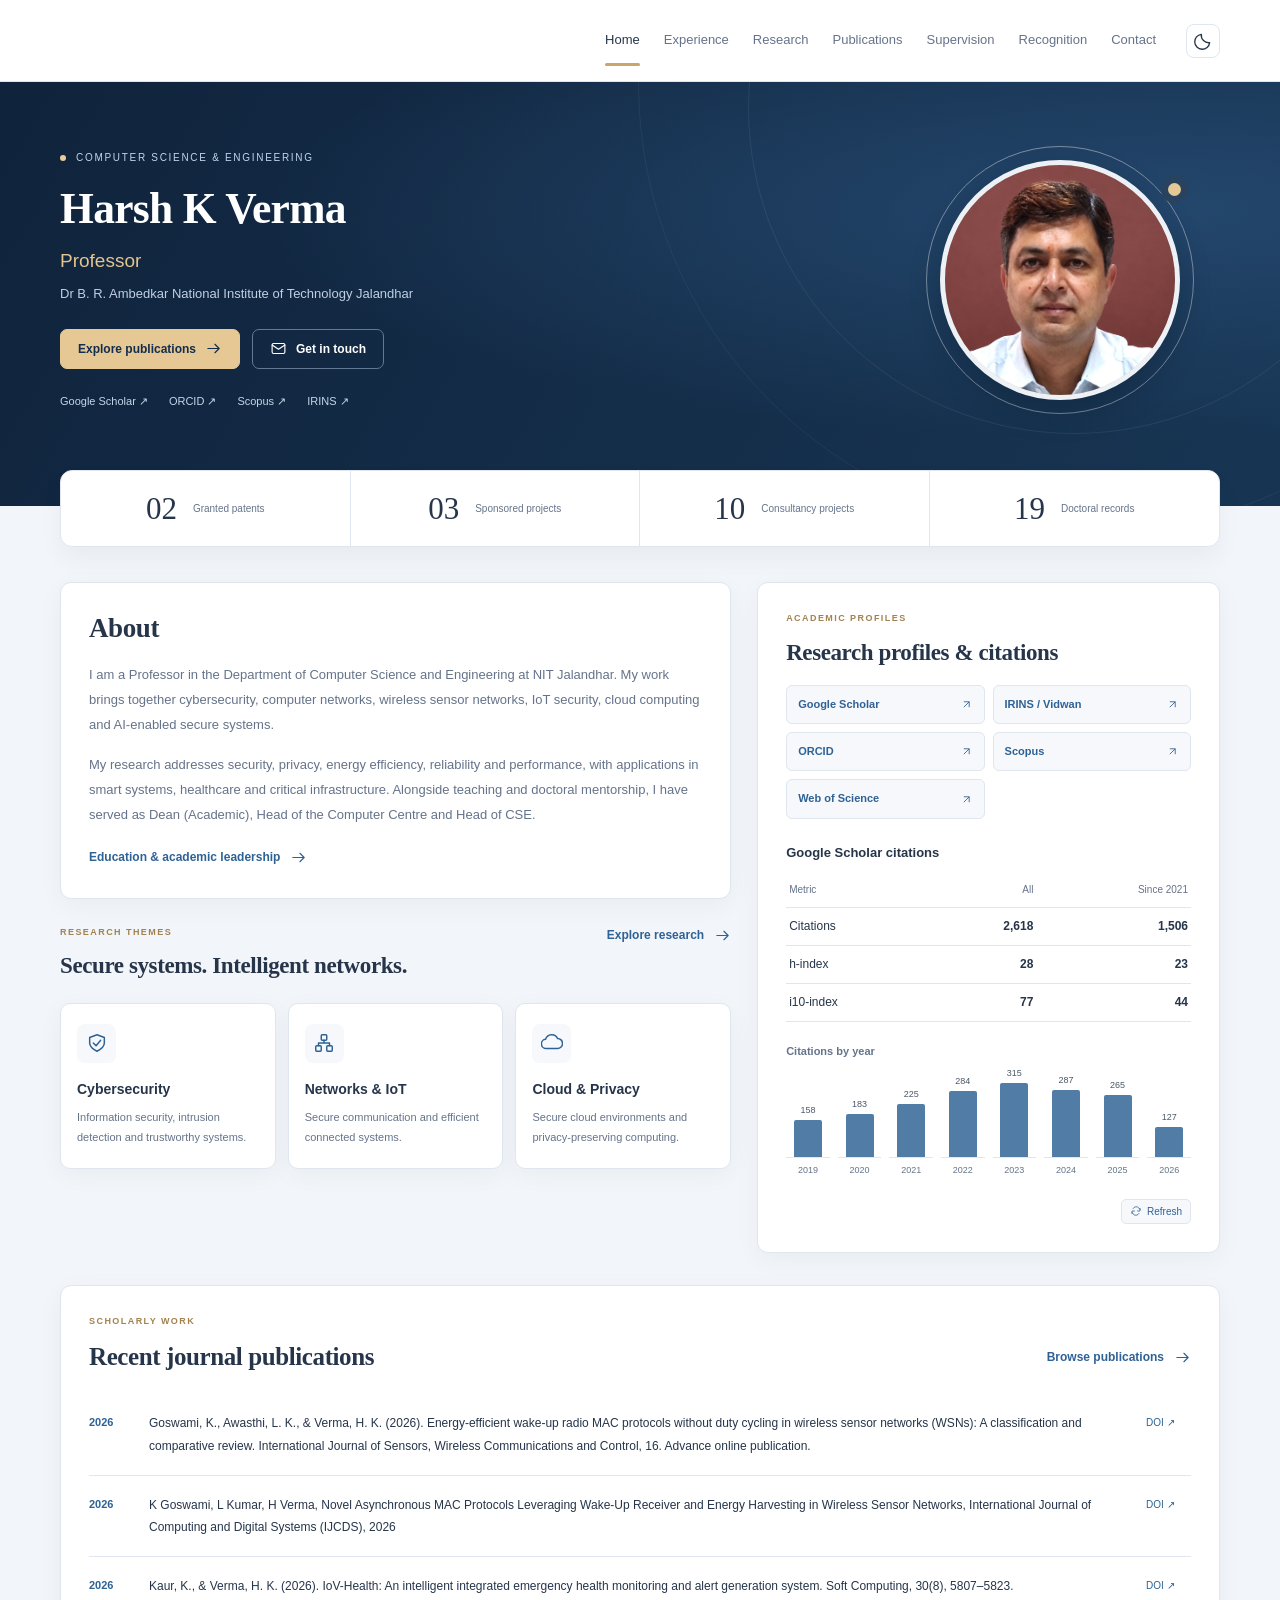
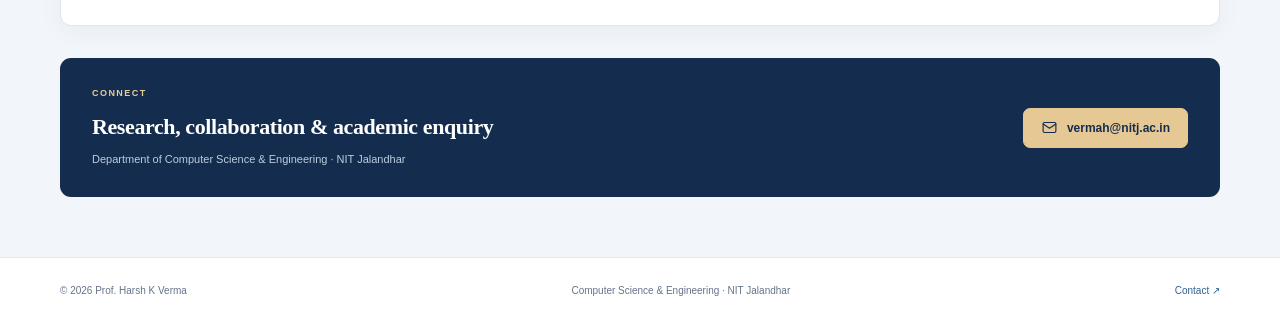
<file: index.html>
<!doctype html>
<html lang="en">
  <head>
    <meta charset="utf-8" />
    <meta name="viewport" content="width=device-width,initial-scale=1" />
    <meta
      name="description"
      content="Home of Prof. Harsh K Verma, Professor of Computer Science and Engineering at NIT Jalandhar."
    />
    <meta name="theme-color" content="#142d4e" />
    <title>Home | Prof. Harsh K Verma</title>
    <link rel="canonical" href="https://harsh-verma-nitj.github.io/" />
    <link rel="stylesheet" href="assets/style.css?v=20261007-5" />
    <link rel="icon" type="image/svg+xml" href="assets/favicon.svg" />
  </head>
  <body>
    <a class="skip-link" href="#content">Skip to content</a>
    <!-- Navigation -->
    <header class="site-header">
      <div class="container nav-wrap">
        <nav id="primary-nav" class="nav" aria-label="Primary navigation">
          <a href="index.html" aria-current="page">Home</a>
          <a href="experience.html">Experience</a>
          <a href="research.html">Research</a>
          <a href="publications.html">Publications</a>
          <a href="supervision.html">Supervision</a>
          <a href="service.html">Recognition</a>
          <a href="contact.html">Contact</a>
        </nav>
        <div class="header-tools">
          <button
            id="theme-toggle"
            class="icon-button"
            type="button"
            aria-label="Switch to dark mode"
            aria-pressed="false"
          >
            <svg
              viewBox="0 0 24 24"
              fill="none"
              stroke="currentColor"
              stroke-width="1.6"
              stroke-linecap="round"
              stroke-linejoin="round"
              aria-hidden="true"
            >
              <path d="M20 14A9 9 0 0 1 10 4a9 9 0 1 0 10 10Z" />
            </svg>
          </button>
          <button
            class="menu-toggle icon-button"
            aria-label="Open navigation"
            aria-controls="primary-nav"
            aria-expanded="false"
          >
            ☰
          </button>
        </div>
      </div>
    </header>
    <!-- Page content -->
    <main id="content">
      <!-- Profile and portrait -->
      <section class="hero">
        <div class="container hero-inner">
          <div class="hero-copy">
            <p class="eyebrow">
              <span></span>
              Computer Science &amp; Engineering
            </p>
            <h1>Harsh K Verma</h1>
            <p class="hero-role">Professor</p>
            <p class="hero-institute">
              Dr B. R. Ambedkar National Institute of Technology Jalandhar
            </p>
            <div class="actions">
              <a class="btn primary" href="publications.html">
                Explore publications
                <svg
                  viewBox="0 0 24 24"
                  fill="none"
                  stroke="currentColor"
                  stroke-width="1.6"
                  stroke-linecap="round"
                  stroke-linejoin="round"
                  aria-hidden="true"
                >
                  <path d="M4 12h16m-6-6 6 6-6 6" />
                </svg>
              </a>
              <a class="btn outline" href="mailto:vermah@nitj.ac.in">
                <svg
                  viewBox="0 0 24 24"
                  fill="none"
                  stroke="currentColor"
                  stroke-width="1.6"
                  stroke-linecap="round"
                  stroke-linejoin="round"
                  aria-hidden="true"
                >
                  <rect x="3" y="5" width="18" height="14" rx="2" />
                  <path d="m3 7 9 6 9-6" />
                </svg>
                Get in touch
              </a>
            </div>
            <div class="hero-profile-links">
              <a
                href="https://scholar.google.com/citations?hl=en&amp;user=h0edtgIAAAAJ"
                target="_blank"
                rel="noopener"
              >
                Google Scholar ↗
              </a>
              <a
                href="https://orcid.org/0000-0003-4826-6150"
                target="_blank"
                rel="noopener"
              >
                ORCID ↗
              </a>
              <a
                href="https://www.scopus.com/authid/detail.uri?authorId=57204684351"
                target="_blank"
                rel="noopener"
              >
                Scopus ↗
              </a>
              <a
                href="https://nitj.irins.org/profile/90371"
                target="_blank"
                rel="noopener"
              >
                IRINS ↗
              </a>
            </div>
          </div>
          <div class="hero-photo-area">
            <div class="portrait-orbit">
              <img
                src="assets/profile-maroon-v2.jpg"
                alt="Prof. Harsh K Verma"
                class="hero-portrait"
                width="240"
                height="240"
              />
            </div>
          </div>
        </div>
      </section>
      <div class="container home-content">
        <div class="highlights" aria-label="Documented profile highlights">
          <a href="research.html#patents">
            <b>02</b>
            <span>Granted patents</span>
          </a>
          <a href="research.html#projects">
            <b>03</b>
            <span>Sponsored projects</span>
          </a>
          <a href="research.html#consultancy">
            <b>10</b>
            <span>Consultancy projects</span>
          </a>
          <a href="supervision.html">
            <b>19</b>
            <span>Doctoral records</span>
          </a>
        </div>
        <div class="home-grid">
          <div class="home-overview">
            <!-- About -->
            <section class="surface about-surface">
              <h2>About</h2>
              <p>
                I am a Professor in the Department of Computer Science and
                Engineering at NIT Jalandhar. My work brings together
                cybersecurity, computer networks, wireless sensor networks, IoT
                security, cloud computing and AI-enabled secure systems.
              </p>
              <p>
                My research addresses security, privacy, energy efficiency,
                reliability and performance, with applications in smart systems,
                healthcare and critical infrastructure. Alongside teaching and
                doctoral mentorship, I have served as Dean (Academic), Head of
                the Computer Centre and Head of CSE.
              </p>
              <a class="text-link" href="experience.html">
                Education &amp; academic leadership
                <svg
                  viewBox="0 0 24 24"
                  fill="none"
                  stroke="currentColor"
                  stroke-width="1.6"
                  stroke-linecap="round"
                  stroke-linejoin="round"
                  aria-hidden="true"
                >
                  <path d="M4 12h16m-6-6 6 6-6 6" />
                </svg>
              </a>
            </section>
            <!-- Research themes -->
            <section class="home-section">
              <div class="section-top">
                <div>
                  <p class="section-kicker">Research themes</p>
                  <h2>Secure systems. Intelligent networks.</h2>
                </div>
                <a class="text-link" href="research.html">
                  Explore research
                  <svg
                    viewBox="0 0 24 24"
                    fill="none"
                    stroke="currentColor"
                    stroke-width="1.6"
                    stroke-linecap="round"
                    stroke-linejoin="round"
                    aria-hidden="true"
                  >
                    <path d="M4 12h16m-6-6 6 6-6 6" />
                  </svg>
                </a>
              </div>
              <div class="theme-grid">
                <a class="theme-card" href="research.html#research">
                  <span class="theme-icon">
                    <svg
                      viewBox="0 0 24 24"
                      fill="none"
                      stroke="currentColor"
                      stroke-width="1.6"
                      stroke-linecap="round"
                      stroke-linejoin="round"
                      aria-hidden="true"
                    >
                      <path d="M12 3 4 6v6c0 5 8 9 8 9s8-4 8-9V6l-8-3Z" />
                      <path d="m8 12 3 3 5-6" />
                    </svg>
                  </span>
                  <h3>Cybersecurity</h3>
                  <p>
                    Information security, intrusion detection and trustworthy
                    systems.
                  </p>
                </a>
                <a class="theme-card" href="research.html#research">
                  <span class="theme-icon">
                    <svg
                      viewBox="0 0 24 24"
                      fill="none"
                      stroke="currentColor"
                      stroke-width="1.6"
                      stroke-linecap="round"
                      stroke-linejoin="round"
                      aria-hidden="true"
                    >
                      <rect x="9" y="3" width="6" height="6" rx="1" />
                      <rect x="3" y="15" width="6" height="6" rx="1" />
                      <rect x="15" y="15" width="6" height="6" rx="1" />
                      <path d="M12 9v3M6 15v-3h12v3" />
                    </svg>
                  </span>
                  <h3>Networks &amp; IoT</h3>
                  <p>Secure communication and efficient connected systems.</p>
                </a>
                <a class="theme-card" href="research.html#research">
                  <span class="theme-icon">
                    <svg
                      viewBox="0 0 24 24"
                      fill="none"
                      stroke="currentColor"
                      stroke-width="1.6"
                      stroke-linecap="round"
                      stroke-linejoin="round"
                      aria-hidden="true"
                    >
                      <path
                        d="M6 18a5 5 0 0 1-1-10 7 7 0 0 1 13-1 5.5 5.5 0 0 1 0 11H6Z"
                      />
                    </svg>
                  </span>
                  <h3>Cloud &amp; Privacy</h3>
                  <p>
                    Secure cloud environments and privacy-preserving computing.
                  </p>
                </a>
              </div>
            </section>
          </div>
          <!-- Research profiles and citation figures -->
          <section
            class="surface scholar-surface"
            id="scholar-metrics"
            aria-labelledby="scholar-heading"
          >
            <p class="section-kicker">Academic profiles</p>
            <h2 id="scholar-heading">Research profiles &amp; citations</h2>
            <div class="research-profiles">
              <a
                href="https://scholar.google.com/citations?hl=en&amp;user=h0edtgIAAAAJ"
                target="_blank"
                rel="noopener noreferrer"
              >
                Google Scholar
                <svg
                  viewBox="0 0 24 24"
                  fill="none"
                  stroke="currentColor"
                  stroke-width="1.6"
                  aria-hidden="true"
                >
                  <path d="M7 17 17 7M7 7h10v10" />
                </svg>
              </a>
              <a
                href="https://nitj.irins.org/profile/90371"
                target="_blank"
                rel="noopener noreferrer"
              >
                IRINS / Vidwan
                <svg
                  viewBox="0 0 24 24"
                  fill="none"
                  stroke="currentColor"
                  stroke-width="1.6"
                  aria-hidden="true"
                >
                  <path d="M7 17 17 7M7 7h10v10" />
                </svg>
              </a>
              <a
                href="https://orcid.org/0000-0003-4826-6150"
                target="_blank"
                rel="noopener noreferrer"
              >
                ORCID
                <svg
                  viewBox="0 0 24 24"
                  fill="none"
                  stroke="currentColor"
                  stroke-width="1.6"
                  aria-hidden="true"
                >
                  <path d="M7 17 17 7M7 7h10v10" />
                </svg>
              </a>
              <a
                href="https://www.scopus.com/authid/detail.uri?authorId=57204684351"
                target="_blank"
                rel="noopener noreferrer"
              >
                Scopus
                <svg
                  viewBox="0 0 24 24"
                  fill="none"
                  stroke="currentColor"
                  stroke-width="1.6"
                  aria-hidden="true"
                >
                  <path d="M7 17 17 7M7 7h10v10" />
                </svg>
              </a>
              <a
                href="https://www.webofscience.com/wos/author/record/Y-4606-2019"
                target="_blank"
                rel="noopener noreferrer"
              >
                Web of Science
                <svg
                  viewBox="0 0 24 24"
                  fill="none"
                  stroke="currentColor"
                  stroke-width="1.6"
                  aria-hidden="true"
                >
                  <path d="M7 17 17 7M7 7h10v10" />
                </svg>
              </a>
            </div>
            <div class="scholar-table-wrap">
              <table class="scholar-table">
                <caption>
                  Google Scholar citations
                </caption>
                <thead>
                  <tr>
                    <th scope="col">Metric</th>
                    <th scope="col">All</th>
                    <th scope="col" id="scholar-recent">Since 2021</th>
                  </tr>
                </thead>
                <tbody>
                  <tr>
                    <th scope="row">Citations</th>
                    <td data-metric="citations" data-period="all">2,618</td>
                    <td data-metric="citations" data-period="recent">1,506</td>
                  </tr>
                  <tr>
                    <th scope="row">h-index</th>
                    <td data-metric="h_index" data-period="all">28</td>
                    <td data-metric="h_index" data-period="recent">23</td>
                  </tr>
                  <tr>
                    <th scope="row">i10-index</th>
                    <td data-metric="i10_index" data-period="all">77</td>
                    <td data-metric="i10_index" data-period="recent">44</td>
                  </tr>
                </tbody>
              </table>
            </div>
            <div class="citation-chart-heading">Citations by year</div>
            <ol
              class="citation-chart"
              id="scholar-chart"
              aria-label="Annual Google Scholar citations"
            >
              <li aria-label="2019: 158 citations">
                <span class="citation-column">
                  <span class="citation-bar" style="--bar-height: 50.16%">
                    <span class="citation-value">158</span>
                  </span>
                </span>
                <span class="citation-year">2019</span>
              </li>
              <li aria-label="2020: 183 citations">
                <span class="citation-column">
                  <span class="citation-bar" style="--bar-height: 58.1%">
                    <span class="citation-value">183</span>
                  </span>
                </span>
                <span class="citation-year">2020</span>
              </li>
              <li aria-label="2021: 225 citations">
                <span class="citation-column">
                  <span class="citation-bar" style="--bar-height: 71.43%">
                    <span class="citation-value">225</span>
                  </span>
                </span>
                <span class="citation-year">2021</span>
              </li>
              <li aria-label="2022: 284 citations">
                <span class="citation-column">
                  <span class="citation-bar" style="--bar-height: 90.16%">
                    <span class="citation-value">284</span>
                  </span>
                </span>
                <span class="citation-year">2022</span>
              </li>
              <li aria-label="2023: 315 citations">
                <span class="citation-column">
                  <span class="citation-bar" style="--bar-height: 100%">
                    <span class="citation-value">315</span>
                  </span>
                </span>
                <span class="citation-year">2023</span>
              </li>
              <li aria-label="2024: 287 citations">
                <span class="citation-column">
                  <span class="citation-bar" style="--bar-height: 91.11%">
                    <span class="citation-value">287</span>
                  </span>
                </span>
                <span class="citation-year">2024</span>
              </li>
              <li aria-label="2025: 265 citations">
                <span class="citation-column">
                  <span class="citation-bar" style="--bar-height: 84.13%">
                    <span class="citation-value">265</span>
                  </span>
                </span>
                <span class="citation-year">2025</span>
              </li>
              <li aria-label="2026: 127 citations">
                <span class="citation-column">
                  <span class="citation-bar" style="--bar-height: 40.32%">
                    <span class="citation-value">127</span>
                  </span>
                </span>
                <span class="citation-year">2026</span>
              </li>
            </ol>
            <p class="scholar-updated">
              <time hidden id="scholar-updated" datetime="2026-10-08T09:23:39+00:00">
                8 Oct 2026
              </time>
              <button
                type="button"
                id="scholar-refresh"
                class="scholar-refresh"
                title="Check current Google Scholar figures"
                aria-controls="scholar-metrics"
                disabled
              >
                <svg
                  viewBox="0 0 24 24"
                  fill="none"
                  stroke="currentColor"
                  stroke-width="1.6"
                  stroke-linecap="round"
                  stroke-linejoin="round"
                  aria-hidden="true"
                >
                  <path d="M20 7v5h-5M4 17v-5h5" />
                  <path
                    d="M6.1 7a7 7 0 0 1 11.7-1L20 9M4 15l2.2 3A7 7 0 0 0 17.9 17"
                  />
                </svg>
                <span id="scholar-refresh-label">Refresh</span>
              </button>
            </p>
            <span
              id="scholar-refresh-status"
              hidden
              role="status"
              aria-live="polite"
            ></span>
          </section>
        </div>

        <!-- Recent publications -->
        <section class="surface home-publications">
          <div class="section-top">
            <div>
              <p class="section-kicker">Scholarly work</p>
              <h2>Recent journal publications</h2>
            </div>
            <a class="text-link" href="publications.html">
              Browse publications
              <svg
                viewBox="0 0 24 24"
                fill="none"
                stroke="currentColor"
                stroke-width="1.6"
                stroke-linecap="round"
                stroke-linejoin="round"
                aria-hidden="true"
              >
                <path d="M4 12h16m-6-6 6 6-6 6" />
              </svg>
            </a>
          </div>
          <article class="recent-paper">
            <span class="paper-year">2026</span>
            <p>
              Goswami, K., Awasthi, L. K., &amp; Verma, H. K. (2026).
              Energy-efficient wake-up radio MAC protocols without duty cycling
              in wireless sensor networks (WSNs): A classification and
              comparative review. International Journal of Sensors, Wireless
              Communications and Control, 16. Advance online publication.
            </p>
            <a
              href="https://doi.org/10.2174/0122103279413470251211053724"
              target="_blank"
              rel="noopener"
              aria-label="Open DOI for publication"
            >
              DOI ↗
            </a>
          </article>
          <article class="recent-paper">
            <span class="paper-year">2026</span>
            <p>
              K Goswami, L Kumar, H Verma, Novel Asynchronous MAC Protocols
              Leveraging Wake-Up Receiver and Energy Harvesting in Wireless
              Sensor Networks, International Journal of Computing and Digital
              Systems (IJCDS), 2026
            </p>
            <a
              href="https://doi.org/10.12785/ijcds/1571172390"
              target="_blank"
              rel="noopener"
              aria-label="Open DOI for publication"
            >
              DOI ↗
            </a>
          </article>
          <article class="recent-paper">
            <span class="paper-year">2026</span>
            <p>
              Kaur, K., &amp; Verma, H. K. (2026). IoV-Health: An intelligent
              integrated emergency health monitoring and alert generation
              system. Soft Computing, 30(8), 5807–5823.
            </p>
            <a
              href="https://doi.org/10.1007/s00500-023-08251-4"
              target="_blank"
              rel="noopener"
              aria-label="Open DOI for publication"
            >
              DOI ↗
            </a>
          </article>
        </section>
        <!-- Contact -->
        <section class="contact-banner">
          <div>
            <p class="section-kicker">Connect</p>
            <h2>Research, collaboration &amp; academic enquiry</h2>
            <p>
              Department of Computer Science &amp; Engineering · NIT Jalandhar
            </p>
          </div>
          <a class="btn primary" href="mailto:vermah@nitj.ac.in">
            <svg
              viewBox="0 0 24 24"
              fill="none"
              stroke="currentColor"
              stroke-width="1.6"
              stroke-linecap="round"
              stroke-linejoin="round"
              aria-hidden="true"
            >
              <rect x="3" y="5" width="18" height="14" rx="2" />
              <path d="m3 7 9 6 9-6" />
            </svg>
            vermah@nitj.ac.in
          </a>
        </section>
      </div>
    </main>
    <!-- Footer -->
    <footer>
      <div class="container footer-inner">
        <span>
          ©
          <span id="year"></span>
          Prof. Harsh K Verma
        </span>
        <span>Computer Science &amp; Engineering · NIT Jalandhar</span>
        <a href="mailto:vermah@nitj.ac.in">Contact ↗</a>
      </div>
    </footer>
    <script src="assets/script.js?v=20261008-1"></script>
  </body>
</html>
</file>
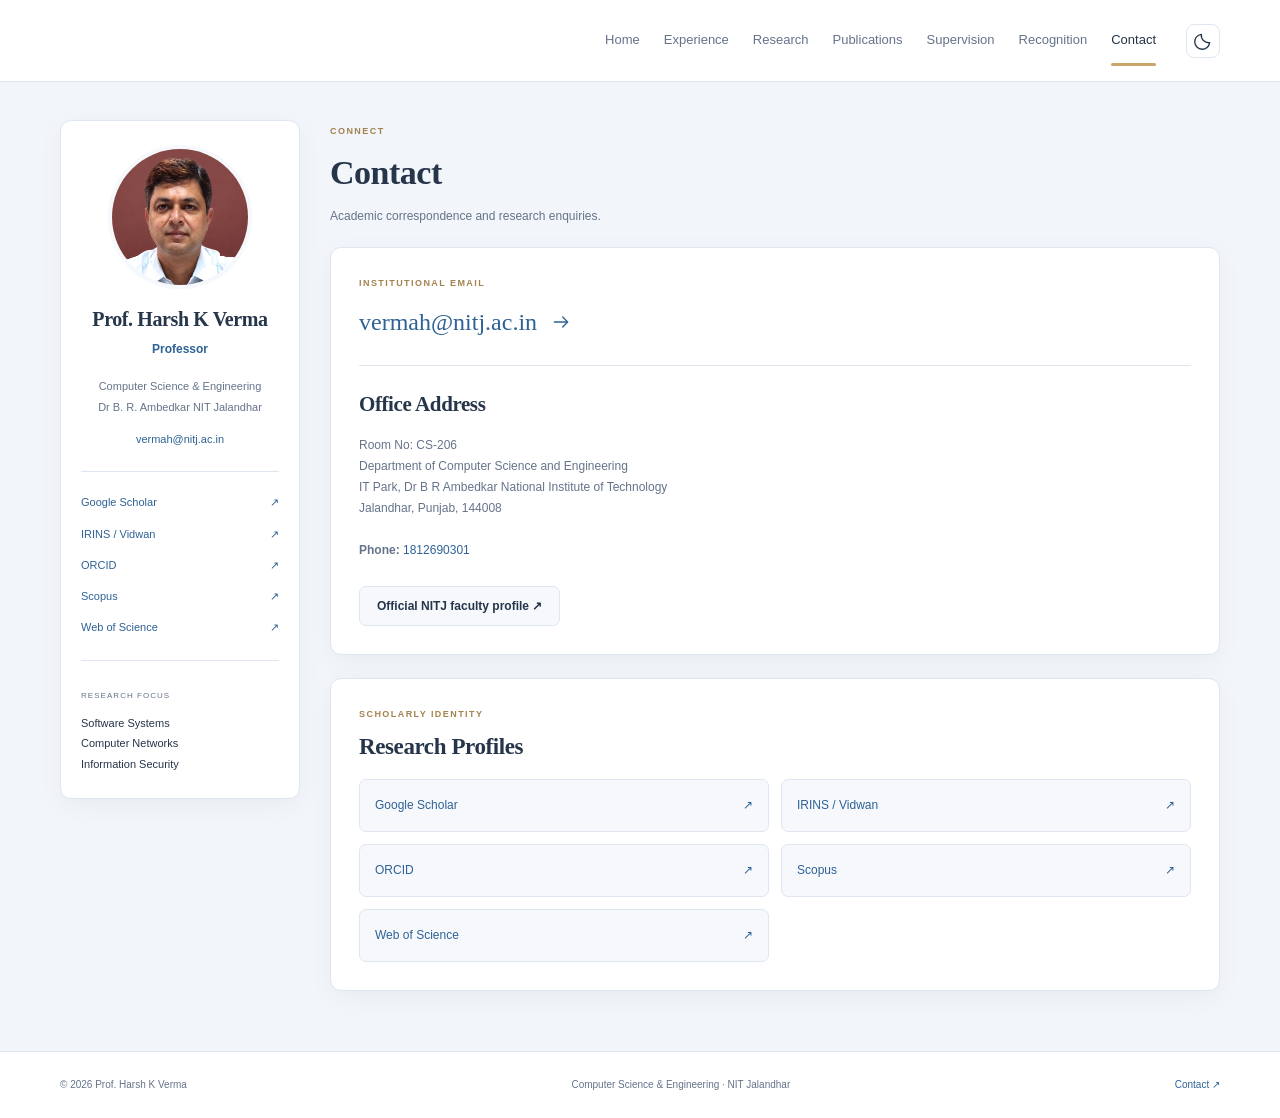
<file: contact.html>
<!doctype html>
<html lang="en">
  <head>
    <meta charset="utf-8" />
    <meta name="viewport" content="width=device-width,initial-scale=1" />
    <meta
      name="description"
      content="Contact of Prof. Harsh K Verma, Professor of Computer Science and Engineering at NIT Jalandhar."
    />
    <meta name="theme-color" content="#142d4e" />
    <title>Contact | Prof. Harsh K Verma</title>
    <link
      rel="canonical"
      href="https://harsh-verma-nitj.github.io/contact.html"
    />
    <link rel="stylesheet" href="assets/style.css?v=20261007-5" />
    <link rel="icon" type="image/svg+xml" href="assets/favicon.svg" />
  </head>
  <body>
    <a class="skip-link" href="#content">Skip to content</a>
    <!-- Navigation -->
    <header class="site-header">
      <div class="container nav-wrap">
        <nav id="primary-nav" class="nav" aria-label="Primary navigation">
          <a href="index.html">Home</a>
          <a href="experience.html">Experience</a>
          <a href="research.html">Research</a>
          <a href="publications.html">Publications</a>
          <a href="supervision.html">Supervision</a>
          <a href="service.html">Recognition</a>
          <a href="contact.html" aria-current="page">Contact</a>
        </nav>
        <div class="header-tools">
          <button
            id="theme-toggle"
            class="icon-button"
            type="button"
            aria-label="Switch to dark mode"
            aria-pressed="false"
          >
            <svg
              viewBox="0 0 24 24"
              fill="none"
              stroke="currentColor"
              stroke-width="1.6"
              stroke-linecap="round"
              stroke-linejoin="round"
              aria-hidden="true"
            >
              <path d="M20 14A9 9 0 0 1 10 4a9 9 0 1 0 10 10Z" />
            </svg>
          </button>
          <button
            class="menu-toggle icon-button"
            aria-label="Open navigation"
            aria-controls="primary-nav"
            aria-expanded="false"
          >
            ☰
          </button>
        </div>
      </div>
    </header>
    <div class="container page-layout">
      <!-- Profile sidebar -->
      <aside class="profile-sidebar" aria-label="Academic profile">
        <img
          src="assets/profile-maroon-v2.jpg"
          alt="Prof. Harsh K Verma"
          class="side-portrait"
          width="176"
          height="176"
        />
        <h2>Prof. Harsh K Verma</h2>
        <p class="side-designation">Professor</p>
        <p>
          Computer Science &amp; Engineering
          <br />
          Dr B. R. Ambedkar NIT Jalandhar
        </p>
        <a class="side-email" href="mailto:vermah@nitj.ac.in">
          vermah@nitj.ac.in
        </a>
        <div class="side-links">
          <a
            href="https://scholar.google.com/citations?hl=en&amp;user=h0edtgIAAAAJ"
            target="_blank"
            rel="noopener"
          >
            Google Scholar
            <span>↗</span>
          </a>
          <a
            href="https://nitj.irins.org/profile/90371"
            target="_blank"
            rel="noopener"
          >
            IRINS / Vidwan
            <span>↗</span>
          </a>
          <a
            href="https://orcid.org/0000-0003-4826-6150"
            target="_blank"
            rel="noopener"
          >
            ORCID
            <span>↗</span>
          </a>
          <a
            href="https://www.scopus.com/authid/detail.uri?authorId=57204684351"
            target="_blank"
            rel="noopener"
          >
            Scopus
            <span>↗</span>
          </a>
          <a
            href="https://www.webofscience.com/wos/author/record/Y-4606-2019"
            target="_blank"
            rel="noopener"
          >
            Web of Science
            <span>↗</span>
          </a>
        </div>
        <div class="side-note">
          <span>RESEARCH FOCUS</span>
          <p>
            Software Systems
            <br />
            Computer Networks
            <br />
            Information Security
          </p>
        </div>
      </aside>
      <!-- Page content -->
      <main id="content" class="page-content">
        <div class="page-heading">
          <p class="section-kicker">Connect</p>
          <h1>Contact</h1>
          <p>Academic correspondence and research enquiries.</p>
        </div>
        <!-- Email, office address and phone -->
        <section class="surface">
          <p class="section-kicker">Institutional email</p>
          <a class="contact-email" href="mailto:vermah@nitj.ac.in">
            vermah@nitj.ac.in
            <svg
              viewBox="0 0 24 24"
              fill="none"
              stroke="currentColor"
              stroke-width="1.6"
              stroke-linecap="round"
              stroke-linejoin="round"
              aria-hidden="true"
            >
              <path d="M4 12h16m-6-6 6 6-6 6" />
            </svg>
          </a>
          <div class="contact-address">
            <h2>Office Address</h2>
            <p>
              Room No: CS-206
              <br />
              Department of Computer Science and Engineering
              <br />
              IT Park, Dr B R Ambedkar National Institute of Technology
              <br />
              Jalandhar, Punjab, 144008
              <br />
              <br />
              <strong>Phone:</strong>
              <a href="tel:+911812690301">1812690301</a>
            </p>
          </div>
          <a
            class="btn secondary"
            href="https://departments.nitj.ac.in/dept/cse/Faculty/6430445438bff038a7805712"
            target="_blank"
            rel="noopener"
          >
            Official NITJ faculty profile ↗
          </a>
        </section>
        <!-- Research profile links -->
        <section class="surface">
          <p class="section-kicker">Scholarly identity</p>
          <h2>Research Profiles</h2>
          <div class="contact-profiles">
            <a
              href="https://scholar.google.com/citations?hl=en&amp;user=h0edtgIAAAAJ"
              target="_blank"
              rel="noopener"
            >
              Google Scholar
              <span>↗</span>
            </a>
            <a
              href="https://nitj.irins.org/profile/90371"
              target="_blank"
              rel="noopener"
            >
              IRINS / Vidwan
              <span>↗</span>
            </a>
            <a
              href="https://orcid.org/0000-0003-4826-6150"
              target="_blank"
              rel="noopener"
            >
              ORCID
              <span>↗</span>
            </a>
            <a
              href="https://www.scopus.com/authid/detail.uri?authorId=57204684351"
              target="_blank"
              rel="noopener"
            >
              Scopus
              <span>↗</span>
            </a>
            <a
              href="https://www.webofscience.com/wos/author/record/Y-4606-2019"
              target="_blank"
              rel="noopener"
            >
              Web of Science
              <span>↗</span>
            </a>
          </div>
        </section>
      </main>
    </div>
    <!-- Footer -->
    <footer>
      <div class="container footer-inner">
        <span>
          ©
          <span id="year"></span>
          Prof. Harsh K Verma
        </span>
        <span>Computer Science &amp; Engineering · NIT Jalandhar</span>
        <a href="mailto:vermah@nitj.ac.in">Contact ↗</a>
      </div>
    </footer>
    <script src="assets/script.js?v=20261007-5"></script>
  </body>
</html>
</file>
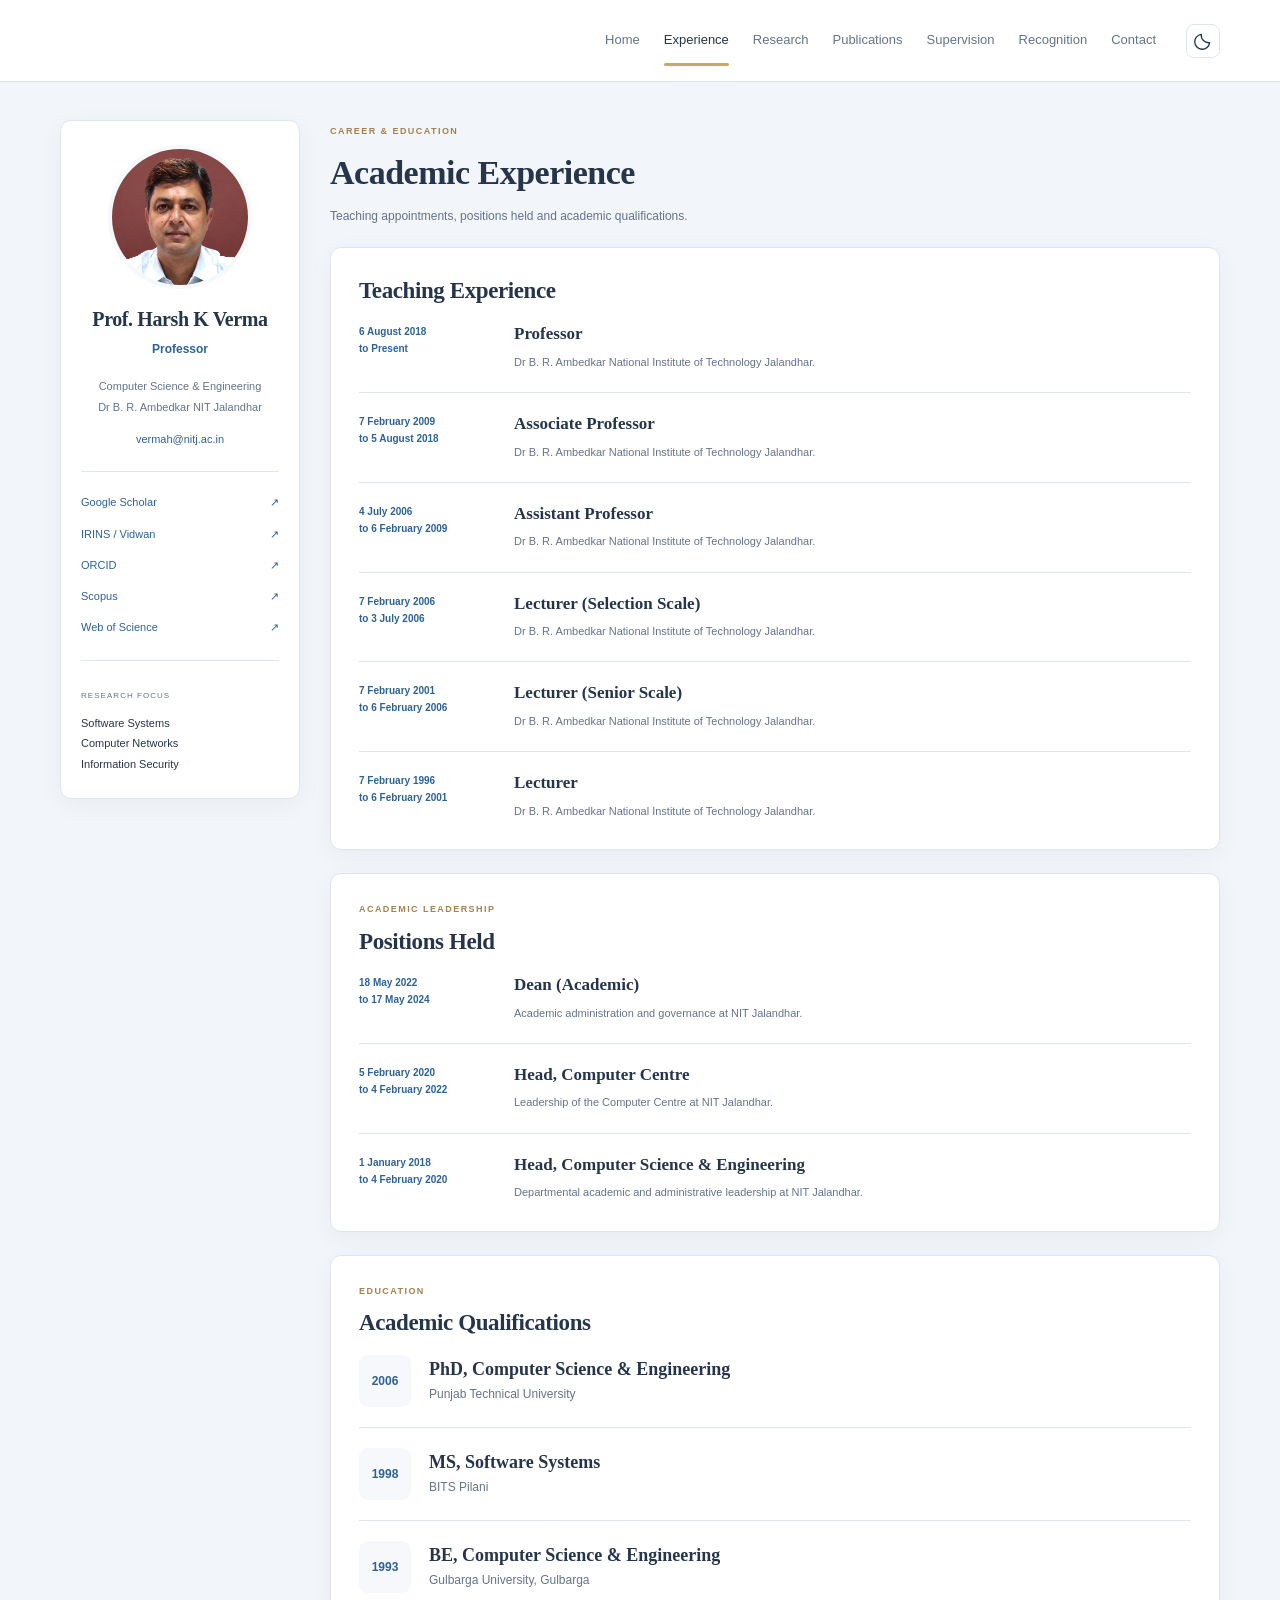
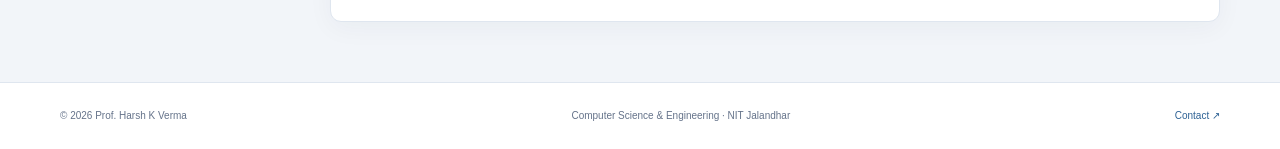
<file: experience.html>
<!doctype html>
<html lang="en">
  <head>
    <meta charset="utf-8" />
    <meta name="viewport" content="width=device-width,initial-scale=1" />
    <meta
      name="description"
      content="Experience of Prof. Harsh K Verma, Professor of Computer Science and Engineering at NIT Jalandhar."
    />
    <meta name="theme-color" content="#142d4e" />
    <title>Experience | Prof. Harsh K Verma</title>
    <link
      rel="canonical"
      href="https://harsh-verma-nitj.github.io/experience.html"
    />
    <link rel="stylesheet" href="assets/style.css?v=20261007-5" />
    <link rel="icon" type="image/svg+xml" href="assets/favicon.svg" />
  </head>
  <body>
    <a class="skip-link" href="#content">Skip to content</a>
    <!-- Navigation -->
    <header class="site-header">
      <div class="container nav-wrap">
        <nav id="primary-nav" class="nav" aria-label="Primary navigation">
          <a href="index.html">Home</a>
          <a href="experience.html" aria-current="page">Experience</a>
          <a href="research.html">Research</a>
          <a href="publications.html">Publications</a>
          <a href="supervision.html">Supervision</a>
          <a href="service.html">Recognition</a>
          <a href="contact.html">Contact</a>
        </nav>
        <div class="header-tools">
          <button
            id="theme-toggle"
            class="icon-button"
            type="button"
            aria-label="Switch to dark mode"
            aria-pressed="false"
          >
            <svg
              viewBox="0 0 24 24"
              fill="none"
              stroke="currentColor"
              stroke-width="1.6"
              stroke-linecap="round"
              stroke-linejoin="round"
              aria-hidden="true"
            >
              <path d="M20 14A9 9 0 0 1 10 4a9 9 0 1 0 10 10Z" />
            </svg>
          </button>
          <button
            class="menu-toggle icon-button"
            aria-label="Open navigation"
            aria-controls="primary-nav"
            aria-expanded="false"
          >
            ☰
          </button>
        </div>
      </div>
    </header>
    <div class="container page-layout">
      <!-- Profile sidebar -->
      <aside class="profile-sidebar" aria-label="Academic profile">
        <img
          src="assets/profile-maroon-v2.jpg"
          alt="Prof. Harsh K Verma"
          class="side-portrait"
          width="176"
          height="176"
        />
        <h2>Prof. Harsh K Verma</h2>
        <p class="side-designation">Professor</p>
        <p>
          Computer Science &amp; Engineering
          <br />
          Dr B. R. Ambedkar NIT Jalandhar
        </p>
        <a class="side-email" href="mailto:vermah@nitj.ac.in">
          vermah@nitj.ac.in
        </a>
        <div class="side-links">
          <a
            href="https://scholar.google.com/citations?hl=en&amp;user=h0edtgIAAAAJ"
            target="_blank"
            rel="noopener"
          >
            Google Scholar
            <span>↗</span>
          </a>
          <a
            href="https://nitj.irins.org/profile/90371"
            target="_blank"
            rel="noopener"
          >
            IRINS / Vidwan
            <span>↗</span>
          </a>
          <a
            href="https://orcid.org/0000-0003-4826-6150"
            target="_blank"
            rel="noopener"
          >
            ORCID
            <span>↗</span>
          </a>
          <a
            href="https://www.scopus.com/authid/detail.uri?authorId=57204684351"
            target="_blank"
            rel="noopener"
          >
            Scopus
            <span>↗</span>
          </a>
          <a
            href="https://www.webofscience.com/wos/author/record/Y-4606-2019"
            target="_blank"
            rel="noopener"
          >
            Web of Science
            <span>↗</span>
          </a>
        </div>
        <div class="side-note">
          <span>RESEARCH FOCUS</span>
          <p>
            Software Systems
            <br />
            Computer Networks
            <br />
            Information Security
          </p>
        </div>
      </aside>
      <!-- Page content -->
      <main id="content" class="page-content">
        <div class="page-heading">
          <p class="section-kicker">Career & education</p>
          <h1>Academic Experience</h1>
          <p>
            Teaching appointments, positions held and academic qualifications.
          </p>
        </div>
        <!-- Teaching experience -->
        <section id="teaching-experience" class="surface">
          <h2>Teaching Experience</h2>
          <div class="timeline">
            <div class="timeline-item">
              <div class="year">
                6 August 2018
                <br />
                to Present
              </div>
              <div>
                <h3>Professor</h3>
                <p>
                  Dr B. R. Ambedkar National Institute of Technology Jalandhar.
                </p>
              </div>
            </div>
            <div class="timeline-item">
              <div class="year">
                7 February 2009
                <br />
                to 5 August 2018
              </div>
              <div>
                <h3>Associate Professor</h3>
                <p>
                  Dr B. R. Ambedkar National Institute of Technology Jalandhar.
                </p>
              </div>
            </div>
            <div class="timeline-item">
              <div class="year">
                4 July 2006
                <br />
                to 6 February 2009
              </div>
              <div>
                <h3>Assistant Professor</h3>
                <p>
                  Dr B. R. Ambedkar National Institute of Technology Jalandhar.
                </p>
              </div>
            </div>
            <div class="timeline-item">
              <div class="year">
                7 February 2006
                <br />
                to 3 July 2006
              </div>
              <div>
                <h3>Lecturer (Selection Scale)</h3>
                <p>
                  Dr B. R. Ambedkar National Institute of Technology Jalandhar.
                </p>
              </div>
            </div>
            <div class="timeline-item">
              <div class="year">
                7 February 2001
                <br />
                to 6 February 2006
              </div>
              <div>
                <h3>Lecturer (Senior Scale)</h3>
                <p>
                  Dr B. R. Ambedkar National Institute of Technology Jalandhar.
                </p>
              </div>
            </div>
            <div class="timeline-item">
              <div class="year">
                7 February 1996
                <br />
                to 6 February 2001
              </div>
              <div>
                <h3>Lecturer</h3>
                <p>
                  Dr B. R. Ambedkar National Institute of Technology Jalandhar.
                </p>
              </div>
            </div>
          </div>
        </section>
        <!-- Positions held -->
        <section id="positions-held" class="surface">
          <p class="section-kicker">Academic leadership</p>
          <h2>Positions Held</h2>
          <div class="timeline">
            <div class="timeline-item">
              <div class="year">
                18 May 2022
                <br />
                to 17 May 2024
              </div>
              <div>
                <h3>Dean (Academic)</h3>
                <p>Academic administration and governance at NIT Jalandhar.</p>
              </div>
            </div>
            <div class="timeline-item">
              <div class="year">
                5 February 2020
                <br />
                to 4 February 2022
              </div>
              <div>
                <h3>Head, Computer Centre</h3>
                <p>Leadership of the Computer Centre at NIT Jalandhar.</p>
              </div>
            </div>
            <div class="timeline-item">
              <div class="year">
                1 January 2018
                <br />
                to 4 February 2020
              </div>
              <div>
                <h3>Head, Computer Science &amp; Engineering</h3>
                <p>
                  Departmental academic and administrative leadership at NIT
                  Jalandhar.
                </p>
              </div>
            </div>
          </div>
        </section>
        <!-- Academic qualifications -->
        <section class="surface">
          <p class="section-kicker">Education</p>
          <h2>Academic Qualifications</h2>
          <div class="qualification">
            <span class="qualification-year">2006</span>
            <div>
              <h3>PhD, Computer Science &amp; Engineering</h3>
              <p>Punjab Technical University</p>
            </div>
          </div>
          <div class="qualification">
            <span class="qualification-year">1998</span>
            <div>
              <h3>MS, Software Systems</h3>
              <p>BITS Pilani</p>
            </div>
          </div>
          <div class="qualification">
            <span class="qualification-year">1993</span>
            <div>
              <h3>BE, Computer Science &amp; Engineering</h3>
              <p>Gulbarga University, Gulbarga</p>
            </div>
          </div>
        </section>
      </main>
    </div>
    <!-- Footer -->
    <footer>
      <div class="container footer-inner">
        <span>
          ©
          <span id="year"></span>
          Prof. Harsh K Verma
        </span>
        <span>Computer Science &amp; Engineering · NIT Jalandhar</span>
        <a href="mailto:vermah@nitj.ac.in">Contact ↗</a>
      </div>
    </footer>
    <script src="assets/script.js?v=20261007-5"></script>
  </body>
</html>
</file>
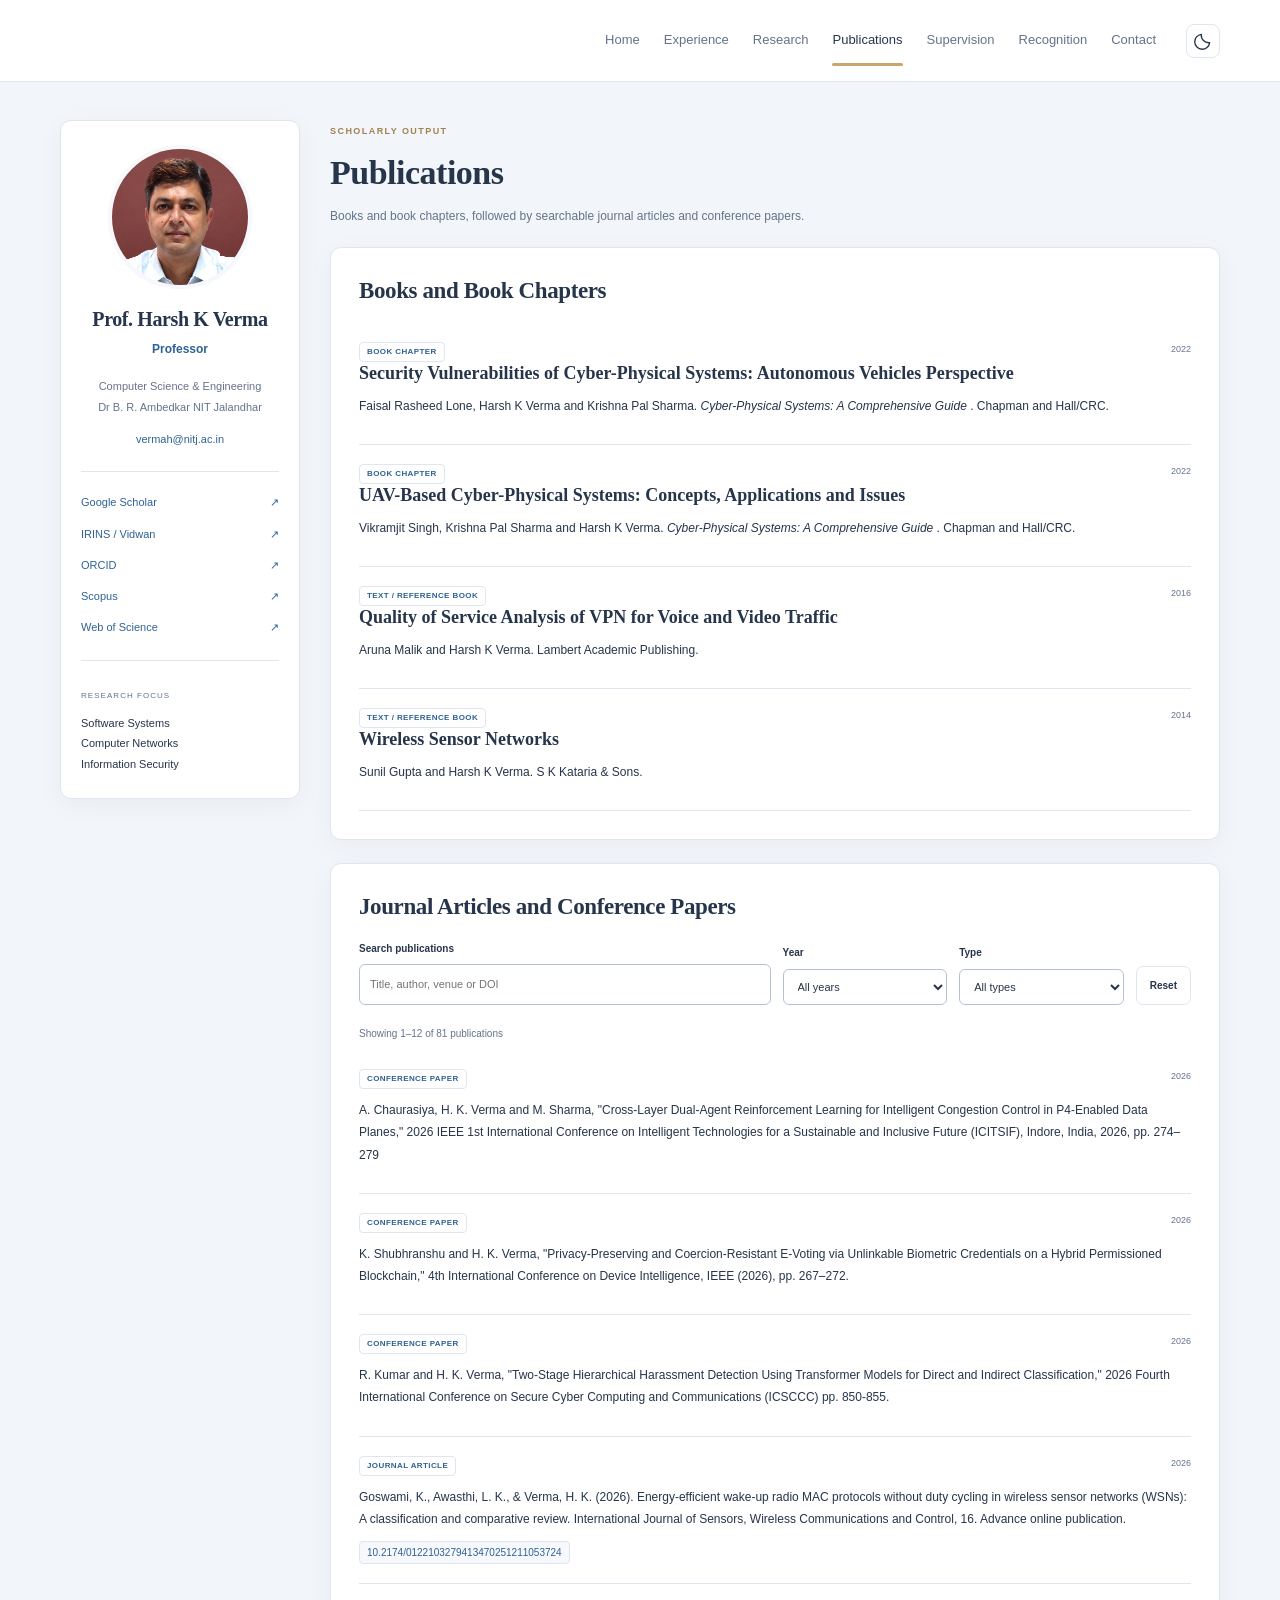
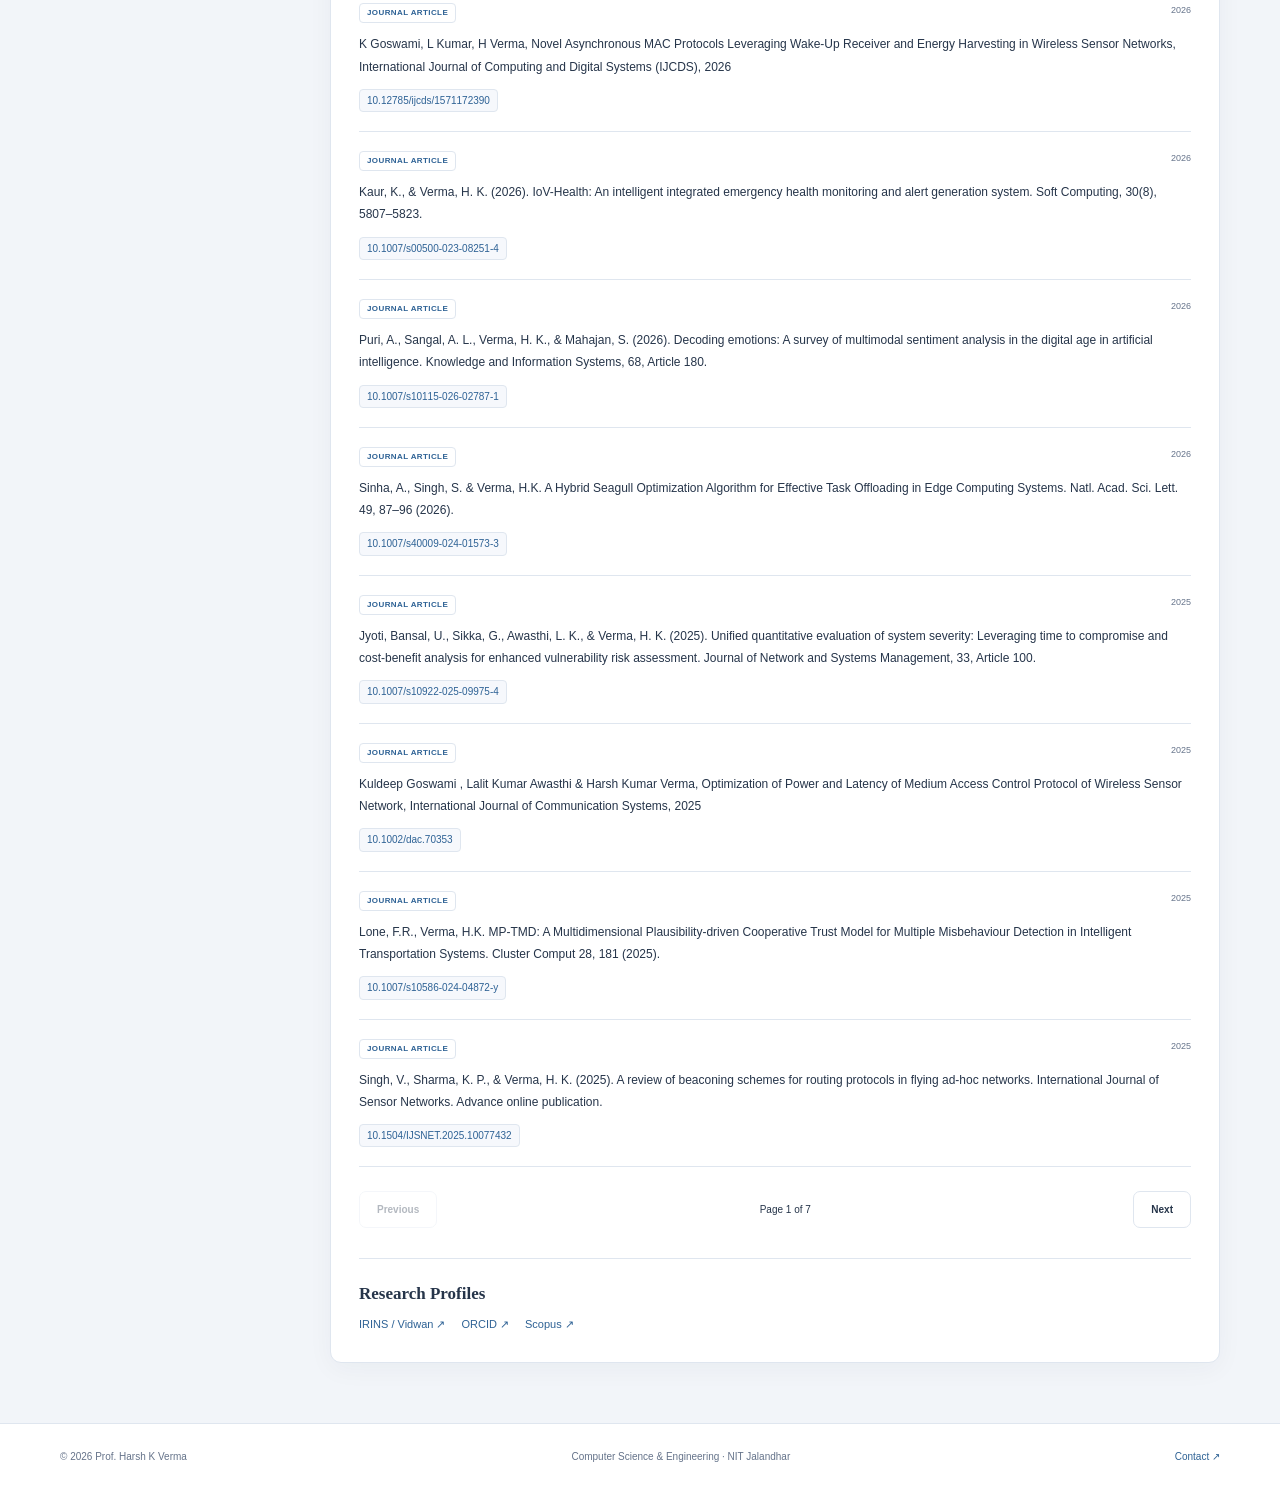
<file: publications.html>
<!doctype html>
<html lang="en">
  <head>
    <meta charset="utf-8" />
    <meta name="viewport" content="width=device-width,initial-scale=1" />
    <meta
      name="description"
      content="Publications of Prof. Harsh K Verma, Professor of Computer Science and Engineering at NIT Jalandhar."
    />
    <meta name="theme-color" content="#142d4e" />
    <title>Publications | Prof. Harsh K Verma</title>
    <link
      rel="canonical"
      href="https://harsh-verma-nitj.github.io/publications.html"
    />
    <link rel="stylesheet" href="assets/style.css?v=20261007-5" />
    <link rel="icon" type="image/svg+xml" href="assets/favicon.svg" />
  </head>
  <body>
    <a class="skip-link" href="#content">Skip to content</a>
    <!-- Navigation -->
    <header class="site-header">
      <div class="container nav-wrap">
        <nav id="primary-nav" class="nav" aria-label="Primary navigation">
          <a href="index.html">Home</a>
          <a href="experience.html">Experience</a>
          <a href="research.html">Research</a>
          <a href="publications.html" aria-current="page">Publications</a>
          <a href="supervision.html">Supervision</a>
          <a href="service.html">Recognition</a>
          <a href="contact.html">Contact</a>
        </nav>
        <div class="header-tools">
          <button
            id="theme-toggle"
            class="icon-button"
            type="button"
            aria-label="Switch to dark mode"
            aria-pressed="false"
          >
            <svg
              viewBox="0 0 24 24"
              fill="none"
              stroke="currentColor"
              stroke-width="1.6"
              stroke-linecap="round"
              stroke-linejoin="round"
              aria-hidden="true"
            >
              <path d="M20 14A9 9 0 0 1 10 4a9 9 0 1 0 10 10Z" />
            </svg>
          </button>
          <button
            class="menu-toggle icon-button"
            aria-label="Open navigation"
            aria-controls="primary-nav"
            aria-expanded="false"
          >
            ☰
          </button>
        </div>
      </div>
    </header>
    <div class="container page-layout">
      <!-- Profile sidebar -->
      <aside class="profile-sidebar" aria-label="Academic profile">
        <img
          src="assets/profile-maroon-v2.jpg"
          alt="Prof. Harsh K Verma"
          class="side-portrait"
          width="176"
          height="176"
        />
        <h2>Prof. Harsh K Verma</h2>
        <p class="side-designation">Professor</p>
        <p>
          Computer Science &amp; Engineering
          <br />
          Dr B. R. Ambedkar NIT Jalandhar
        </p>
        <a class="side-email" href="mailto:vermah@nitj.ac.in">
          vermah@nitj.ac.in
        </a>
        <div class="side-links">
          <a
            href="https://scholar.google.com/citations?hl=en&amp;user=h0edtgIAAAAJ"
            target="_blank"
            rel="noopener"
          >
            Google Scholar
            <span>↗</span>
          </a>
          <a
            href="https://nitj.irins.org/profile/90371"
            target="_blank"
            rel="noopener"
          >
            IRINS / Vidwan
            <span>↗</span>
          </a>
          <a
            href="https://orcid.org/0000-0003-4826-6150"
            target="_blank"
            rel="noopener"
          >
            ORCID
            <span>↗</span>
          </a>
          <a
            href="https://www.scopus.com/authid/detail.uri?authorId=57204684351"
            target="_blank"
            rel="noopener"
          >
            Scopus
            <span>↗</span>
          </a>
          <a
            href="https://www.webofscience.com/wos/author/record/Y-4606-2019"
            target="_blank"
            rel="noopener"
          >
            Web of Science
            <span>↗</span>
          </a>
        </div>
        <div class="side-note">
          <span>RESEARCH FOCUS</span>
          <p>
            Software Systems
            <br />
            Computer Networks
            <br />
            Information Security
          </p>
        </div>
      </aside>
      <!-- Page content -->
      <main id="content" class="page-content">
        <div class="page-heading">
          <p class="section-kicker">Scholarly output</p>
          <h1>Publications</h1>
          <p>
            Books and book chapters, followed by searchable journal articles and
            conference papers.
          </p>
        </div>
        <!-- Books and book chapters -->
        <section id="books" class="surface" aria-labelledby="books-heading">
          <h2 id="books-heading">Books and Book Chapters</h2>
          <article class="publication">
            <div class="record-meta">
              <span class="tag">Book chapter</span>
              <span>2022</span>
            </div>
            <h3>
              Security Vulnerabilities of Cyber-Physical Systems: Autonomous
              Vehicles Perspective
            </h3>
            <p>
              Faisal Rasheed Lone, Harsh K Verma and Krishna Pal Sharma.
              <em>Cyber-Physical Systems: A Comprehensive Guide</em>
              . Chapman and Hall/CRC.
            </p>
          </article>
          <article class="publication">
            <div class="record-meta">
              <span class="tag">Book chapter</span>
              <span>2022</span>
            </div>
            <h3>
              UAV-Based Cyber-Physical Systems: Concepts, Applications and
              Issues
            </h3>
            <p>
              Vikramjit Singh, Krishna Pal Sharma and Harsh K Verma.
              <em>Cyber-Physical Systems: A Comprehensive Guide</em>
              . Chapman and Hall/CRC.
            </p>
          </article>
          <article class="publication">
            <div class="record-meta">
              <span class="tag">Text / reference book</span>
              <span>2016</span>
            </div>
            <h3>
              Quality of Service Analysis of VPN for Voice and Video Traffic
            </h3>
            <p>Aruna Malik and Harsh K Verma. Lambert Academic Publishing.</p>
          </article>
          <article class="publication">
            <div class="record-meta">
              <span class="tag">Text / reference book</span>
              <span>2014</span>
            </div>
            <h3>Wireless Sensor Networks</h3>
            <p>Sunil Gupta and Harsh K Verma. S K Kataria &amp; Sons.</p>
          </article>
        </section>
        <!-- Journal articles and conference papers -->
        <section class="surface publication-surface">
          <h2>Journal Articles and Conference Papers</h2>
          <div class="publication-controls">
            <div class="search-field">
              <label for="publication-search">Search publications</label>
              <input
                id="publication-search"
                type="search"
                placeholder="Title, author, venue or DOI"
              />
            </div>
            <div>
              <label for="publication-year">Year</label>
              <select id="publication-year">
                <option value="all">All years</option>
                <option value="2026">2026</option>
                <option value="2025">2025</option>
                <option value="2024">2024</option>
                <option value="2023">2023</option>
                <option value="2022">2022</option>
                <option value="2021">2021</option>
                <option value="2020">2020</option>
                <option value="2019">2019</option>
                <option value="2018">2018</option>
                <option value="2017">2017</option>
                <option value="2016">2016</option>
                <option value="2015">2015</option>
                <option value="2014">2014</option>
                <option value="2013">2013</option>
                <option value="2012">2012</option>
                <option value="2010">2010</option>
              </select>
            </div>
            <div>
              <label for="publication-type">Type</label>
              <select id="publication-type">
                <option value="all">All types</option>
                <option value="Journal article">Journal articles</option>
                <option value="Conference paper">Conference papers</option>
              </select>
            </div>
            <button id="publication-reset" class="btn" type="button">
              Reset
            </button>
          </div>
          <p
            id="publication-count"
            class="result-count"
            role="status"
            aria-live="polite"
          >
            81 publications
          </p>
          <div id="publication-list" class="publication-list">
            <article
              class="publication"
              data-year="2026"
              data-type="Conference paper"
            >
              <div class="record-meta">
                <span class="tag">Conference paper</span>
                <span>2026</span>
              </div>
              <p>
                A. Chaurasiya, H. K. Verma and M. Sharma, &quot;Cross-Layer
                Dual-Agent Reinforcement Learning for Intelligent Congestion
                Control in P4-Enabled Data Planes,&quot; 2026 IEEE 1st
                International Conference on Intelligent Technologies for a
                Sustainable and Inclusive Future (ICITSIF), Indore, India, 2026,
                pp. 274–279
              </p>
            </article>
            <article
              class="publication"
              data-year="2026"
              data-type="Conference paper"
            >
              <div class="record-meta">
                <span class="tag">Conference paper</span>
                <span>2026</span>
              </div>
              <p>
                K. Shubhranshu and H. K. Verma, &quot;Privacy-Preserving and
                Coercion-Resistant E-Voting via Unlinkable Biometric Credentials
                on a Hybrid Permissioned Blockchain,&quot; 4th International
                Conference on Device Intelligence, IEEE (2026), pp. 267–272.
              </p>
            </article>
            <article
              class="publication"
              data-year="2026"
              data-type="Conference paper"
            >
              <div class="record-meta">
                <span class="tag">Conference paper</span>
                <span>2026</span>
              </div>
              <p>
                R. Kumar and H. K. Verma, &quot;Two-Stage Hierarchical
                Harassment Detection Using Transformer Models for Direct and
                Indirect Classification,&quot; 2026 Fourth International
                Conference on Secure Cyber Computing and Communications (ICSCCC)
                pp. 850-855.
              </p>
            </article>
            <article
              class="publication"
              data-year="2026"
              data-type="Journal article"
            >
              <div class="record-meta">
                <span class="tag">Journal article</span>
                <span>2026</span>
              </div>
              <p>
                Goswami, K., Awasthi, L. K., &amp; Verma, H. K. (2026).
                Energy-efficient wake-up radio MAC protocols without duty
                cycling in wireless sensor networks (WSNs): A classification and
                comparative review. International Journal of Sensors, Wireless
                Communications and Control, 16. Advance online publication.
              </p>
              <a
                class="doi-link"
                href="https://doi.org/10.2174/0122103279413470251211053724"
                target="_blank"
                rel="noopener"
              >
                10.2174/0122103279413470251211053724
              </a>
            </article>
            <article
              class="publication"
              data-year="2026"
              data-type="Journal article"
            >
              <div class="record-meta">
                <span class="tag">Journal article</span>
                <span>2026</span>
              </div>
              <p>
                K Goswami, L Kumar, H Verma, Novel Asynchronous MAC Protocols
                Leveraging Wake-Up Receiver and Energy Harvesting in Wireless
                Sensor Networks, International Journal of Computing and Digital
                Systems (IJCDS), 2026
              </p>
              <a
                class="doi-link"
                href="https://doi.org/10.12785/ijcds/1571172390"
                target="_blank"
                rel="noopener"
              >
                10.12785/ijcds/1571172390
              </a>
            </article>
            <article
              class="publication"
              data-year="2026"
              data-type="Journal article"
            >
              <div class="record-meta">
                <span class="tag">Journal article</span>
                <span>2026</span>
              </div>
              <p>
                Kaur, K., &amp; Verma, H. K. (2026). IoV-Health: An intelligent
                integrated emergency health monitoring and alert generation
                system. Soft Computing, 30(8), 5807–5823.
              </p>
              <a
                class="doi-link"
                href="https://doi.org/10.1007/s00500-023-08251-4"
                target="_blank"
                rel="noopener"
              >
                10.1007/s00500-023-08251-4
              </a>
            </article>
            <article
              class="publication"
              data-year="2026"
              data-type="Journal article"
            >
              <div class="record-meta">
                <span class="tag">Journal article</span>
                <span>2026</span>
              </div>
              <p>
                Puri, A., Sangal, A. L., Verma, H. K., &amp; Mahajan, S. (2026).
                Decoding emotions: A survey of multimodal sentiment analysis in
                the digital age in artificial intelligence. Knowledge and
                Information Systems, 68, Article 180.
              </p>
              <a
                class="doi-link"
                href="https://doi.org/10.1007/s10115-026-02787-1"
                target="_blank"
                rel="noopener"
              >
                10.1007/s10115-026-02787-1
              </a>
            </article>
            <article
              class="publication"
              data-year="2026"
              data-type="Journal article"
            >
              <div class="record-meta">
                <span class="tag">Journal article</span>
                <span>2026</span>
              </div>
              <p>
                Sinha, A., Singh, S. &amp; Verma, H.K. A Hybrid Seagull
                Optimization Algorithm for Effective Task Offloading in Edge
                Computing Systems. Natl. Acad. Sci. Lett. 49, 87–96 (2026).
              </p>
              <a
                class="doi-link"
                href="https://doi.org/10.1007/s40009-024-01573-3"
                target="_blank"
                rel="noopener"
              >
                10.1007/s40009-024-01573-3
              </a>
            </article>
            <article
              class="publication"
              data-year="2025"
              data-type="Journal article"
            >
              <div class="record-meta">
                <span class="tag">Journal article</span>
                <span>2025</span>
              </div>
              <p>
                Jyoti, Bansal, U., Sikka, G., Awasthi, L. K., &amp; Verma, H. K.
                (2025). Unified quantitative evaluation of system severity:
                Leveraging time to compromise and cost-benefit analysis for
                enhanced vulnerability risk assessment. Journal of Network and
                Systems Management, 33, Article 100.
              </p>
              <a
                class="doi-link"
                href="https://doi.org/10.1007/s10922-025-09975-4"
                target="_blank"
                rel="noopener"
              >
                10.1007/s10922-025-09975-4
              </a>
            </article>
            <article
              class="publication"
              data-year="2025"
              data-type="Journal article"
            >
              <div class="record-meta">
                <span class="tag">Journal article</span>
                <span>2025</span>
              </div>
              <p>
                Kuldeep Goswami , Lalit Kumar Awasthi &amp; Harsh Kumar Verma,
                Optimization of Power and Latency of Medium Access Control
                Protocol of Wireless Sensor Network, International Journal of
                Communication Systems, 2025
              </p>
              <a
                class="doi-link"
                href="https://doi.org/10.1002/dac.70353"
                target="_blank"
                rel="noopener"
              >
                10.1002/dac.70353
              </a>
            </article>
            <article
              class="publication"
              data-year="2025"
              data-type="Journal article"
            >
              <div class="record-meta">
                <span class="tag">Journal article</span>
                <span>2025</span>
              </div>
              <p>
                Lone, F.R., Verma, H.K. MP-TMD: A Multidimensional
                Plausibility-driven Cooperative Trust Model for Multiple
                Misbehaviour Detection in Intelligent Transportation Systems.
                Cluster Comput 28, 181 (2025).
              </p>
              <a
                class="doi-link"
                href="https://doi.org/10.1007/s10586-024-04872-y"
                target="_blank"
                rel="noopener"
              >
                10.1007/s10586-024-04872-y
              </a>
            </article>
            <article
              class="publication"
              data-year="2025"
              data-type="Journal article"
            >
              <div class="record-meta">
                <span class="tag">Journal article</span>
                <span>2025</span>
              </div>
              <p>
                Singh, V., Sharma, K. P., &amp; Verma, H. K. (2025). A review of
                beaconing schemes for routing protocols in flying ad-hoc
                networks. International Journal of Sensor Networks. Advance
                online publication.
              </p>
              <a
                class="doi-link"
                href="https://doi.org/10.1504/IJSNET.2025.10077432"
                target="_blank"
                rel="noopener"
              >
                10.1504/IJSNET.2025.10077432
              </a>
            </article>
            <article
              class="publication"
              data-year="2025"
              data-type="Journal article"
            >
              <div class="record-meta">
                <span class="tag">Journal article</span>
                <span>2025</span>
              </div>
              <p>
                Singh, V., Sharma, K. P., Verma, H. K., Kumar, G., Balusamy, B.,
                Rani, S., &amp; Jiang, W. (2025). A-Geo: Adaptive geographic
                routing for consumer FANETs in next-generation communication.
                IEEE Transactions on Consumer Electronics, 71(4), 11034–11043.
              </p>
              <a
                class="doi-link"
                href="https://doi.org/10.1109/TCE.2025.3617902"
                target="_blank"
                rel="noopener"
              >
                10.1109/TCE.2025.3617902
              </a>
            </article>
            <article
              class="publication"
              data-year="2025"
              data-type="Journal article"
            >
              <div class="record-meta">
                <span class="tag">Journal article</span>
                <span>2025</span>
              </div>
              <p>
                Singh, V., Sharma, K.P. &amp; Verma, H.K. CLGR: Connectivity and
                link quality aware geographical routing using AHP-TOPSIS for
                FANETs. Peer-to-Peer Netw. Appl. 18, 63 (2025).
              </p>
              <a
                class="doi-link"
                href="https://doi.org/10.1007/s12083-024-01879-5"
                target="_blank"
                rel="noopener"
              >
                10.1007/s12083-024-01879-5
              </a>
            </article>
            <article
              class="publication"
              data-year="2025"
              data-type="Journal article"
            >
              <div class="record-meta">
                <span class="tag">Journal article</span>
                <span>2025</span>
              </div>
              <p>
                Sinha, A., Singh, S., &amp; Verma, H. K. (2025). Hybrid whale
                optimization-based energy-efficient lightweight Internet of
                Things framework. International Journal of Communication
                Systems, 38, e6046.
              </p>
              <a
                class="doi-link"
                href="https://doi.org/10.1002/dac.6046"
                target="_blank"
                rel="noopener"
              >
                10.1002/dac.6046
              </a>
            </article>
            <article
              class="publication"
              data-year="2024"
              data-type="Conference paper"
            >
              <div class="record-meta">
                <span class="tag">Conference paper</span>
                <span>2024</span>
              </div>
              <p>
                Harsh Kumar Verma, Isha Kumar, Enhancing Deepfake Detection with
                a Hybrid CNN-BiLSTM Approach, 11th International Conference on
                Soft Computing &amp; Machine Intelligence (ISCMI), 2024 pp.
                351-356.
              </p>
              <a
                class="doi-link"
                href="https://doi.org/10.1109/ISCMI63661.2024.10851512"
                target="_blank"
                rel="noopener"
              >
                10.1109/ISCMI63661.2024.10851512
              </a>
            </article>
            <article
              class="publication"
              data-year="2024"
              data-type="Journal article"
            >
              <div class="record-meta">
                <span class="tag">Journal article</span>
                <span>2024</span>
              </div>
              <p>
                Avishek Sinha, Samayveer Singh &amp; Harsh K Verma AI-Driven
                Task Scheduling Strategy with Blockchain Integration for Edge
                Computing, Journal of Grid Computing, Volume 22, 2024.
              </p>
              <a
                class="doi-link"
                href="https://doi.org/10.1007/s10723-024-09743-9"
                target="_blank"
                rel="noopener"
              >
                10.1007/s10723-024-09743-9
              </a>
            </article>
            <article
              class="publication"
              data-year="2024"
              data-type="Journal article"
            >
              <div class="record-meta">
                <span class="tag">Journal article</span>
                <span>2024</span>
              </div>
              <p>
                Lone, F. R., Verma, H. K., &amp; Sharma, K. P. (2024). A
                systematic study on the challenges, characteristics and security
                issues in vehicular networks. International Journal of Pervasive
                Computing and Communications, 20(1), 56–98.
              </p>
              <a
                class="doi-link"
                href="https://doi.org/10.1108/IJPCC-04-2022-0164"
                target="_blank"
                rel="noopener"
              >
                10.1108/IJPCC-04-2022-0164
              </a>
            </article>
            <article
              class="publication"
              data-year="2024"
              data-type="Journal article"
            >
              <div class="record-meta">
                <span class="tag">Journal article</span>
                <span>2024</span>
              </div>
              <p>
                Lone, Faisal R., Harsh Kumar Verma, and Krishna Pal Sharma. ETSI
                ITS: A Comprehensive Overview of the Architecture, Challenges
                and Issues. International Journal of Sensors Wireless
                Communications and Control 14.2 (2024): 85-103.
              </p>
              <a
                class="doi-link"
                href="https://doi.org/10.2174/0122103279287823231207072006"
                target="_blank"
                rel="noopener"
              >
                10.2174/0122103279287823231207072006
              </a>
            </article>
            <article
              class="publication"
              data-year="2024"
              data-type="Journal article"
            >
              <div class="record-meta">
                <span class="tag">Journal article</span>
                <span>2024</span>
              </div>
              <p>
                Renu Verma, Kuldeep Kumar &amp; Harsh K Verma Prioritizing God
                Class Code Smells in Object-Oriented Software Using Fuzzy
                Inference System, Arabian Journal for Science and
                Engineering,2024.
              </p>
              <a
                class="doi-link"
                href="https://doi.org/10.1007/s13369-024-08826-9"
                target="_blank"
                rel="noopener"
              >
                10.1007/s13369-024-08826-9
              </a>
            </article>
            <article
              class="publication"
              data-year="2024"
              data-type="Journal article"
            >
              <div class="record-meta">
                <span class="tag">Journal article</span>
                <span>2024</span>
              </div>
              <p>
                Vikramjit Singh, Krishna Pal Sharma, Harsh Kumar Verma MF-DLB:
                Multimetric forwarding and directed acyclic graph-based load
                balancing for geographic routing in FANETs, Concurrency and
                Computation: Practice and Experience, Volume 36, 2024.
              </p>
              <a
                class="doi-link"
                href="https://doi.org/10.1002/cpe.8025"
                target="_blank"
                rel="noopener"
              >
                10.1002/cpe.8025
              </a>
            </article>
            <article
              class="publication"
              data-year="2023"
              data-type="Conference paper"
            >
              <div class="record-meta">
                <span class="tag">Conference paper</span>
                <span>2023</span>
              </div>
              <p>
                N. Ul Saaqib, Gunika and H. K. Verma, Analysis of Sentiment on
                Amazon Product Reviews, 2023 Third International Conference on
                Secure Cyber Computing and Communication (ICSCCC), Jalandhar,
                India, 2023, pp. 697-702
              </p>
              <a
                class="doi-link"
                href="https://doi.org/10.1109/ICSCCC58608.2023.10176787"
                target="_blank"
                rel="noopener"
              >
                10.1109/ICSCCC58608.2023.10176787
              </a>
            </article>
            <article
              class="publication"
              data-year="2023"
              data-type="Conference paper"
            >
              <div class="record-meta">
                <span class="tag">Conference paper</span>
                <span>2023</span>
              </div>
              <p>
                Vikramjit Singh, Harsh Kumar Verma, Krishna Pal Sharma,
                Communication Void Conscious Enhanced Forwarding Mechanism for
                Geographic Routing using 2-Hop Neighborhood Information.
                International Conference on Wireless Sensor Networks and
                Ubiquitous Computing and Applications (ICWUA), 2023, pp. 5–11.
              </p>
            </article>
            <article
              class="publication"
              data-year="2023"
              data-type="Journal article"
            >
              <div class="record-meta">
                <span class="tag">Journal article</span>
                <span>2023</span>
              </div>
              <p>
                Kaur, Karandeep, and Harsh Kumar Verma. A multi-sensor-based
                emergency healthcare monitoring system integrating heart status,
                stress, and alcohol detections. Sensor Review, 2023.
              </p>
              <a
                class="doi-link"
                href="https://doi.org/10.1108/SR-03-2022-0136"
                target="_blank"
                rel="noopener"
              >
                10.1108/SR-03-2022-0136
              </a>
            </article>
            <article
              class="publication"
              data-year="2023"
              data-type="Journal article"
            >
              <div class="record-meta">
                <span class="tag">Journal article</span>
                <span>2023</span>
              </div>
              <p>
                Singh, Balraj, Harsh K Verma, and Vishu Madaan.Performance
                Challenges and Solutions in Big Data Platform Hadoop., Recent
                Advances in Computer Science and Communications (Formerly:
                Recent Patents on Computer Science), 2023.
              </p>
              <a
                class="doi-link"
                href="https://doi.org/10.2174/2666255816666230608165146"
                target="_blank"
                rel="noopener"
              >
                10.2174/2666255816666230608165146
              </a>
            </article>
            <article
              class="publication"
              data-year="2023"
              data-type="Journal article"
            >
              <div class="record-meta">
                <span class="tag">Journal article</span>
                <span>2023</span>
              </div>
              <p>
                Verma, Renu, Kuldeep Kumar, and Harsh K Verma. Code smell
                prioritization in object-oriented software systems: A systematic
                literature review. Journal of Software: Evolution and Process,
                2023.
              </p>
              <a
                class="doi-link"
                href="https://doi.org/10.1002/smr.2536"
                target="_blank"
                rel="noopener"
              >
                10.1002/smr.2536
              </a>
            </article>
            <article
              class="publication"
              data-year="2022"
              data-type="Conference paper"
            >
              <div class="record-meta">
                <span class="tag">Conference paper</span>
                <span>2022</span>
              </div>
              <p>
                D. Sharma and H. K. Verma, Malware Signature and Behavior
                Performance Evaluation utilizing Packers, 2022 2nd Asian
                Conference on Innovation in Technology (ASIANCON), Ravet, India,
                2022, pp. 1-8
              </p>
              <a
                class="doi-link"
                href="https://doi.org/10.1109/ASIANCON55314.2022.9909111"
                target="_blank"
                rel="noopener"
              >
                10.1109/ASIANCON55314.2022.9909111
              </a>
            </article>
            <article
              class="publication"
              data-year="2022"
              data-type="Conference paper"
            >
              <div class="record-meta">
                <span class="tag">Conference paper</span>
                <span>2022</span>
              </div>
              <p>
                F. R. Lone, H. K. Verma and K. P. Sharma, Recommender
                Credibility-Based Trust Model for Secure V2X Communication, 2022
                5th International Conference on Computational Intelligence and
                Networks (CINE), Bhubaneswar, India, 2022, pp. 1-6
              </p>
              <a
                class="doi-link"
                href="https://doi.org/10.1109/CINE56307.2022.10037554"
                target="_blank"
                rel="noopener"
              >
                10.1109/CINE56307.2022.10037554
              </a>
            </article>
            <article
              class="publication"
              data-year="2022"
              data-type="Conference paper"
            >
              <div class="record-meta">
                <span class="tag">Conference paper</span>
                <span>2022</span>
              </div>
              <p>
                G. Kaur and H. K. Verma, Existing approaches in Ear biometrics,
                2022 IEEE 4th International Conference on Cybernetics, Cognition
                and Machine Learning Applications (ICCCMLA), Goa, India, 2022,
                pp. 490-496
              </p>
              <a
                class="doi-link"
                href="https://doi.org/10.1109/ICCCMLA56841.2022.9989290"
                target="_blank"
                rel="noopener"
              >
                10.1109/ICCCMLA56841.2022.9989290
              </a>
            </article>
            <article
              class="publication"
              data-year="2022"
              data-type="Journal article"
            >
              <div class="record-meta">
                <span class="tag">Journal article</span>
                <span>2022</span>
              </div>
              <p>
                Himansu Sekhar Pattanayak, Harsh Kumar Verma, Amrit Lal Sangal,
                Gravitational community detection by predicting diameter,
                Discret. Math. Algorithm and Applications, 2022.
              </p>
              <a
                class="doi-link"
                href="https://doi.org/10.1142/S1793830921501457"
                target="_blank"
                rel="noopener"
              >
                10.1142/S1793830921501457
              </a>
            </article>
            <article
              class="publication"
              data-year="2022"
              data-type="Journal article"
            >
              <div class="record-meta">
                <span class="tag">Journal article</span>
                <span>2022</span>
              </div>
              <p>
                Kaur, K., &amp; Verma, H. K. (2022). An intelligent
                communication system for collision avoidance on roads: A smart
                city application. Computers &amp; Electrical Engineering, 103,
                108398.
              </p>
              <a
                class="doi-link"
                href="https://doi.org/10.1016/j.compeleceng.2022.108398"
                target="_blank"
                rel="noopener"
              >
                10.1016/j.compeleceng.2022.108398
              </a>
            </article>
            <article
              class="publication"
              data-year="2022"
              data-type="Journal article"
            >
              <div class="record-meta">
                <span class="tag">Journal article</span>
                <span>2022</span>
              </div>
              <p>
                Ravinder Kumar Singh, Harsh Kumar Verma, User activity
                classification and domain-wise ranking through social
                interaction, International Journal of System Dynamics
                Applications, 2022.
              </p>
              <a
                class="doi-link"
                href="https://doi.org/10.4018/IJSDA.20220701.oa5"
                target="_blank"
                rel="noopener"
              >
                10.4018/IJSDA.20220701.oa5
              </a>
            </article>
            <article
              class="publication"
              data-year="2022"
              data-type="Journal article"
            >
              <div class="record-meta">
                <span class="tag">Journal article</span>
                <span>2022</span>
              </div>
              <p>
                Ravindra Kumar Singh, Harsh Kumar Verma, Redis-Based Messaging
                Queue and Cache-Enabled Parallel Processing Social Media
                Analytics Framework, The Computer Journal, Volume 65, Issue 4,
                April 2022, Pages 843–857,
              </p>
              <a
                class="doi-link"
                href="https://doi.org/10.1093/comjnl/bxaa114"
                target="_blank"
                rel="noopener"
              >
                10.1093/comjnl/bxaa114
              </a>
            </article>
            <article
              class="publication"
              data-year="2022"
              data-type="Journal article"
            >
              <div class="record-meta">
                <span class="tag">Journal article</span>
                <span>2022</span>
              </div>
              <p>
                Singh, R. K., &amp; Verma, H. K. (2022). Effective parallel
                processing social media analytics framework. Journal of King
                Saud University – Computer and Information Sciences, 34(6 Part
                A), 2860–2870.
              </p>
              <a
                class="doi-link"
                href="https://doi.org/10.1016/j.jksuci.2020.04.019"
                target="_blank"
                rel="noopener"
              >
                10.1016/j.jksuci.2020.04.019
              </a>
            </article>
            <article
              class="publication"
              data-year="2022"
              data-type="Journal article"
            >
              <div class="record-meta">
                <span class="tag">Journal article</span>
                <span>2022</span>
              </div>
              <p>
                Singh, Vikramjit, Krishna Pal Sharma, and Harsh Kumar Verma.
                ABNT: Adaptive beaconing and neighbor timeout for geographical
                routing in UAV networks. Peer-to-Peer Networking and
                Applications, 2022.
              </p>
              <a
                class="doi-link"
                href="https://doi.org/10.1007/s12083-022-01341-4"
                target="_blank"
                rel="noopener"
              >
                10.1007/s12083-022-01341-4
              </a>
            </article>
            <article
              class="publication"
              data-year="2021"
              data-type="Conference paper"
            >
              <div class="record-meta">
                <span class="tag">Conference paper</span>
                <span>2021</span>
              </div>
              <p>
                Paras Chugh, Harsh Kumar Verma, Various Techniques to Improve
                the Efficiency of Apriori Algorithm: A Review, 2nd International
                Conference on Secure Cyber Computing and Communications
                (ICSCCC), 2021 pp. 471-476.
              </p>
            </article>
            <article
              class="publication"
              data-year="2021"
              data-type="Conference paper"
            >
              <div class="record-meta">
                <span class="tag">Conference paper</span>
                <span>2021</span>
              </div>
              <p>
                Renu Verma, Kuldeep Kumar, Harsh K Verma, A Study of Relevant
                Parameters Influencing Code Smell Prioritization in
                Object-Oriented Software Systems, 6th International Conference
                on Signal Processing, Computing and Control (ISPCC), 2021 pp.
                150-154.
              </p>
            </article>
            <article
              class="publication"
              data-year="2021"
              data-type="Conference paper"
            >
              <div class="record-meta">
                <span class="tag">Conference paper</span>
                <span>2021</span>
              </div>
              <p>
                Singh, R.K., Verma, H.K. (2021). Effective Analysis of Tweets
                Using Hadoop Ecosystem. In: Singh, P.K., Singh, Y., Kolekar,
                M.H., Kar, A.K., Chhabra, J.K., Sen, A. (eds) Recent Innovations
                in Computing. ICRIC 2020. Lecture Notes in Electrical
                Engineering, vol 701. Springer, Singapore. pp. 599–613.
              </p>
            </article>
            <article
              class="publication"
              data-year="2021"
              data-type="Conference paper"
            >
              <div class="record-meta">
                <span class="tag">Conference paper</span>
                <span>2021</span>
              </div>
              <p>
                T. Mahendru and H. K. Verma, Hiding secret message using matrix
                reordering and image blocking, 2021 2nd International Conference
                on Secure Cyber Computing and Communications (ICSCCC),
                Jalandhar, India, 2021, pp. 50-53
              </p>
              <a
                class="doi-link"
                href="https://doi.org/10.1109/ICSCCC51823.2021.9478136"
                target="_blank"
                rel="noopener"
              >
                10.1109/ICSCCC51823.2021.9478136
              </a>
            </article>
            <article
              class="publication"
              data-year="2021"
              data-type="Conference paper"
            >
              <div class="record-meta">
                <span class="tag">Conference paper</span>
                <span>2021</span>
              </div>
              <p>
                Vikramjit Singh, Krishna Pal Sharma, Harsh K Verma, Evaluating
                the Impact of Beacon Interval and Neighbor Timeout Timer on the
                Performance of Geographical Routing in FANETs, 3rd International
                Conference on Integrated Intelligent Computing Communication
                &amp; Security (ICIIC 2021) pp. 331-338.
              </p>
            </article>
            <article
              class="publication"
              data-year="2021"
              data-type="Journal article"
            >
              <div class="record-meta">
                <span class="tag">Journal article</span>
                <span>2021</span>
              </div>
              <p>
                Balraj Singh, Harsh K Verma, EMM: Extended matching market based
                scheduling for big data platform hadoop , Multimedia Tools and
                Applications, 2021
              </p>
              <a
                class="doi-link"
                href="https://doi.org/10.1007/s11042-021-11283-3"
                target="_blank"
                rel="noopener"
              >
                10.1007/s11042-021-11283-3
              </a>
            </article>
            <article
              class="publication"
              data-year="2021"
              data-type="Journal article"
            >
              <div class="record-meta">
                <span class="tag">Journal article</span>
                <span>2021</span>
              </div>
              <p>
                Balraj Singh, Harsh K Verma, IMSM: An Interval Migration Based
                Approach for Skew Mitigation in MapReduce, Recent Advances in
                Computer Science and Communications (Formerly: Recent Patents on
                Computer Science), 2021
              </p>
              <a
                class="doi-link"
                href="https://doi.org/10.2174/2213275912666190405141745"
                target="_blank"
                rel="noopener"
              >
                10.2174/2213275912666190405141745
              </a>
            </article>
            <article
              class="publication"
              data-year="2021"
              data-type="Journal article"
            >
              <div class="record-meta">
                <span class="tag">Journal article</span>
                <span>2021</span>
              </div>
              <p>
                Lone, F.R., Verma, H.K. &amp; Sharma, K.P. (2021). Evolution of
                VANETS to IoV: Applications and Challenges. Tehnički glasnik, 15
                (1), 143-149.
              </p>
              <a
                class="doi-link"
                href="https://doi.org/10.31803/tg-20210205104516"
                target="_blank"
                rel="noopener"
              >
                10.31803/tg-20210205104516
              </a>
            </article>
            <article
              class="publication"
              data-year="2021"
              data-type="Journal article"
            >
              <div class="record-meta">
                <span class="tag">Journal article</span>
                <span>2021</span>
              </div>
              <p>
                Naveen Bilandi, Harsh K Verma, Renu Dhir, An intelligent and
                energy-efficient wireless body area network to control corona
                virus outbreak, Arabian Journal for Science and Engineering,
                2021.
              </p>
              <a
                class="doi-link"
                href="https://doi.org/10.1007/s13369-021-05411-2"
                target="_blank"
                rel="noopener"
              >
                10.1007/s13369-021-05411-2
              </a>
            </article>
            <article
              class="publication"
              data-year="2021"
              data-type="Journal article"
            >
              <div class="record-meta">
                <span class="tag">Journal article</span>
                <span>2021</span>
              </div>
              <p>
                Naveen Bilandi, Harsh K Verma, Renu Dhir, Energy-efficient relay
                node selection scheme for sustainable wireless body area
                networks, Sustainable Computing: Informatics and Systems, 2021
              </p>
              <a
                class="doi-link"
                href="https://doi.org/10.1016/j.suscom.2021.100516"
                target="_blank"
                rel="noopener"
              >
                10.1016/j.suscom.2021.100516
              </a>
            </article>
            <article
              class="publication"
              data-year="2021"
              data-type="Journal article"
            >
              <div class="record-meta">
                <span class="tag">Journal article</span>
                <span>2021</span>
              </div>
              <p>
                Naveen Bilandi, Harsh K Verma, Renu Dhir, hPSO-SA: hybrid
                particle swarm optimization-simulated annealing algorithm for
                relay node selection in wireless body area networks, Applied
                Intelligence, 2021
              </p>
              <a
                class="doi-link"
                href="https://doi.org/10.1007/s10489-020-01834-w"
                target="_blank"
                rel="noopener"
              >
                10.1007/s10489-020-01834-w
              </a>
            </article>
            <article
              class="publication"
              data-year="2020"
              data-type="Conference paper"
            >
              <div class="record-meta">
                <span class="tag">Conference paper</span>
                <span>2020</span>
              </div>
              <p>
                Aviral Sangal, Harsh Kumar Verma, A static feature
                selection-based android malware detection using machine learning
                techniques, International conference on smart electronics and
                communication (ICOSEC) (2020). pp. 48-51.
              </p>
            </article>
            <article
              class="publication"
              data-year="2020"
              data-type="Conference paper"
            >
              <div class="record-meta">
                <span class="tag">Conference paper</span>
                <span>2020</span>
              </div>
              <p>
                Gurjit Kaur, Harsh Kumar Verma, Ravindra Kumar Singh, Dual
                Steganography Approach Using 3D Playfair Cipher and Pixel Value
                Differencing Method, Proceedings of Industry Interactive
                Innovations in Science, Engineering &amp; Technology
                (I3SET2K19), 2020
              </p>
            </article>
            <article
              class="publication"
              data-year="2020"
              data-type="Journal article"
            >
              <div class="record-meta">
                <span class="tag">Journal article</span>
                <span>2020</span>
              </div>
              <p>
                Aruna Malik, Geeta Sikka, Harsh K Verma, A Reversible Data
                Hiding Scheme for Interpolated Images Based on Pixel Intensity
                Range, Multimedia Tools and Applications, Pages 1-27, 2020
              </p>
              <a
                class="doi-link"
                href="https://doi.org/10.1007/s11042-020-08691-2"
                target="_blank"
                rel="noopener"
              >
                10.1007/s11042-020-08691-2
              </a>
            </article>
            <article
              class="publication"
              data-year="2020"
              data-type="Journal article"
            >
              <div class="record-meta">
                <span class="tag">Journal article</span>
                <span>2020</span>
              </div>
              <p>
                Himansu Sekhar Pattanayak, Harsh K Verma, Amrit Lal Sangal,
                Lengthening of average path length in social networks due to the
                effect of community structure, Journal of King Saud
                University-Computer and Information Sciences, 2020
              </p>
              <a
                class="doi-link"
                href="https://doi.org/10.1016/j.jksuci.2020.10.014"
                target="_blank"
                rel="noopener"
              >
                10.1016/j.jksuci.2020.10.014
              </a>
            </article>
            <article
              class="publication"
              data-year="2020"
              data-type="Journal article"
            >
              <div class="record-meta">
                <span class="tag">Journal article</span>
                <span>2020</span>
              </div>
              <p>
                Manoj Kumar, Harsh Kumar Verma, Geeta Sikka, A secure data
                transmission protocol for cloud-assisted edge-Internet of Things
                environment, Transactions on Emerging Telecommunications
                Technologies, e3883, 2020
              </p>
              <a
                class="doi-link"
                href="https://doi.org/10.1002/ett.3883"
                target="_blank"
                rel="noopener"
              >
                10.1002/ett.3883
              </a>
            </article>
            <article
              class="publication"
              data-year="2020"
              data-type="Journal article"
            >
              <div class="record-meta">
                <span class="tag">Journal article</span>
                <span>2020</span>
              </div>
              <p>
                Naveen Bilandi , Harsh K Verma, Renu Dhir, An Energy Efficient
                Health Monitoring System using Relay Node in Wireless Body Area
                Networks, EAI Endorsed Transactions on Pervasive Health and
                Technology, 2020
              </p>
              <a
                class="doi-link"
                href="https://doi.org/10.4108/eai.13-7-2018.164098"
                target="_blank"
                rel="noopener"
              >
                10.4108/eai.13-7-2018.164098
              </a>
            </article>
            <article
              class="publication"
              data-year="2020"
              data-type="Journal article"
            >
              <div class="record-meta">
                <span class="tag">Journal article</span>
                <span>2020</span>
              </div>
              <p>
                Naveen Bilandi , Harsh Kumar Verma, Renu Dhir, Performance and
                evaluation of energy optimization techniques for wireless body
                area networks, Beni-Suef University Journal of Basic and Applied
                Sciences, 2020
              </p>
              <a
                class="doi-link"
                href="https://doi.org/10.1186/s43088-020-00064-w"
                target="_blank"
                rel="noopener"
              >
                10.1186/s43088-020-00064-w
              </a>
            </article>
            <article
              class="publication"
              data-year="2020"
              data-type="Journal article"
            >
              <div class="record-meta">
                <span class="tag">Journal article</span>
                <span>2020</span>
              </div>
              <p>
                Naveen Bilandi, Harsh K Verma, Renu Dhir, Novel transportation
                layers of NiO and ZnO for the fabrication of perovskite solar
                cell for e-monitoring of healthcare, Journal of Sol-Gel Science
                and Technology,, 2020
              </p>
              <a
                class="doi-link"
                href="https://doi.org/10.1007/s10971-020-05320-0"
                target="_blank"
                rel="noopener"
              >
                10.1007/s10971-020-05320-0
              </a>
            </article>
            <article
              class="publication"
              data-year="2020"
              data-type="Journal article"
            >
              <div class="record-meta">
                <span class="tag">Journal article</span>
                <span>2020</span>
              </div>
              <p>
                Naveen bilandi, Harsh K Verma, Renu Dhir, AHP–neutrosophic
                decision model for selection of relay node in wireless body area
                network, CAAI Transactions on Intelligence Technology, 2020
              </p>
              <a
                class="doi-link"
                href="https://doi.org/10.1049/trit.2020.0059"
                target="_blank"
                rel="noopener"
              >
                10.1049/trit.2020.0059
              </a>
            </article>
            <article
              class="publication"
              data-year="2020"
              data-type="Journal article"
            >
              <div class="record-meta">
                <span class="tag">Journal article</span>
                <span>2020</span>
              </div>
              <p>
                Ravindra Kumar Singh, Harsh Kumar Verma, Influence of social
                media analytics on online food delivery systems, International
                Journal of Information System Modeling and Design (IJISMD), 2020
              </p>
              <a
                class="doi-link"
                href="https://doi.org/10.4018/IJISMD.2020070101"
                target="_blank"
                rel="noopener"
              >
                10.4018/IJISMD.2020070101
              </a>
            </article>
            <article
              class="publication"
              data-year="2019"
              data-type="Journal article"
            >
              <div class="record-meta">
                <span class="tag">Journal article</span>
                <span>2019</span>
              </div>
              <p>
                Aruna Malik, Geeta Sikka, and Harsh K Verma, A High Capacity
                Data Hiding Scheme Using Modified AMBTC Compression 9 Technique,
                International Arab Journal of Information Technology, Volume 16,
                Issue 1, Pages 148-155, 2019
              </p>
              <a
                class="doi-link"
                href="https://www.iajit.org/paper/2203/A-High-Capacity-Data-Hiding-Scheme-Using-Modified-AMBTC-Compression-Technique"
                target="_blank"
                rel="noopener"
              >
                https://www.iajit.org/paper/2203/A-High-Capacity-Data-Hiding-Scheme-Using-Modified-AMBTC-Compression-Technique
              </a>
            </article>
            <article
              class="publication"
              data-year="2019"
              data-type="Journal article"
            >
              <div class="record-meta">
                <span class="tag">Journal article</span>
                <span>2019</span>
              </div>
              <p>
                Balraj Singh, Harsh Kumar Verma, Gulshan Kumar, and Hye-jin Kim,
                An improved content splitting and merging algorithm for Hadoop
                clusters using component analysis and hamming distance,
                International Journal of Technology, Policy and Management, 2019
              </p>
              <a
                class="doi-link"
                href="https://doi.org/10.1504/IJTPM.2019.104061"
                target="_blank"
                rel="noopener"
              >
                10.1504/IJTPM.2019.104061
              </a>
            </article>
            <article
              class="publication"
              data-year="2019"
              data-type="Journal article"
            >
              <div class="record-meta">
                <span class="tag">Journal article</span>
                <span>2019</span>
              </div>
              <p>
                HS Pattanayak, AL Sangal, HK Verma, Community detection in
                social networks based on fire propagation, Swarm and
                evolutionary computation 44, 31-48, 2019
              </p>
              <a
                class="doi-link"
                href="https://doi.org/10.1016/j.swevo.2018.11.006"
                target="_blank"
                rel="noopener"
              >
                10.1016/j.swevo.2018.11.006
              </a>
            </article>
            <article
              class="publication"
              data-year="2019"
              data-type="Journal article"
            >
              <div class="record-meta">
                <span class="tag">Journal article</span>
                <span>2019</span>
              </div>
              <p>
                Kumar, M., Verma, H. K., &amp; Sikka, G. (2019). A secure
                lightweight signature based authentication for Cloud-IoT
                crowdsensing environments. Transactions on Emerging
                Telecommunications Technologies, 30(4), e3292.
              </p>
              <a
                class="doi-link"
                href="https://doi.org/10.1002/ett.3292"
                target="_blank"
                rel="noopener"
              >
                10.1002/ett.3292
              </a>
            </article>
            <article
              class="publication"
              data-year="2019"
              data-type="Journal article"
            >
              <div class="record-meta">
                <span class="tag">Journal article</span>
                <span>2019</span>
              </div>
              <p>
                Naveen Bilandi, Harsh K Verma, Renu Dhir, PSOBAN: a novel
                particle swarm optimization based protocol for wireless body
                area networks, SN Applied Sciences, 2019
              </p>
              <a
                class="doi-link"
                href="https://doi.org/10.1007/s42452-019-1514-0"
                target="_blank"
                rel="noopener"
              >
                10.1007/s42452-019-1514-0
              </a>
            </article>
            <article
              class="publication"
              data-year="2018"
              data-type="Conference paper"
            >
              <div class="record-meta">
                <span class="tag">Conference paper</span>
                <span>2018</span>
              </div>
              <p>
                Charu Guleria, Harsh Kumar Verma, Improved detection and
                mitigation of ddos attack in vehicular ad-hoc network,4th
                International Conference on Computing Communication and
                Automation (ICCCA), 2018 pp. 1-4.
              </p>
            </article>
            <article
              class="publication"
              data-year="2018"
              data-type="Conference paper"
            >
              <div class="record-meta">
                <span class="tag">Conference paper</span>
                <span>2018</span>
              </div>
              <p>
                Himansu Sekhar Pattanayak, Harsh K Verma, AL Sangal, Community
                Detection Metrics and Algorithms in Social Networks, 2018 First
                International Conference on Secure Cyber Computing and
                Communication (ICSCCC), pp. 483-489
              </p>
            </article>
            <article
              class="publication"
              data-year="2018"
              data-type="Conference paper"
            >
              <div class="record-meta">
                <span class="tag">Conference paper</span>
                <span>2018</span>
              </div>
              <p>
                Naveen Bilandi, Harsh K Verma, Renu Dhir, An Energy Efficient
                TDMA based MAC Protocol for Wireless Body Area Networks, 2018
                First International Conference on Secure Cyber Computing and
                Communication (ICSCCC), pp. 545-549
              </p>
            </article>
            <article
              class="publication"
              data-year="2018"
              data-type="Journal article"
            >
              <div class="record-meta">
                <span class="tag">Journal article</span>
                <span>2018</span>
              </div>
              <p>
                Aruna Malik, Geeta Sikka, Harsh K Verma, An AMBTC compression
                based data hiding scheme using pixel value adjusting strategy,
                Multidimensional Systems and Signal Processing, 26, pp. 1801-
                1818, 2018
              </p>
              <a
                class="doi-link"
                href="https://doi.org/10.1007/s11045-017-0530-8"
                target="_blank"
                rel="noopener"
              >
                10.1007/s11045-017-0530-8
              </a>
            </article>
            <article
              class="publication"
              data-year="2017"
              data-type="Journal article"
            >
              <div class="record-meta">
                <span class="tag">Journal article</span>
                <span>2017</span>
              </div>
              <p>
                Aruna Malik, Geeta Sikka, Harsh K Verma, A high capacity text
                steganography scheme based on LZW compression and color coding,
                Engineering Science and Technology, an International Journal,
                2017
              </p>
              <a
                class="doi-link"
                href="https://doi.org/10.1016/j.jestch.2016.06.005"
                target="_blank"
                rel="noopener"
              >
                10.1016/j.jestch.2016.06.005
              </a>
            </article>
            <article
              class="publication"
              data-year="2017"
              data-type="Journal article"
            >
              <div class="record-meta">
                <span class="tag">Journal article</span>
                <span>2017</span>
              </div>
              <p>
                Aruna Malik, Geeta Sikka, Harsh Kumar Verma, A high payload data
                hiding scheme based on modified AMBTC technique, Multimedia
                Tools and Applications, Vol. 76, Pages 14151-14167, 2017
              </p>
              <a
                class="doi-link"
                href="https://doi.org/10.1007/s11042-016-3815-2"
                target="_blank"
                rel="noopener"
              >
                10.1007/s11042-016-3815-2
              </a>
            </article>
            <article
              class="publication"
              data-year="2017"
              data-type="Journal article"
            >
              <div class="record-meta">
                <span class="tag">Journal article</span>
                <span>2017</span>
              </div>
              <p>
                Aruna Malik, Geeta Sikka, Harsh Kumar Verma, An image
                interpolation based reversible data hiding scheme using pixel
                value adjusting feature, Multimedia Tools and Applications, Vol.
                76, Pages 13025-13046, 2017
              </p>
              <a
                class="doi-link"
                href="https://doi.org/10.1007/s11042-016-3707-5"
                target="_blank"
                rel="noopener"
              >
                10.1007/s11042-016-3707-5
              </a>
            </article>
            <article
              class="publication"
              data-year="2017"
              data-type="Journal article"
            >
              <div class="record-meta">
                <span class="tag">Journal article</span>
                <span>2017</span>
              </div>
              <p>
                Mehmi, S., Verma, H. K., &amp; Sangal, A. L. (2017). Simulation
                modeling of cloud computing for smart grid using CloudSim.
                Journal of Electrical Systems and Information Technology, 4(1),
                159–172.
              </p>
              <a
                class="doi-link"
                href="https://doi.org/10.1016/j.jesit.2016.10.004"
                target="_blank"
                rel="noopener"
              >
                10.1016/j.jesit.2016.10.004
              </a>
            </article>
            <article
              class="publication"
              data-year="2016"
              data-type="Conference paper"
            >
              <div class="record-meta">
                <span class="tag">Conference paper</span>
                <span>2016</span>
              </div>
              <p>
                Mehmi, S., Verma, H. K., &amp; Sangal, A. L. (2016). Comparative
                Analysis of Cloudlet Completion Time in Time and Space Shared
                Allocation Policies During Attack on Smart Grid Cloud. Procedia
                Computer Science, 94, 435–440.
              </p>
              <a
                class="doi-link"
                href="https://doi.org/10.1016/j.procs.2016.08.067"
                target="_blank"
                rel="noopener"
              >
                10.1016/j.procs.2016.08.067
              </a>
            </article>
            <article
              class="publication"
              data-year="2016"
              data-type="Journal article"
            >
              <div class="record-meta">
                <span class="tag">Journal article</span>
                <span>2016</span>
              </div>
              <p>
                Nischay Bahl, Ajay Kumar Sharma, Harsh Kumar Verma, On the
                Energy Efficiency of WSN Communications Operating Under
                Non-coherent M-FSK and M-QAM Modulations, International Journal
                of Wireless Information Networks, Vol. 23, Pages 222-230, 2016
              </p>
              <a
                class="doi-link"
                href="https://doi.org/10.1007/s10776-016-0314-3"
                target="_blank"
                rel="noopener"
              >
                10.1007/s10776-016-0314-3
              </a>
            </article>
            <article
              class="publication"
              data-year="2016"
              data-type="Journal article"
            >
              <div class="record-meta">
                <span class="tag">Journal article</span>
                <span>2016</span>
              </div>
              <p>
                Sandeep Mehmi, Amrit Lal Sangal, Harsh Kumar Verma, Kulwinder
                Parmar, Economic viability of smart grid cloud in India,
                International Journal of Grid and Distributed Computing, Vol. 9,
                Pages 61-72, 2016
              </p>
              <a
                class="doi-link"
                href="https://doi.org/10.14257/ijgdc.2016.9.2.07"
                target="_blank"
                rel="noopener"
              >
                10.14257/ijgdc.2016.9.2.07
              </a>
            </article>
            <article
              class="publication"
              data-year="2015"
              data-type="Journal article"
            >
              <div class="record-meta">
                <span class="tag">Journal article</span>
                <span>2015</span>
              </div>
              <p>
                Nischay Bahl, Ajay Kumar Sharma, Harsh Kumar Verma, Asymptotic
                multicast throughput analysis and energy efficiency in WSN under
                double Nakagami fading channel using Extreme value theory, AEU -
                International Journal of Electronics and Communications, Vol.
                69, Pages 1346-1353, 2015
              </p>
              <a
                class="doi-link"
                href="https://doi.org/10.1016/j.aeue.2015.05.021"
                target="_blank"
                rel="noopener"
              >
                10.1016/j.aeue.2015.05.021
              </a>
            </article>
            <article
              class="publication"
              data-year="2015"
              data-type="Journal article"
            >
              <div class="record-meta">
                <span class="tag">Journal article</span>
                <span>2015</span>
              </div>
              <p>
                Nischay Bahl, Ajay Kumar Sharma, Harsh Kumar Verma, On the
                Energy Utilization of WSN Communications Using Space-Time Block
                Coding Over BPSK and M-QAM Modulations, International Journal of
                Wireless Information Networks, Vol. 22, Pages 180-187, 2015
              </p>
              <a
                class="doi-link"
                href="https://doi.org/10.1007/s10776-015-0276-x"
                target="_blank"
                rel="noopener"
              >
                10.1007/s10776-015-0276-x
              </a>
            </article>
            <article
              class="publication"
              data-year="2014"
              data-type="Journal article"
            >
              <div class="record-meta">
                <span class="tag">Journal article</span>
                <span>2014</span>
              </div>
              <p>
                Nischay Bahl, Ajay Kumar Sharma, Harsh Kumar Verma, On the
                energy utilization for WSN based on BPSK over the Generalized-K
                shadowed fading channel, Wireless Networks, Vol. 20, Pages
                2385-2393, 2014
              </p>
              <a
                class="doi-link"
                href="https://doi.org/10.1007/s11276-014-0743-9"
                target="_blank"
                rel="noopener"
              >
                10.1007/s11276-014-0743-9
              </a>
            </article>
            <article
              class="publication"
              data-year="2014"
              data-type="Journal article"
            >
              <div class="record-meta">
                <span class="tag">Journal article</span>
                <span>2014</span>
              </div>
              <p>
                Raman Kumar, Harsh Kumar Verma , Renu Dhir, Analysis and Design
                of Protocol for Enhanced Threshold Proxy Signature Scheme Based
                on RSA for Known Signers, Wireless Personal Communications, Vol.
                80, Pages 1281-1345, 2014
              </p>
              <a
                class="doi-link"
                href="https://doi.org/10.1007/s11277-014-2087-2"
                target="_blank"
                rel="noopener"
              >
                10.1007/s11277-014-2087-2
              </a>
            </article>
            <article
              class="publication"
              data-year="2013"
              data-type="Journal article"
            >
              <div class="record-meta">
                <span class="tag">Journal article</span>
                <span>2013</span>
              </div>
              <p>
                Anupama Gupta, Harsh Kumar Verma, Savita Gupta, A hybrid
                framework for registration of carotid ultrasound images
                combining iconic and geometric features, Medical &amp;
                Biological Engineering &amp; Computing, Vol. 51, Pages
                1043-1050, 2013
              </p>
              <a
                class="doi-link"
                href="https://doi.org/10.1007/s11517-013-1086-x"
                target="_blank"
                rel="noopener"
              >
                10.1007/s11517-013-1086-x
              </a>
            </article>
            <article
              class="publication"
              data-year="2013"
              data-type="Journal article"
            >
              <div class="record-meta">
                <span class="tag">Journal article</span>
                <span>2013</span>
              </div>
              <p>
                Raman Kumar, Harsh Kumar Verma, and Renu Dhir, Cryptanalysis and
                Performance Evaluation of Enhanced Threshold Proxy Signature
                Scheme Based on RSA for Known Signers, Mathematical Problems in
                Engineering, Vol. 2013, Pages 1-24, 2013
              </p>
              <a
                class="doi-link"
                href="https://doi.org/10.1155/2013/790257"
                target="_blank"
                rel="noopener"
              >
                10.1155/2013/790257
              </a>
            </article>
            <article
              class="publication"
              data-year="2012"
              data-type="Journal article"
            >
              <div class="record-meta">
                <span class="tag">Journal article</span>
                <span>2012</span>
              </div>
              <p>
                Anupama Gupta, Harsh Kumar Verma, Savita Gupta, Technology and
                research developments in carotid image registration, Biomedical
                Signal Processing and Control, Vol. 7, Pages 560-570, 2012
              </p>
              <a
                class="doi-link"
                href="https://doi.org/10.1016/j.bspc.2012.05.003"
                target="_blank"
                rel="noopener"
              >
                10.1016/j.bspc.2012.05.003
              </a>
            </article>
            <article
              class="publication"
              data-year="2010"
              data-type="Journal article"
            >
              <div class="record-meta">
                <span class="tag">Journal article</span>
                <span>2010</span>
              </div>
              <p>
                Maninderjit Kaur, Moin Uddin, Harsh Kumar Verma, Performance
                Evaluation of QoS Parameters in Cognitive Radio Using Genetic
                Algorithm, International Journal of Electronics and
                Communication Engineering, Vol. 4, Pages 1592-1597, 2010
              </p>
              <a
                class="doi-link"
                href="https://doi.org/10.5281/zenodo.1076480"
                target="_blank"
                rel="noopener"
              >
                10.5281/zenodo.1076480
              </a>
            </article>
            <article
              class="publication"
              data-year="2010"
              data-type="Journal article"
            >
              <div class="record-meta">
                <span class="tag">Journal article</span>
                <span>2010</span>
              </div>
              <p>
                Sunil Gupta, Harsh Kumar Verma, Amrit Lal Sangal, Authentication
                Protocol for Wireless Sensor Networks, International Journal of
                Electronics and Communication Engineering, Vol. 4, Pages
                947-953, 2010
              </p>
              <a
                class="doi-link"
                href="https://doi.org/10.5281/zenodo.1331671"
                target="_blank"
                rel="noopener"
              >
                10.5281/zenodo.1331671
              </a>
            </article>
          </div>
          <p id="publication-empty" hidden>
            No publications match these filters. Try another keyword or reset
            the filters.
          </p>
          <div class="publication-pagination" hidden>
            <button type="button" id="publication-prev" class="btn">
              Previous
            </button>
            <span id="publication-page"></span>
            <button type="button" id="publication-next" class="btn">
              Next
            </button>
          </div>
          <div class="profile-resources">
            <h3>Research Profiles</h3>
            <div class="profile-links">
              <a
                href="https://nitj.irins.org/profile/90371"
                target="_blank"
                rel="noopener"
              >
                IRINS / Vidwan ↗
              </a>
              <a
                href="https://orcid.org/0000-0003-4826-6150"
                target="_blank"
                rel="noopener"
              >
                ORCID ↗
              </a>
              <a
                href="https://www.scopus.com/authid/detail.uri?authorId=57204684351"
                target="_blank"
                rel="noopener"
              >
                Scopus ↗
              </a>
            </div>
          </div>
        </section>
      </main>
    </div>
    <!-- Footer -->
    <footer>
      <div class="container footer-inner">
        <span>
          ©
          <span id="year"></span>
          Prof. Harsh K Verma
        </span>
        <span>Computer Science &amp; Engineering · NIT Jalandhar</span>
        <a href="mailto:vermah@nitj.ac.in">Contact ↗</a>
      </div>
    </footer>
    <script src="assets/script.js?v=20261007-6"></script>
  </body>
</html>
</file>
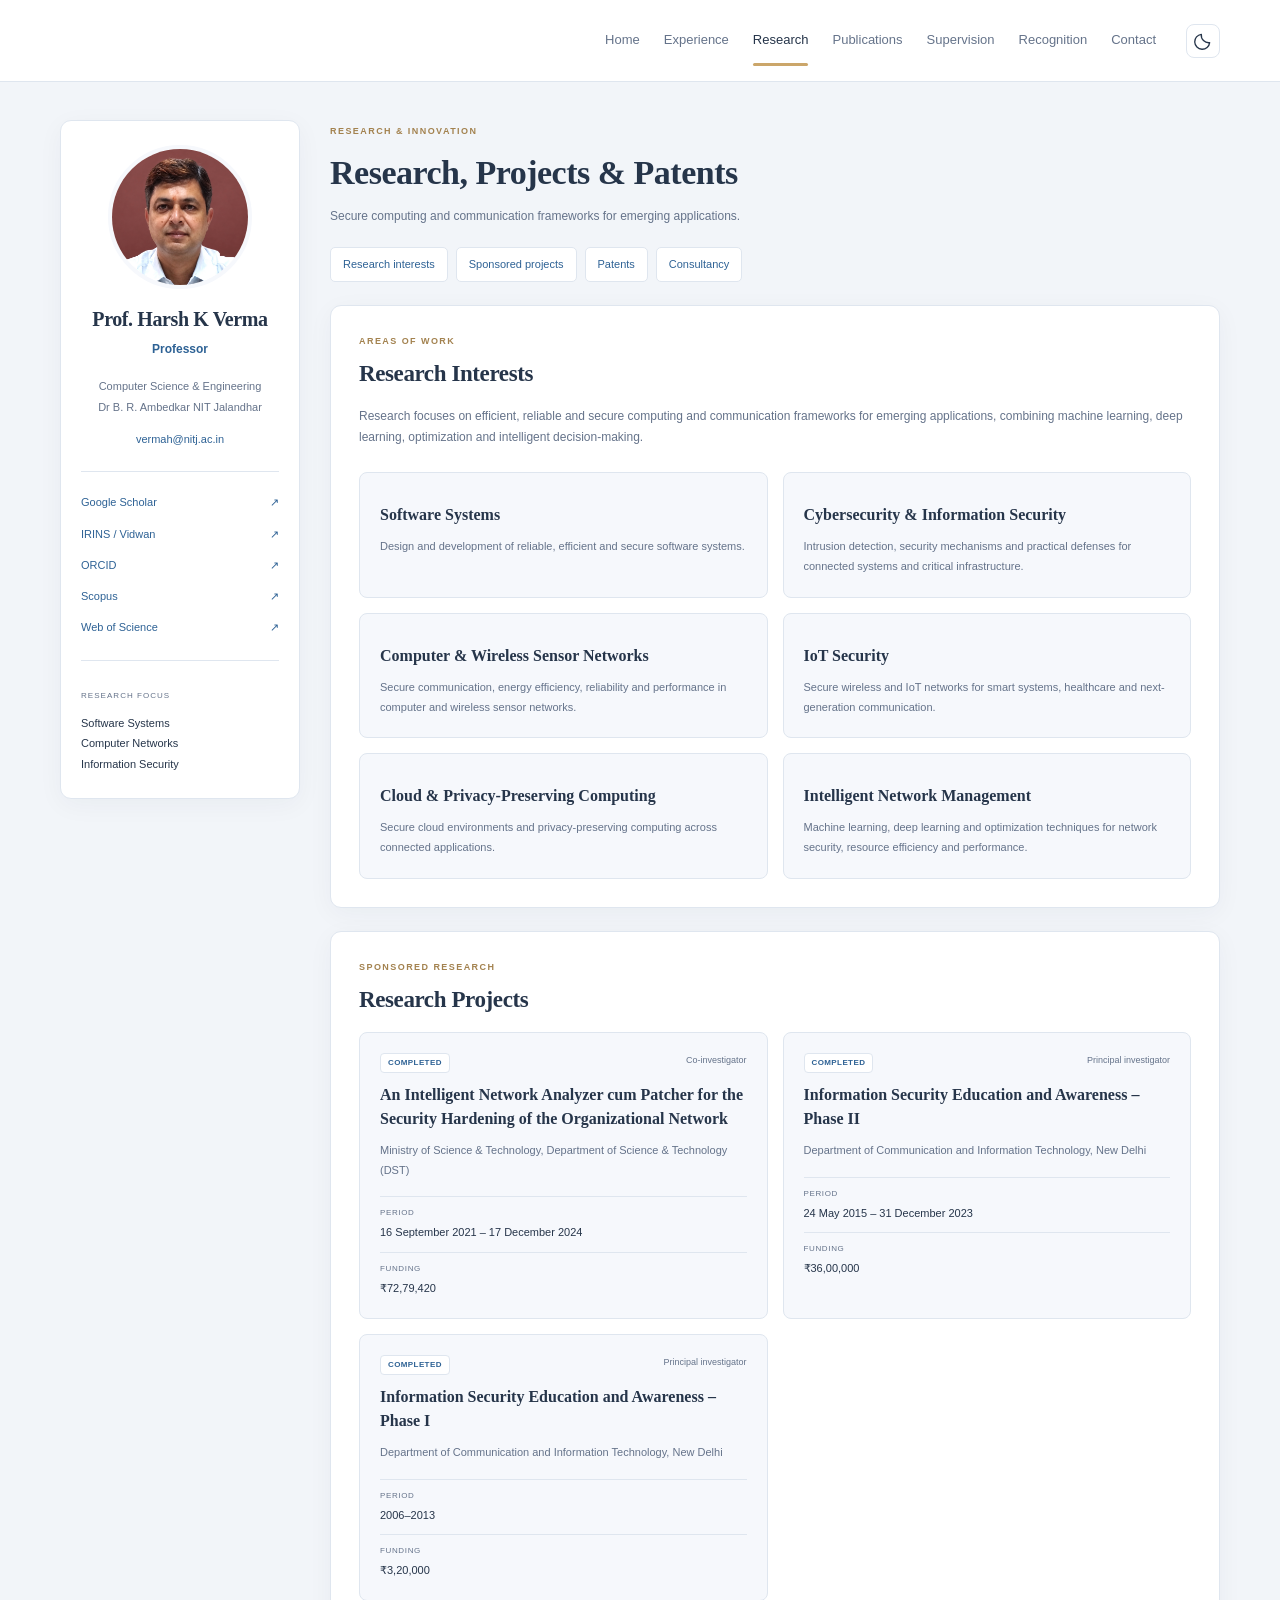
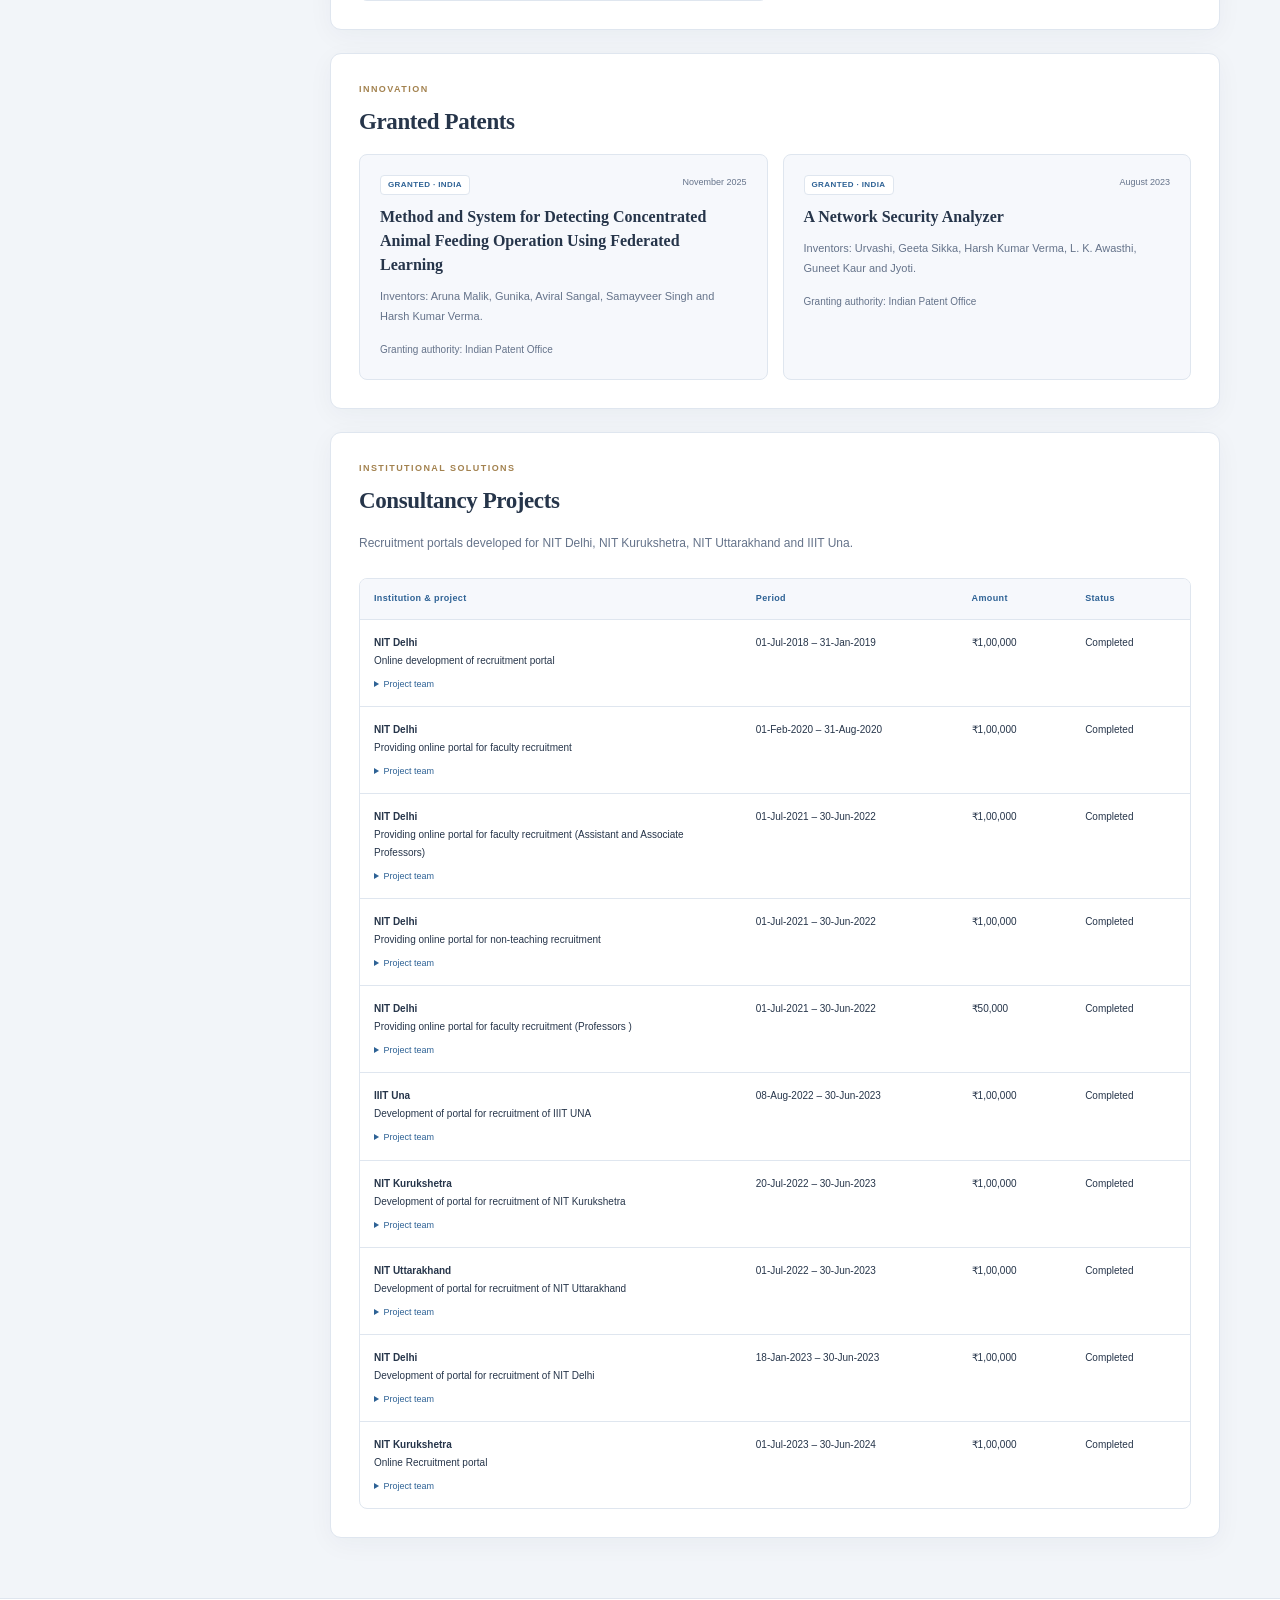
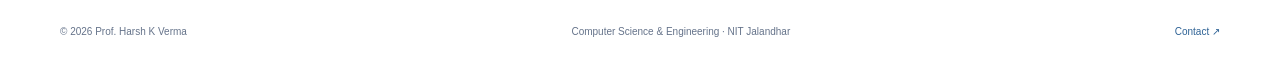
<file: research.html>
<!doctype html>
<html lang="en">
  <head>
    <meta charset="utf-8" />
    <meta name="viewport" content="width=device-width,initial-scale=1" />
    <meta
      name="description"
      content="Research of Prof. Harsh K Verma, Professor of Computer Science and Engineering at NIT Jalandhar."
    />
    <meta name="theme-color" content="#142d4e" />
    <title>Research | Prof. Harsh K Verma</title>
    <link
      rel="canonical"
      href="https://harsh-verma-nitj.github.io/research.html"
    />
    <link rel="stylesheet" href="assets/style.css?v=20261007-5" />
    <link rel="icon" type="image/svg+xml" href="assets/favicon.svg" />
  </head>
  <body>
    <a class="skip-link" href="#content">Skip to content</a>
    <!-- Navigation -->
    <header class="site-header">
      <div class="container nav-wrap">
        <nav id="primary-nav" class="nav" aria-label="Primary navigation">
          <a href="index.html">Home</a>
          <a href="experience.html">Experience</a>
          <a href="research.html" aria-current="page">Research</a>
          <a href="publications.html">Publications</a>
          <a href="supervision.html">Supervision</a>
          <a href="service.html">Recognition</a>
          <a href="contact.html">Contact</a>
        </nav>
        <div class="header-tools">
          <button
            id="theme-toggle"
            class="icon-button"
            type="button"
            aria-label="Switch to dark mode"
            aria-pressed="false"
          >
            <svg
              viewBox="0 0 24 24"
              fill="none"
              stroke="currentColor"
              stroke-width="1.6"
              stroke-linecap="round"
              stroke-linejoin="round"
              aria-hidden="true"
            >
              <path d="M20 14A9 9 0 0 1 10 4a9 9 0 1 0 10 10Z" />
            </svg>
          </button>
          <button
            class="menu-toggle icon-button"
            aria-label="Open navigation"
            aria-controls="primary-nav"
            aria-expanded="false"
          >
            ☰
          </button>
        </div>
      </div>
    </header>
    <div class="container page-layout">
      <!-- Profile sidebar -->
      <aside class="profile-sidebar" aria-label="Academic profile">
        <img
          src="assets/profile-maroon-v2.jpg"
          alt="Prof. Harsh K Verma"
          class="side-portrait"
          width="176"
          height="176"
        />
        <h2>Prof. Harsh K Verma</h2>
        <p class="side-designation">Professor</p>
        <p>
          Computer Science &amp; Engineering
          <br />
          Dr B. R. Ambedkar NIT Jalandhar
        </p>
        <a class="side-email" href="mailto:vermah@nitj.ac.in">
          vermah@nitj.ac.in
        </a>
        <div class="side-links">
          <a
            href="https://scholar.google.com/citations?hl=en&amp;user=h0edtgIAAAAJ"
            target="_blank"
            rel="noopener"
          >
            Google Scholar
            <span>↗</span>
          </a>
          <a
            href="https://nitj.irins.org/profile/90371"
            target="_blank"
            rel="noopener"
          >
            IRINS / Vidwan
            <span>↗</span>
          </a>
          <a
            href="https://orcid.org/0000-0003-4826-6150"
            target="_blank"
            rel="noopener"
          >
            ORCID
            <span>↗</span>
          </a>
          <a
            href="https://www.scopus.com/authid/detail.uri?authorId=57204684351"
            target="_blank"
            rel="noopener"
          >
            Scopus
            <span>↗</span>
          </a>
          <a
            href="https://www.webofscience.com/wos/author/record/Y-4606-2019"
            target="_blank"
            rel="noopener"
          >
            Web of Science
            <span>↗</span>
          </a>
        </div>
        <div class="side-note">
          <span>RESEARCH FOCUS</span>
          <p>
            Software Systems
            <br />
            Computer Networks
            <br />
            Information Security
          </p>
        </div>
      </aside>
      <!-- Page content -->
      <main id="content" class="page-content">
        <div class="page-heading">
          <p class="section-kicker">Research & innovation</p>
          <h1>Research, Projects & Patents</h1>
          <p>
            Secure computing and communication frameworks for emerging
            applications.
          </p>
        </div>
        <nav class="section-tabs" aria-label="Research sections">
          <a href="#research">Research interests</a>
          <a href="#projects">Sponsored projects</a>
          <a href="#patents">Patents</a>
          <a href="#consultancy">Consultancy</a>
        </nav>
        <!-- Research interests -->
        <section id="research" class="surface">
          <p class="section-kicker">Areas of work</p>
          <h2>Research Interests</h2>
          <p class="intro">
            Research focuses on efficient, reliable and secure computing and
            communication frameworks for emerging applications, combining
            machine learning, deep learning, optimization and intelligent
            decision-making.
          </p>
          <div class="cards three">
            <article class="card">
              <h3>Software Systems</h3>
              <p>
                Design and development of reliable, efficient and secure
                software systems.
              </p>
            </article>
            <article class="card">
              <h3>Cybersecurity &amp; Information Security</h3>
              <p>
                Intrusion detection, security mechanisms and practical defenses
                for connected systems and critical infrastructure.
              </p>
            </article>
            <article class="card">
              <h3>Computer &amp; Wireless Sensor Networks</h3>
              <p>
                Secure communication, energy efficiency, reliability and
                performance in computer and wireless sensor networks.
              </p>
            </article>
            <article class="card">
              <h3>IoT Security</h3>
              <p>
                Secure wireless and IoT networks for smart systems, healthcare
                and next-generation communication.
              </p>
            </article>
            <article class="card">
              <h3>Cloud &amp; Privacy-Preserving Computing</h3>
              <p>
                Secure cloud environments and privacy-preserving computing
                across connected applications.
              </p>
            </article>
            <article class="card">
              <h3>Intelligent Network Management</h3>
              <p>
                Machine learning, deep learning and optimization techniques for
                network security, resource efficiency and performance.
              </p>
            </article>
          </div>
        </section>
        <!-- Sponsored research projects -->
        <section id="projects" class="surface">
          <p class="section-kicker">Sponsored research</p>
          <h2>Research Projects</h2>
          <div class="cards two">
            <article class="card">
              <div class="record-meta">
                <span class="tag">Completed</span>
                <span>Co-investigator</span>
              </div>
              <h3>
                An Intelligent Network Analyzer cum Patcher for the Security
                Hardening of the Organizational Network
              </h3>
              <p>
                Ministry of Science &amp; Technology, Department of Science
                &amp; Technology (DST)
              </p>
              <dl class="project-facts">
                <div>
                  <dt>Period</dt>
                  <dd>16 September 2021 – 17 December 2024</dd>
                </div>
                <div>
                  <dt>Funding</dt>
                  <dd>₹72,79,420</dd>
                </div>
              </dl>
            </article>
            <article class="card">
              <div class="record-meta">
                <span class="tag">Completed</span>
                <span>Principal investigator</span>
              </div>
              <h3>Information Security Education and Awareness – Phase II</h3>
              <p>
                Department of Communication and Information Technology, New
                Delhi
              </p>
              <dl class="project-facts">
                <div>
                  <dt>Period</dt>
                  <dd>24 May 2015 – 31 December 2023</dd>
                </div>
                <div>
                  <dt>Funding</dt>
                  <dd>₹36,00,000</dd>
                </div>
              </dl>
            </article>
            <article class="card">
              <div class="record-meta">
                <span class="tag">Completed</span>
                <span>Principal investigator</span>
              </div>
              <h3>Information Security Education and Awareness – Phase I</h3>
              <p>
                Department of Communication and Information Technology, New
                Delhi
              </p>
              <dl class="project-facts">
                <div>
                  <dt>Period</dt>
                  <dd>2006–2013</dd>
                </div>
                <div>
                  <dt>Funding</dt>
                  <dd>₹3,20,000</dd>
                </div>
              </dl>
            </article>
          </div>
        </section>
        <!-- Granted patents -->
        <section id="patents" class="surface">
          <p class="section-kicker">Innovation</p>
          <h2>Granted Patents</h2>
          <div class="cards two">
            <article class="card">
              <div class="record-meta">
                <span class="tag">Granted · India</span>
                <span>November 2025</span>
              </div>
              <h3>
                Method and System for Detecting Concentrated Animal Feeding
                Operation Using Federated Learning
              </h3>
              <p>
                Inventors: Aruna Malik, Gunika, Aviral Sangal, Samayveer Singh
                and Harsh Kumar Verma.
              </p>
              <p class="small">Granting authority: Indian Patent Office</p>
            </article>
            <article class="card">
              <div class="record-meta">
                <span class="tag">Granted · India</span>
                <span>August 2023</span>
              </div>
              <h3>A Network Security Analyzer</h3>
              <p>
                Inventors: Urvashi, Geeta Sikka, Harsh Kumar Verma, L. K.
                Awasthi, Guneet Kaur and Jyoti.
              </p>
              <p class="small">Granting authority: Indian Patent Office</p>
            </article>
          </div>
        </section>
        <!-- Consultancy projects -->
        <section id="consultancy" class="surface">
          <p class="section-kicker">Institutional solutions</p>
          <h2>Consultancy Projects</h2>
          <p class="intro">
            Recruitment portals developed for NIT Delhi, NIT Kurukshetra, NIT
            Uttarakhand and IIIT Una.
          </p>
          <div
            class="table-wrap"
            role="region"
            aria-label="Consultancy projects"
            tabindex="0"
          >
            <table class="records-table">
              <thead>
                <tr>
                  <th scope="col">Institution &amp; project</th>
                  <th scope="col">Period</th>
                  <th scope="col">Amount</th>
                  <th scope="col">Status</th>
                </tr>
              </thead>
              <tbody>
                <tr>
                  <td>
                    <strong>NIT Delhi</strong>
                    <br />
                    Online development of recruitment portal
                    <details class="team-details">
                      <summary>Project team</summary>
                      <p>
                        Dr Lalit K Awasthi, Dr Harsh K Verma, Mrs Daljit Kaur,
                        Mr Bhupinderjit Singh
                      </p>
                    </details>
                  </td>
                  <td>01-Jul-2018 – 31-Jan-2019</td>
                  <td>₹1,00,000</td>
                  <td>Completed</td>
                </tr>
                <tr>
                  <td>
                    <strong>NIT Delhi</strong>
                    <br />
                    Providing online portal for faculty recruitment
                    <details class="team-details">
                      <summary>Project team</summary>
                      <p>
                        Dr Lalit K Awasthi, Dr Harsh K Verma, Mrs Daljit Kaur,
                        Mr Bhupinderjit Singh
                      </p>
                    </details>
                  </td>
                  <td>01-Feb-2020 – 31-Aug-2020</td>
                  <td>₹1,00,000</td>
                  <td>Completed</td>
                </tr>
                <tr>
                  <td>
                    <strong>NIT Delhi</strong>
                    <br />
                    Providing online portal for faculty recruitment (Assistant
                    and Associate Professors)
                    <details class="team-details">
                      <summary>Project team</summary>
                      <p>
                        Dr BK Kanaujia, Dr Harsh K Verma, Mrs Daljit Kaur, Mr
                        Bhupinderjit Singh
                      </p>
                    </details>
                  </td>
                  <td>01-Jul-2021 – 30-Jun-2022</td>
                  <td>₹1,00,000</td>
                  <td>Completed</td>
                </tr>
                <tr>
                  <td>
                    <strong>NIT Delhi</strong>
                    <br />
                    Providing online portal for non-teaching recruitment
                    <details class="team-details">
                      <summary>Project team</summary>
                      <p>
                        Dr BK Kanaujia, Dr Harsh K Verma, Mrs Daljit Kaur, Mr
                        Bhupinderjit Singh
                      </p>
                    </details>
                  </td>
                  <td>01-Jul-2021 – 30-Jun-2022</td>
                  <td>₹1,00,000</td>
                  <td>Completed</td>
                </tr>
                <tr>
                  <td>
                    <strong>NIT Delhi</strong>
                    <br />
                    Providing online portal for faculty recruitment (Professors
                    )
                    <details class="team-details">
                      <summary>Project team</summary>
                      <p>
                        Dr B K Kanaujia, Dr Harsh K Verma, Mrs Daljit Kaur, Mr
                        Bhupinderjit Singh
                      </p>
                    </details>
                  </td>
                  <td>01-Jul-2021 – 30-Jun-2022</td>
                  <td>₹50,000</td>
                  <td>Completed</td>
                </tr>
                <tr>
                  <td>
                    <strong>IIIT Una</strong>
                    <br />
                    Development of portal for recruitment of IIIT UNA
                    <details class="team-details">
                      <summary>Project team</summary>
                      <p>
                        Prof BK Kanaujia, Dr HK Verma, Dr A L Sangal, Mrs
                        Daljeet Kaur, Mr Bhupinderjit Singh
                      </p>
                    </details>
                  </td>
                  <td>08-Aug-2022 – 30-Jun-2023</td>
                  <td>₹1,00,000</td>
                  <td>Completed</td>
                </tr>
                <tr>
                  <td>
                    <strong>NIT Kurukshetra</strong>
                    <br />
                    Development of portal for recruitment of NIT Kurukshetra
                    <details class="team-details">
                      <summary>Project team</summary>
                      <p>
                        Prof B K Kanaujia, Dr HK Verma, Dr A L Sangal, Mrs
                        Daljeet Kaur, Mr Bhupinderjit Singh
                      </p>
                    </details>
                  </td>
                  <td>20-Jul-2022 – 30-Jun-2023</td>
                  <td>₹1,00,000</td>
                  <td>Completed</td>
                </tr>
                <tr>
                  <td>
                    <strong>NIT Uttarakhand</strong>
                    <br />
                    Development of portal for recruitment of NIT Uttarakhand
                    <details class="team-details">
                      <summary>Project team</summary>
                      <p>
                        Prof BK Kanaujia, Dr HK Verma, Dr A L Sangal, Mrs
                        Daljeet Kaur, Mr Bhupinderjit Singh
                      </p>
                    </details>
                  </td>
                  <td>01-Jul-2022 – 30-Jun-2023</td>
                  <td>₹1,00,000</td>
                  <td>Completed</td>
                </tr>
                <tr>
                  <td>
                    <strong>NIT Delhi</strong>
                    <br />
                    Development of portal for recruitment of NIT Delhi
                    <details class="team-details">
                      <summary>Project team</summary>
                      <p>
                        Prof B K Kanaujia, Dr HK Verma, Dr A L Sangal, Mrs
                        Daljeet Kaur, Mr Bhupinderjit Singh
                      </p>
                    </details>
                  </td>
                  <td>18-Jan-2023 – 30-Jun-2023</td>
                  <td>₹1,00,000</td>
                  <td>Completed</td>
                </tr>
                <tr>
                  <td>
                    <strong>NIT Kurukshetra</strong>
                    <br />
                    Online Recruitment portal
                    <details class="team-details">
                      <summary>Project team</summary>
                      <p>
                        Prof B K Kanaujia, Dr HK Verma, Dr A L Sangal, Mrs
                        Daljeet Kaur, Mr Bhupinderjit Singh
                      </p>
                    </details>
                  </td>
                  <td>01-Jul-2023 – 30-Jun-2024</td>
                  <td>₹1,00,000</td>
                  <td>Completed</td>
                </tr>
              </tbody>
            </table>
          </div>
        </section>
      </main>
    </div>
    <!-- Footer -->
    <footer>
      <div class="container footer-inner">
        <span>
          ©
          <span id="year"></span>
          Prof. Harsh K Verma
        </span>
        <span>Computer Science &amp; Engineering · NIT Jalandhar</span>
        <a href="mailto:vermah@nitj.ac.in">Contact ↗</a>
      </div>
    </footer>
    <script src="assets/script.js?v=20261007-5"></script>
  </body>
</html>
</file>
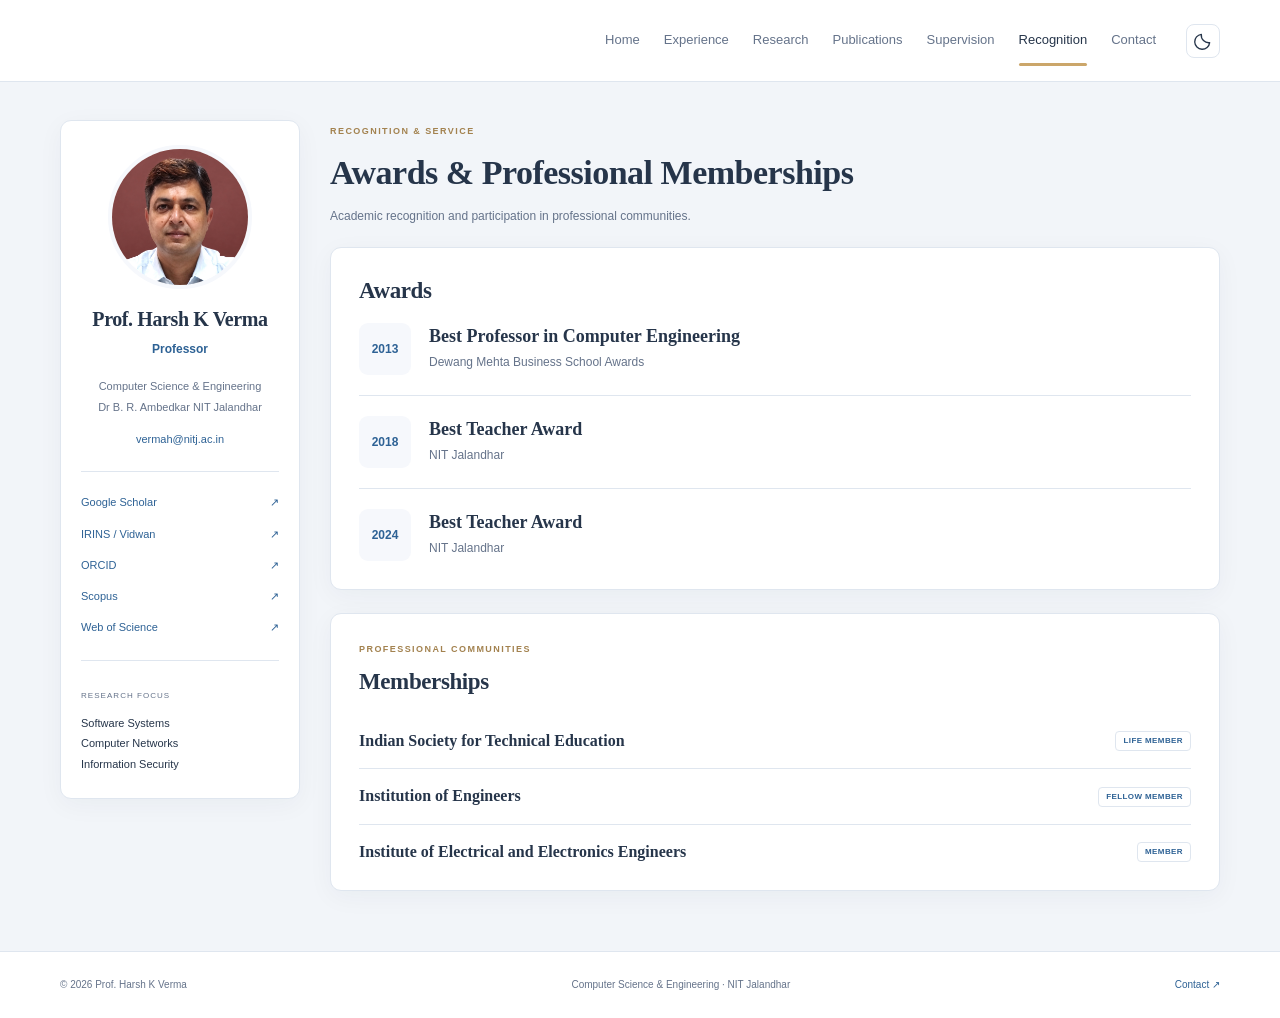
<file: service.html>
<!doctype html>
<html lang="en">
  <head>
    <meta charset="utf-8" />
    <meta name="viewport" content="width=device-width,initial-scale=1" />
    <meta
      name="description"
      content="Recognition of Prof. Harsh K Verma, Professor of Computer Science and Engineering at NIT Jalandhar."
    />
    <meta name="theme-color" content="#142d4e" />
    <title>Recognition | Prof. Harsh K Verma</title>
    <link
      rel="canonical"
      href="https://harsh-verma-nitj.github.io/service.html"
    />
    <link rel="stylesheet" href="assets/style.css?v=20261007-5" />
    <link rel="icon" type="image/svg+xml" href="assets/favicon.svg" />
  </head>
  <body>
    <a class="skip-link" href="#content">Skip to content</a>
    <!-- Navigation -->
    <header class="site-header">
      <div class="container nav-wrap">
        <nav id="primary-nav" class="nav" aria-label="Primary navigation">
          <a href="index.html">Home</a>
          <a href="experience.html">Experience</a>
          <a href="research.html">Research</a>
          <a href="publications.html">Publications</a>
          <a href="supervision.html">Supervision</a>
          <a href="service.html" aria-current="page">Recognition</a>
          <a href="contact.html">Contact</a>
        </nav>
        <div class="header-tools">
          <button
            id="theme-toggle"
            class="icon-button"
            type="button"
            aria-label="Switch to dark mode"
            aria-pressed="false"
          >
            <svg
              viewBox="0 0 24 24"
              fill="none"
              stroke="currentColor"
              stroke-width="1.6"
              stroke-linecap="round"
              stroke-linejoin="round"
              aria-hidden="true"
            >
              <path d="M20 14A9 9 0 0 1 10 4a9 9 0 1 0 10 10Z" />
            </svg>
          </button>
          <button
            class="menu-toggle icon-button"
            aria-label="Open navigation"
            aria-controls="primary-nav"
            aria-expanded="false"
          >
            ☰
          </button>
        </div>
      </div>
    </header>
    <div class="container page-layout">
      <!-- Profile sidebar -->
      <aside class="profile-sidebar" aria-label="Academic profile">
        <img
          src="assets/profile-maroon-v2.jpg"
          alt="Prof. Harsh K Verma"
          class="side-portrait"
          width="176"
          height="176"
        />
        <h2>Prof. Harsh K Verma</h2>
        <p class="side-designation">Professor</p>
        <p>
          Computer Science &amp; Engineering
          <br />
          Dr B. R. Ambedkar NIT Jalandhar
        </p>
        <a class="side-email" href="mailto:vermah@nitj.ac.in">
          vermah@nitj.ac.in
        </a>
        <div class="side-links">
          <a
            href="https://scholar.google.com/citations?hl=en&amp;user=h0edtgIAAAAJ"
            target="_blank"
            rel="noopener"
          >
            Google Scholar
            <span>↗</span>
          </a>
          <a
            href="https://nitj.irins.org/profile/90371"
            target="_blank"
            rel="noopener"
          >
            IRINS / Vidwan
            <span>↗</span>
          </a>
          <a
            href="https://orcid.org/0000-0003-4826-6150"
            target="_blank"
            rel="noopener"
          >
            ORCID
            <span>↗</span>
          </a>
          <a
            href="https://www.scopus.com/authid/detail.uri?authorId=57204684351"
            target="_blank"
            rel="noopener"
          >
            Scopus
            <span>↗</span>
          </a>
          <a
            href="https://www.webofscience.com/wos/author/record/Y-4606-2019"
            target="_blank"
            rel="noopener"
          >
            Web of Science
            <span>↗</span>
          </a>
        </div>
        <div class="side-note">
          <span>RESEARCH FOCUS</span>
          <p>
            Software Systems
            <br />
            Computer Networks
            <br />
            Information Security
          </p>
        </div>
      </aside>
      <!-- Page content -->
      <main id="content" class="page-content">
        <div class="page-heading">
          <p class="section-kicker">Recognition & service</p>
          <h1>Awards & Professional Memberships</h1>
          <p>
            Academic recognition and participation in professional communities.
          </p>
        </div>
        <!-- Awards -->
        <section class="surface">
          <h2>Awards</h2>
          <div class="qualification">
            <span class="qualification-year">2013</span>
            <div>
              <h3>Best Professor in Computer Engineering</h3>
              <p>Dewang Mehta Business School Awards</p>
            </div>
          </div>
          <div class="qualification">
            <span class="qualification-year">2018</span>
            <div>
              <h3>Best Teacher Award</h3>
              <p>NIT Jalandhar</p>
            </div>
          </div>
          <div class="qualification">
            <span class="qualification-year">2024</span>
            <div>
              <h3>Best Teacher Award</h3>
              <p>NIT Jalandhar</p>
            </div>
          </div>
        </section>
        <!-- Professional memberships -->
        <section class="surface">
          <p class="section-kicker">Professional communities</p>
          <h2>Memberships</h2>
          <div class="membership-list">
            <div>
              <h3>Indian Society for Technical Education</h3>
              <span class="tag">Life Member</span>
            </div>
            <div>
              <h3>Institution of Engineers</h3>
              <span class="tag">Fellow Member</span>
            </div>
            <div>
              <h3>Institute of Electrical and Electronics Engineers</h3>
              <span class="tag">Member</span>
            </div>
          </div>
        </section>
      </main>
    </div>
    <!-- Footer -->
    <footer>
      <div class="container footer-inner">
        <span>
          ©
          <span id="year"></span>
          Prof. Harsh K Verma
        </span>
        <span>Computer Science &amp; Engineering · NIT Jalandhar</span>
        <a href="mailto:vermah@nitj.ac.in">Contact ↗</a>
      </div>
    </footer>
    <script src="assets/script.js?v=20261007-5"></script>
  </body>
</html>
</file>
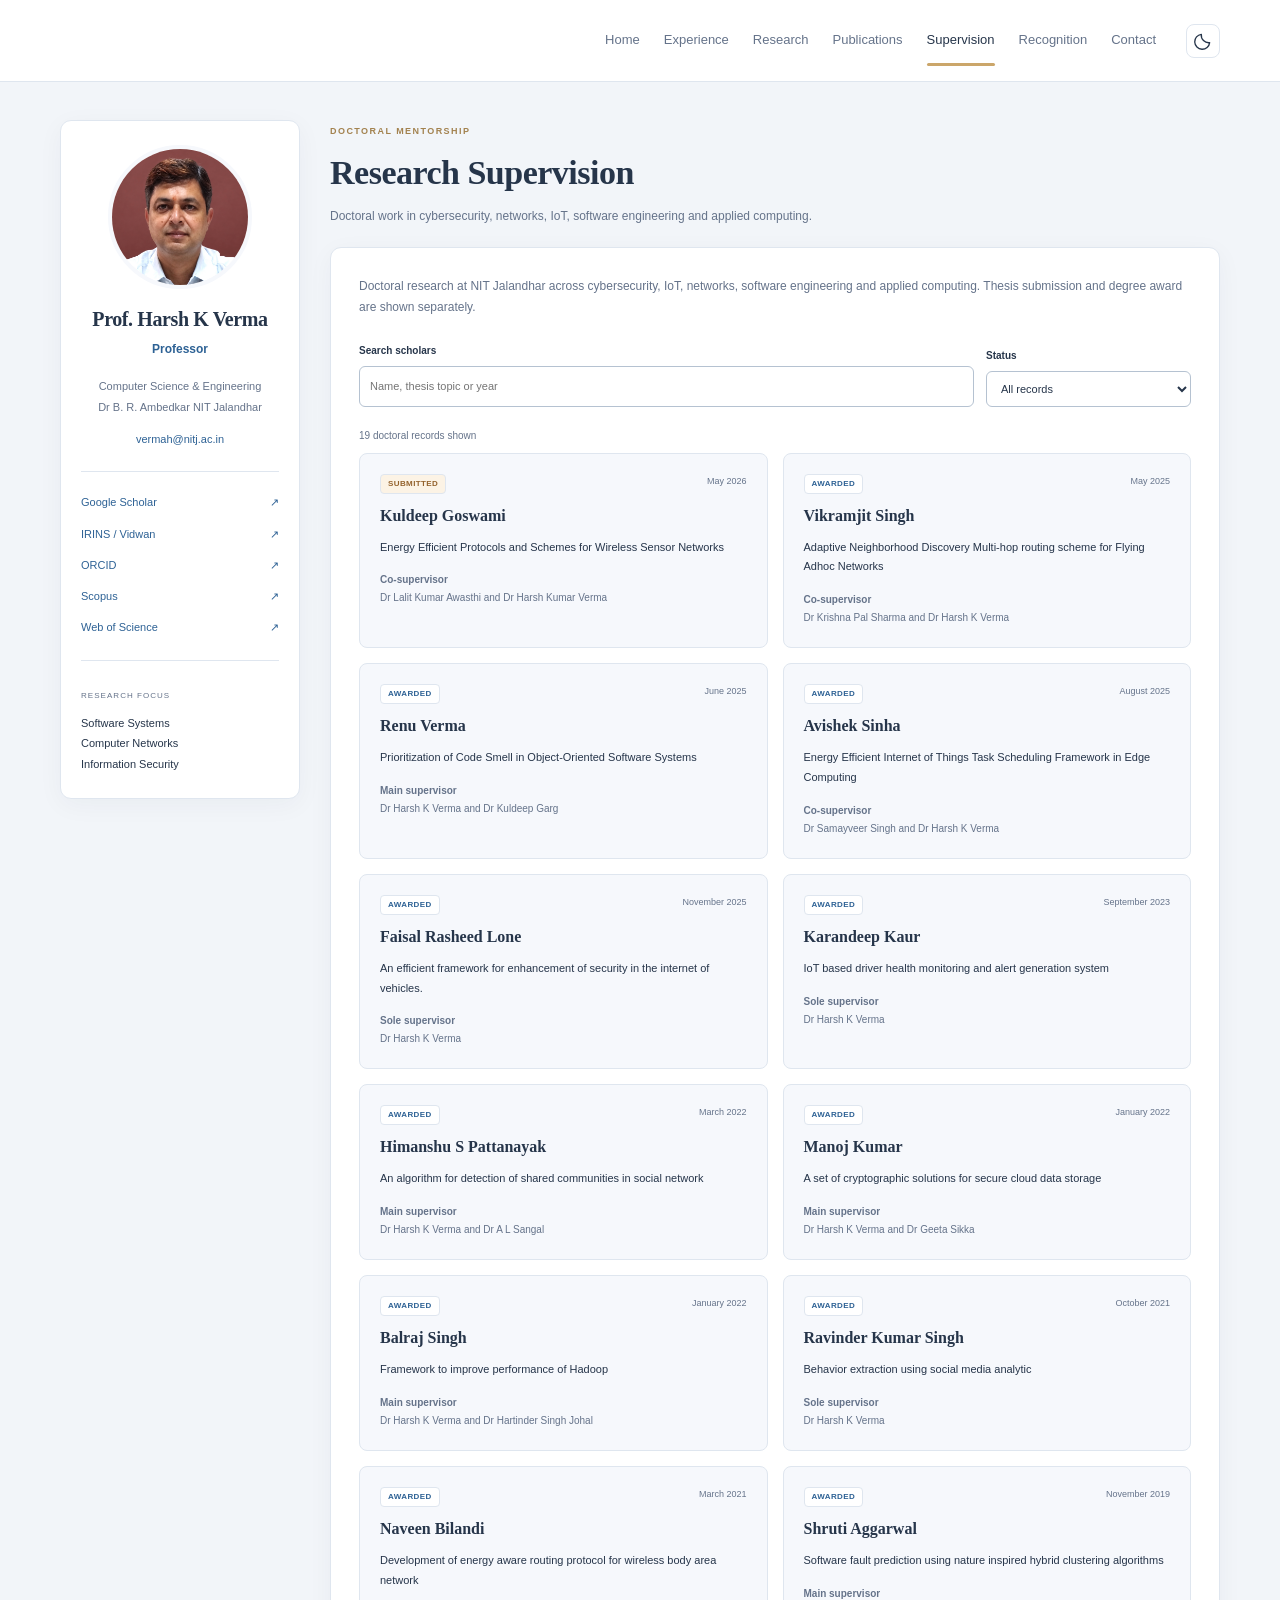
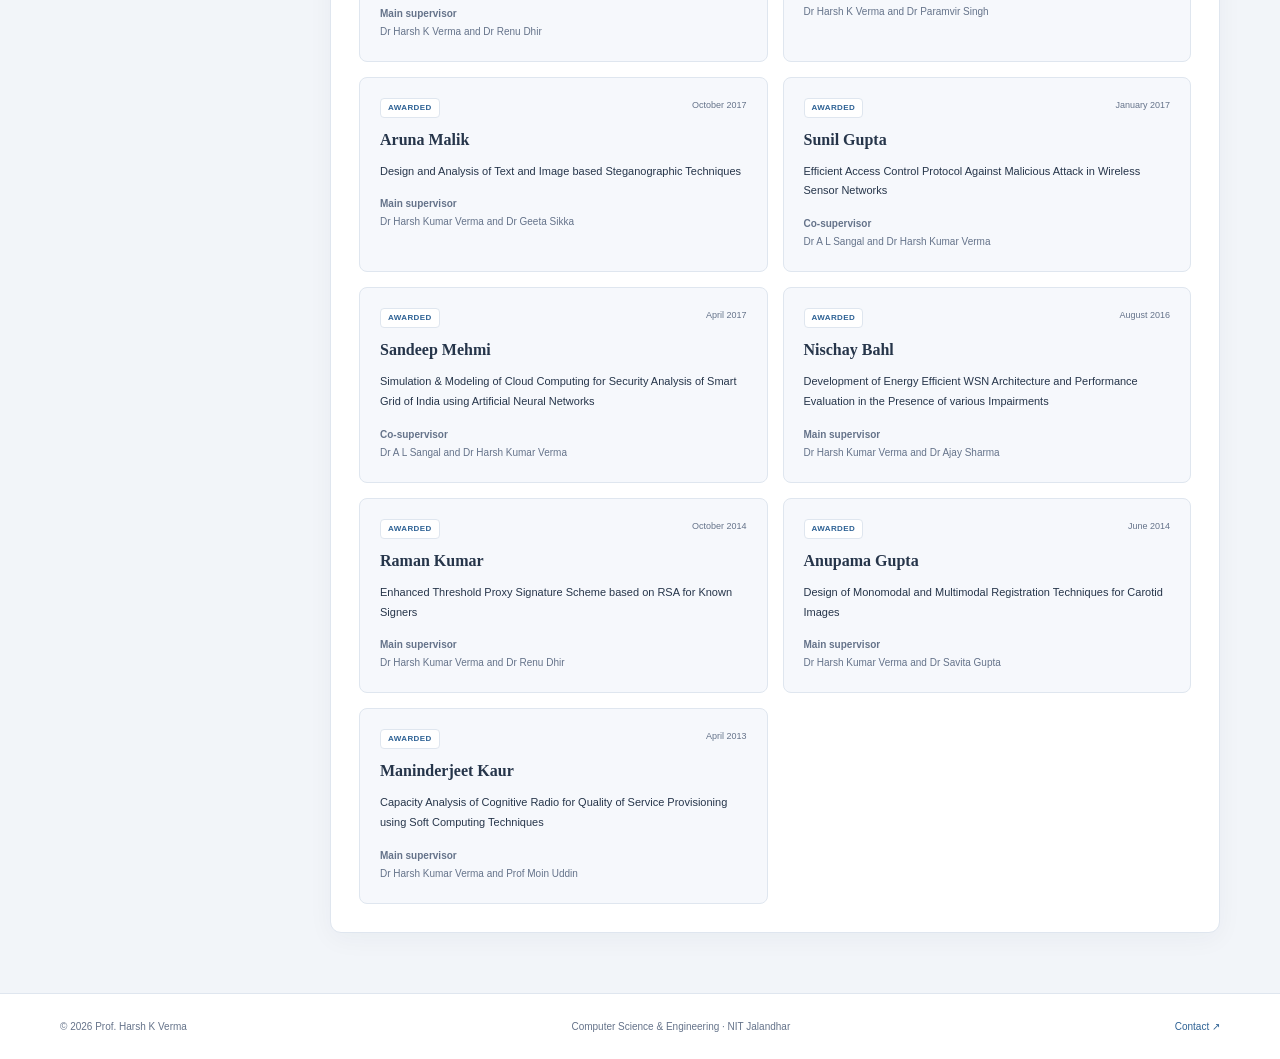
<file: supervision.html>
<!doctype html>
<html lang="en">
  <head>
    <meta charset="utf-8" />
    <meta name="viewport" content="width=device-width,initial-scale=1" />
    <meta
      name="description"
      content="Supervision of Prof. Harsh K Verma, Professor of Computer Science and Engineering at NIT Jalandhar."
    />
    <meta name="theme-color" content="#142d4e" />
    <title>Supervision | Prof. Harsh K Verma</title>
    <link
      rel="canonical"
      href="https://harsh-verma-nitj.github.io/supervision.html"
    />
    <link rel="stylesheet" href="assets/style.css?v=20261007-5" />
    <link rel="icon" type="image/svg+xml" href="assets/favicon.svg" />
  </head>
  <body>
    <a class="skip-link" href="#content">Skip to content</a>
    <!-- Navigation -->
    <header class="site-header">
      <div class="container nav-wrap">
        <nav id="primary-nav" class="nav" aria-label="Primary navigation">
          <a href="index.html">Home</a>
          <a href="experience.html">Experience</a>
          <a href="research.html">Research</a>
          <a href="publications.html">Publications</a>
          <a href="supervision.html" aria-current="page">Supervision</a>
          <a href="service.html">Recognition</a>
          <a href="contact.html">Contact</a>
        </nav>
        <div class="header-tools">
          <button
            id="theme-toggle"
            class="icon-button"
            type="button"
            aria-label="Switch to dark mode"
            aria-pressed="false"
          >
            <svg
              viewBox="0 0 24 24"
              fill="none"
              stroke="currentColor"
              stroke-width="1.6"
              stroke-linecap="round"
              stroke-linejoin="round"
              aria-hidden="true"
            >
              <path d="M20 14A9 9 0 0 1 10 4a9 9 0 1 0 10 10Z" />
            </svg>
          </button>
          <button
            class="menu-toggle icon-button"
            aria-label="Open navigation"
            aria-controls="primary-nav"
            aria-expanded="false"
          >
            ☰
          </button>
        </div>
      </div>
    </header>
    <div class="container page-layout">
      <!-- Profile sidebar -->
      <aside class="profile-sidebar" aria-label="Academic profile">
        <img
          src="assets/profile-maroon-v2.jpg"
          alt="Prof. Harsh K Verma"
          class="side-portrait"
          width="176"
          height="176"
        />
        <h2>Prof. Harsh K Verma</h2>
        <p class="side-designation">Professor</p>
        <p>
          Computer Science &amp; Engineering
          <br />
          Dr B. R. Ambedkar NIT Jalandhar
        </p>
        <a class="side-email" href="mailto:vermah@nitj.ac.in">
          vermah@nitj.ac.in
        </a>
        <div class="side-links">
          <a
            href="https://scholar.google.com/citations?hl=en&amp;user=h0edtgIAAAAJ"
            target="_blank"
            rel="noopener"
          >
            Google Scholar
            <span>↗</span>
          </a>
          <a
            href="https://nitj.irins.org/profile/90371"
            target="_blank"
            rel="noopener"
          >
            IRINS / Vidwan
            <span>↗</span>
          </a>
          <a
            href="https://orcid.org/0000-0003-4826-6150"
            target="_blank"
            rel="noopener"
          >
            ORCID
            <span>↗</span>
          </a>
          <a
            href="https://www.scopus.com/authid/detail.uri?authorId=57204684351"
            target="_blank"
            rel="noopener"
          >
            Scopus
            <span>↗</span>
          </a>
          <a
            href="https://www.webofscience.com/wos/author/record/Y-4606-2019"
            target="_blank"
            rel="noopener"
          >
            Web of Science
            <span>↗</span>
          </a>
        </div>
        <div class="side-note">
          <span>RESEARCH FOCUS</span>
          <p>
            Software Systems
            <br />
            Computer Networks
            <br />
            Information Security
          </p>
        </div>
      </aside>
      <!-- Page content -->
      <main id="content" class="page-content">
        <div class="page-heading">
          <p class="section-kicker">Doctoral mentorship</p>
          <h1>Research Supervision</h1>
          <p>
            Doctoral work in cybersecurity, networks, IoT, software engineering
            and applied computing.
          </p>
        </div>
        <!-- Doctoral supervision records -->
        <section class="surface">
          <p class="intro">
            Doctoral research at NIT Jalandhar across cybersecurity, IoT,
            networks, software engineering and applied computing. Thesis
            submission and degree award are shown separately.
          </p>
          <div class="scholar-controls">
            <div>
              <label for="scholar-search">Search scholars</label>
              <input
                type="search"
                id="scholar-search"
                placeholder="Name, thesis topic or year"
              />
            </div>
            <div>
              <label for="scholar-status">Status</label>
              <select id="scholar-status">
                <option value="all">All records</option>
                <option value="Awarded">Awarded</option>
                <option value="Submitted">Submitted</option>
              </select>
            </div>
          </div>
          <p class="result-count" id="scholar-count" role="status">
            19 doctoral records
          </p>
          <div class="cards two">
            <article class="card scholar-card" data-status="Submitted">
              <div class="record-meta">
                <span class="tag">Submitted</span>
                <span>May 2026</span>
              </div>
              <h3>Kuldeep Goswami</h3>
              <p class="thesis-title">
                Energy Efficient Protocols and Schemes for Wireless Sensor
                Networks
              </p>
              <p class="small">
                <strong>Co-supervisor</strong>
                <br />
                Dr Lalit Kumar Awasthi and Dr Harsh Kumar Verma
              </p>
            </article>
            <article class="card scholar-card" data-status="Awarded">
              <div class="record-meta">
                <span class="tag">Awarded</span>
                <span>May 2025</span>
              </div>
              <h3>Vikramjit Singh</h3>
              <p class="thesis-title">
                Adaptive Neighborhood Discovery Multi-hop routing scheme for
                Flying Adhoc Networks
              </p>
              <p class="small">
                <strong>Co-supervisor</strong>
                <br />
                Dr Krishna Pal Sharma and Dr Harsh K Verma
              </p>
            </article>
            <article class="card scholar-card" data-status="Awarded">
              <div class="record-meta">
                <span class="tag">Awarded</span>
                <span>June 2025</span>
              </div>
              <h3>Renu Verma</h3>
              <p class="thesis-title">
                Prioritization of Code Smell in Object-Oriented Software Systems
              </p>
              <p class="small">
                <strong>Main supervisor</strong>
                <br />
                Dr Harsh K Verma and Dr Kuldeep Garg
              </p>
            </article>
            <article class="card scholar-card" data-status="Awarded">
              <div class="record-meta">
                <span class="tag">Awarded</span>
                <span>August 2025</span>
              </div>
              <h3>Avishek Sinha</h3>
              <p class="thesis-title">
                Energy Efficient Internet of Things Task Scheduling Framework in
                Edge Computing
              </p>
              <p class="small">
                <strong>Co-supervisor</strong>
                <br />
                Dr Samayveer Singh and Dr Harsh K Verma
              </p>
            </article>
            <article class="card scholar-card" data-status="Awarded">
              <div class="record-meta">
                <span class="tag">Awarded</span>
                <span>November 2025</span>
              </div>
              <h3>Faisal Rasheed Lone</h3>
              <p class="thesis-title">
                An efficient framework for enhancement of security in the
                internet of vehicles.
              </p>
              <p class="small">
                <strong>Sole supervisor</strong>
                <br />
                Dr Harsh K Verma
              </p>
            </article>
            <article class="card scholar-card" data-status="Awarded">
              <div class="record-meta">
                <span class="tag">Awarded</span>
                <span>September 2023</span>
              </div>
              <h3>Karandeep Kaur</h3>
              <p class="thesis-title">
                IoT based driver health monitoring and alert generation system
              </p>
              <p class="small">
                <strong>Sole supervisor</strong>
                <br />
                Dr Harsh K Verma
              </p>
            </article>
          </div>
          <div class="cards two">
            <article class="card scholar-card" data-status="Awarded">
              <div class="record-meta">
                <span class="tag">Awarded</span>
                <span>March 2022</span>
              </div>
              <h3>Himanshu S Pattanayak</h3>
              <p class="thesis-title">
                An algorithm for detection of shared communities in social
                network
              </p>
              <p class="small">
                <strong>Main supervisor</strong>
                <br />
                Dr Harsh K Verma and Dr A L Sangal
              </p>
            </article>
            <article class="card scholar-card" data-status="Awarded">
              <div class="record-meta">
                <span class="tag">Awarded</span>
                <span>January 2022</span>
              </div>
              <h3>Manoj Kumar</h3>
              <p class="thesis-title">
                A set of cryptographic solutions for secure cloud data storage
              </p>
              <p class="small">
                <strong>Main supervisor</strong>
                <br />
                Dr Harsh K Verma and Dr Geeta Sikka
              </p>
            </article>
            <article class="card scholar-card" data-status="Awarded">
              <div class="record-meta">
                <span class="tag">Awarded</span>
                <span>January 2022</span>
              </div>
              <h3>Balraj Singh</h3>
              <p class="thesis-title">
                Framework to improve performance of Hadoop
              </p>
              <p class="small">
                <strong>Main supervisor</strong>
                <br />
                Dr Harsh K Verma and Dr Hartinder Singh Johal
              </p>
            </article>
            <article class="card scholar-card" data-status="Awarded">
              <div class="record-meta">
                <span class="tag">Awarded</span>
                <span>October 2021</span>
              </div>
              <h3>Ravinder Kumar Singh</h3>
              <p class="thesis-title">
                Behavior extraction using social media analytic
              </p>
              <p class="small">
                <strong>Sole supervisor</strong>
                <br />
                Dr Harsh K Verma
              </p>
            </article>
            <article class="card scholar-card" data-status="Awarded">
              <div class="record-meta">
                <span class="tag">Awarded</span>
                <span>March 2021</span>
              </div>
              <h3>Naveen Bilandi</h3>
              <p class="thesis-title">
                Development of energy aware routing protocol for wireless body
                area network
              </p>
              <p class="small">
                <strong>Main supervisor</strong>
                <br />
                Dr Harsh K Verma and Dr Renu Dhir
              </p>
            </article>
            <article class="card scholar-card" data-status="Awarded">
              <div class="record-meta">
                <span class="tag">Awarded</span>
                <span>November 2019</span>
              </div>
              <h3>Shruti Aggarwal</h3>
              <p class="thesis-title">
                Software fault prediction using nature inspired hybrid
                clustering algorithms
              </p>
              <p class="small">
                <strong>Main supervisor</strong>
                <br />
                Dr Harsh K Verma and Dr Paramvir Singh
              </p>
            </article>
            <article class="card scholar-card" data-status="Awarded">
              <div class="record-meta">
                <span class="tag">Awarded</span>
                <span>October 2017</span>
              </div>
              <h3>Aruna Malik</h3>
              <p class="thesis-title">
                Design and Analysis of Text and Image based Steganographic
                Techniques
              </p>
              <p class="small">
                <strong>Main supervisor</strong>
                <br />
                Dr Harsh Kumar Verma and Dr Geeta Sikka
              </p>
            </article>
            <article class="card scholar-card" data-status="Awarded">
              <div class="record-meta">
                <span class="tag">Awarded</span>
                <span>January 2017</span>
              </div>
              <h3>Sunil Gupta</h3>
              <p class="thesis-title">
                Efficient Access Control Protocol Against Malicious Attack in
                Wireless Sensor Networks
              </p>
              <p class="small">
                <strong>Co-supervisor</strong>
                <br />
                Dr A L Sangal and Dr Harsh Kumar Verma
              </p>
            </article>
            <article class="card scholar-card" data-status="Awarded">
              <div class="record-meta">
                <span class="tag">Awarded</span>
                <span>April 2017</span>
              </div>
              <h3>Sandeep Mehmi</h3>
              <p class="thesis-title">
                Simulation &amp; Modeling of Cloud Computing for Security
                Analysis of Smart Grid of India using Artificial Neural Networks
              </p>
              <p class="small">
                <strong>Co-supervisor</strong>
                <br />
                Dr A L Sangal and Dr Harsh Kumar Verma
              </p>
            </article>
            <article class="card scholar-card" data-status="Awarded">
              <div class="record-meta">
                <span class="tag">Awarded</span>
                <span>August 2016</span>
              </div>
              <h3>Nischay Bahl</h3>
              <p class="thesis-title">
                Development of Energy Efficient WSN Architecture and Performance
                Evaluation in the Presence of various Impairments
              </p>
              <p class="small">
                <strong>Main supervisor</strong>
                <br />
                Dr Harsh Kumar Verma and Dr Ajay Sharma
              </p>
            </article>
            <article class="card scholar-card" data-status="Awarded">
              <div class="record-meta">
                <span class="tag">Awarded</span>
                <span>October 2014</span>
              </div>
              <h3>Raman Kumar</h3>
              <p class="thesis-title">
                Enhanced Threshold Proxy Signature Scheme based on RSA for Known
                Signers
              </p>
              <p class="small">
                <strong>Main supervisor</strong>
                <br />
                Dr Harsh Kumar Verma and Dr Renu Dhir
              </p>
            </article>
            <article class="card scholar-card" data-status="Awarded">
              <div class="record-meta">
                <span class="tag">Awarded</span>
                <span>June 2014</span>
              </div>
              <h3>Anupama Gupta</h3>
              <p class="thesis-title">
                Design of Monomodal and Multimodal Registration Techniques for
                Carotid Images
              </p>
              <p class="small">
                <strong>Main supervisor</strong>
                <br />
                Dr Harsh Kumar Verma and Dr Savita Gupta
              </p>
            </article>
            <article class="card scholar-card" data-status="Awarded">
              <div class="record-meta">
                <span class="tag">Awarded</span>
                <span>April 2013</span>
              </div>
              <h3>Maninderjeet Kaur</h3>
              <p class="thesis-title">
                Capacity Analysis of Cognitive Radio for Quality of Service
                Provisioning using Soft Computing Techniques
              </p>
              <p class="small">
                <strong>Main supervisor</strong>
                <br />
                Dr Harsh Kumar Verma and Prof Moin Uddin
              </p>
            </article>
          </div>
        </section>
      </main>
    </div>
    <!-- Footer -->
    <footer>
      <div class="container footer-inner">
        <span>
          ©
          <span id="year"></span>
          Prof. Harsh K Verma
        </span>
        <span>Computer Science &amp; Engineering · NIT Jalandhar</span>
        <a href="mailto:vermah@nitj.ac.in">Contact ↗</a>
      </div>
    </footer>
    <script src="assets/script.js?v=20261007-5"></script>
  </body>
</html>
</file>
<file: assets/style.css>
/* Colours and theme */
:root {
  color-scheme: light;
  --navy: #142d4e;
  --navy-deep: #10243f;
  --ink: #26354a;
  --muted: #65738a;
  --blue: #2e6295;
  --gold: #cba66a;
  --gold-pale: #e8cd98;
  --page: #f2f5f9;
  --paper: #fff;
  --soft: #f6f8fc;
  --line: #dfe6ef;
  --max: 1160px;
  --shadow: 0 6px 26px rgba(22, 44, 75, 0.045);
}
body.dark {
  color-scheme: dark;
  --ink: #dbe5f3;
  --muted: #a7b5ca;
  --blue: #9bc5f1;
  --page: #0e1828;
  --paper: #162237;
  --soft: #1d2c42;
  --line: #2b3a50;
  --shadow: 0 6px 26px rgba(0, 0, 0, 0.15);
}
* {
  box-sizing: border-box;
}
html {
  scroll-behavior: smooth;
}
body {
  margin: 0;
  background: var(--page);
  color: var(--ink);
  font:
    15px/1.75 -apple-system,
    BlinkMacSystemFont,
    "Segoe UI",
    Arial,
    sans-serif;
}
a {
  color: var(--blue);
  text-decoration: none;
}
a:hover {
  text-decoration: underline;
}
button,
input,
select {
  font: inherit;
}
button,
a,
input,
select,
summary {
  -webkit-tap-highlight-color: transparent;
}
button {
  cursor: pointer;
}
svg {
  width: 20px;
  height: 20px;
  flex-shrink: 0;
}
h1,
h2,
h3 {
  font-family: Georgia, "Times New Roman", serif;
  font-weight: 600;
  line-height: 1.27;
  color: var(--ink);
}
h1,
h2,
h3,
p {
  margin-top: 0;
}
h2 {
  font-size: 27px;
  letter-spacing: -0.4px;
  margin-bottom: 18px;
}
h3 {
  font-size: 18px;
  margin-bottom: 10px;
}
p {
  margin-bottom: 16px;
}
[hidden] {
  display: none !important;
}
:focus-visible {
  outline: 3px solid var(--blue);
  outline-offset: 4px;
}
.container {
  width: min(calc(100% - 48px), var(--max));
  margin-inline: auto;
}
.skip-link {
  position: absolute;
  top: -100px;
  left: 20px;
  padding: 10px 18px;
  background: var(--paper);
  z-index: 100;
}
.skip-link:focus {
  top: 12px;
}
/* Header and navigation */
.site-header {
  height: 82px;
  background: var(--paper);
  border-bottom: 1px solid var(--line);
  position: sticky;
  top: 0;
  z-index: 20;
}
.nav-wrap {
  height: 100%;
  display: flex;
  align-items: center;
  gap: 30px;
}
.brand {
  display: flex;
  align-items: center;
  gap: 12px;
  color: var(--ink);
  font:
    600 19px/1.2 Georgia,
    serif;
  white-space: nowrap;
}
.brand:hover {
  text-decoration: none;
}
.brand-mark {
  background: var(--navy);
  color: var(--gold-pale);
  width: 43px;
  height: 43px;
  border-radius: 8px;
  display: grid;
  place-items: center;
  font-size: 20px;
  letter-spacing: -1px;
}
.brand small {
  display: block;
  font:
    10px/1.2 -apple-system,
    BlinkMacSystemFont,
    "Segoe UI",
    Arial,
    sans-serif;
  letter-spacing: 0.08em;
  margin-top: 6px;
  text-transform: uppercase;
  color: var(--muted);
}
.nav {
  margin-left: auto;
  display: flex;
  align-items: center;
  gap: 24px;
}
.nav a {
  font-size: 13px;
  font-weight: 500;
  color: var(--muted);
  position: relative;
  padding: 30px 0;
}
.nav a:hover {
  text-decoration: none;
  color: var(--ink);
}
.nav a[aria-current="page"] {
  color: var(--ink);
}
.nav a[aria-current="page"]:after {
  content: "";
  height: 3px;
  background: var(--gold);
  position: absolute;
  bottom: 16px;
  left: 0;
  right: 0;
  border-radius: 4px;
}
.header-tools {
  display: flex;
  gap: 8px;
}
.icon-button {
  display: grid;
  place-items: center;
  background: transparent;
  border: 1px solid var(--line);
  border-radius: 8px;
  color: var(--ink);
  height: 34px;
  width: 34px;
}
.menu-toggle {
  display: none;
  font-size: 18px;
}
/* Homepage profile */
.hero {
  background:
    radial-gradient(ellipse at 90% 30%, #24476d 0, transparent 55%),
    linear-gradient(120deg, #10233c, #173553);
  color: #fff;
  position: relative;
  overflow: hidden;
}
.hero:before {
  content: "";
  width: 650px;
  height: 650px;
  border: 1px solid #fff;
  border-radius: 50%;
  position: absolute;
  right: -120px;
  top: -300px;
  opacity: 0.07;
}
.hero:after {
  content: "";
  width: 900px;
  height: 900px;
  border: 1px solid #fff;
  border-radius: 50%;
  position: absolute;
  right: -260px;
  top: -450px;
  opacity: 0.05;
  pointer-events: none;
}
.hero-inner {
  position: relative;
  z-index: 1;
  display: grid;
  grid-template-columns: minmax(0, 1fr) 320px;
  gap: 65px;
  padding: 64px 0 92px;
  align-items: center;
}
.hero h1 {
  font-size: clamp(32px, 3.4vw, 47px);
  letter-spacing: -0.7px;
  color: #fff;
  margin: 14px 0 8px;
  white-space: nowrap;
}
.eyebrow {
  font-size: 10px;
  color: #c1d6ed;
  text-transform: uppercase;
  letter-spacing: 0.17em;
  display: flex;
  align-items: center;
  gap: 10px;
  margin: 0;
}
.eyebrow > span {
  height: 6px;
  width: 6px;
  border-radius: 50%;
  background: var(--gold-pale);
}
.hero-role {
  font-size: 19px;
  font-weight: 500;
  color: #e2c58f;
  margin-bottom: 6px;
}
.hero-institute {
  font-size: 13px;
  color: #c0d0e3;
  max-width: 560px;
  margin-bottom: 23px;
}
.hero-summary {
  color: #d2ddea;
  font-size: 15px;
  line-height: 1.75;
  margin-bottom: 26px;
}
.actions {
  display: flex;
  flex-wrap: wrap;
  gap: 12px;
}
.btn {
  display: inline-flex;
  align-items: center;
  justify-content: center;
  gap: 9px;
  border-radius: 7px;
  border: 1px solid var(--line);
  padding: 10px 17px;
  font-size: 12px;
  font-weight: 600;
  color: var(--ink);
  background: var(--paper);
  line-height: 1.5;
  white-space: nowrap;
}
.btn:hover {
  text-decoration: none;
  filter: brightness(0.96);
}
.btn svg {
  width: 17px;
  height: 17px;
}
.btn.primary {
  background: #e5c894;
  border-color: #e5c894;
  color: #142d4e;
}
.btn.outline {
  border-color: #637991;
  background: transparent;
  color: #fff;
}
.btn.secondary {
  background: var(--soft);
  border-color: var(--line);
}
button.btn:disabled {
  opacity: 0.35;
  cursor: default;
}
.hero-profile-links {
  display: flex;
  gap: 21px;
  margin-top: 23px;
}
.hero-profile-links a {
  color: #c4d6e9;
  font-size: 11px;
}
.hero-photo-area {
  text-align: center;
}
.portrait-orbit {
  width: 268px;
  height: 268px;
  border: 1px solid #7d8da3;
  border-radius: 50%;
  padding: 13px;
  margin: auto;
  position: relative;
}
.portrait-orbit:after {
  content: "";
  position: absolute;
  right: 12px;
  top: 36px;
  width: 13px;
  height: 13px;
  background: #e5c894;
  box-shadow: 0 0 0 7px #29435e;
  border-radius: 50%;
}
.hero-portrait {
  display: block;
  width: 240px;
  height: 240px;
  border-radius: 50%;
  object-fit: cover;
  object-position: center;
  border: 5px solid #edf1f5;
  background: #c5cbd0;
  box-shadow: 0 12px 30px #0b1a2b55;
}
.portrait-caption {
  margin-top: 20px;
  display: flex;
  flex-direction: column;
  gap: 5px;
}
.portrait-caption span {
  font-size: 8px;
  letter-spacing: 0.12em;
  color: #adc4de;
}
.portrait-caption strong {
  font-size: 12px;
  font-weight: 500;
  color: #e3cfaa;
}
.home-content {
  position: relative;
  padding-bottom: 60px;
}
.highlights {
  position: relative;
  display: grid;
  grid-template-columns: repeat(4, 1fr);
  margin: -36px 0 35px;
  background: var(--paper);
  border: 1px solid var(--line);
  border-radius: 12px;
  box-shadow: 0 12px 25px #172e4d0b;
  z-index: 2;
}
.highlights a {
  padding: 22px 20px;
  display: flex;
  align-items: center;
  justify-content: center;
  gap: 16px;
  border-right: 1px solid var(--line);
  color: var(--muted);
  font-size: 10px;
  line-height: 1.5;
}
.highlights a:hover {
  text-decoration: none;
  background: var(--soft);
}
.highlights a:first-child {
  border-radius: 12px 0 0 12px;
}
.highlights a:last-child {
  border: 0;
  border-radius: 0 12px 12px 0;
}
.highlights b {
  font:
    500 31px/1 Georgia,
    serif;
  color: var(--ink);
}
.highlights span {
  max-width: 110px;
}
.home-grid {
  display: grid;
  grid-template-columns: 1.45fr 1fr;
  gap: 26px;
  align-items: stretch;
}
/* Content panels */
.surface {
  background: var(--paper);
  border: 1px solid var(--line);
  border-radius: 11px;
  padding: 28px;
  box-shadow: var(--shadow);
  scroll-margin-top: 110px;
}
.section-kicker {
  font-size: 9px;
  font-weight: 600;
  text-transform: uppercase;
  letter-spacing: 0.16em;
  color: #a3824f;
  margin-bottom: 11px;
}
.about-surface p:not(.section-kicker) {
  font-size: 13px;
  color: var(--muted);
  line-height: 1.9;
}
.about-surface h2 {
  font-size: 27px;
}
.text-link {
  display: inline-flex;
  align-items: center;
  gap: 10px;
  font-size: 12px;
  font-weight: 600;
}
.text-link svg {
  width: 17px;
  height: 17px;
}
.recent-highlights h2 {
  font-size: 23px;
}
.news-item {
  border-left: 2px solid var(--line);
  padding: 0 0 14px 17px;
  position: relative;
}
.news-item:before {
  content: "";
  width: 7px;
  height: 7px;
  border: 2px solid var(--paper);
  border-radius: 50%;
  background: var(--gold);
  position: absolute;
  left: -4.5px;
  top: 5px;
}
.news-item:last-child {
  padding-bottom: 0;
}
.news-date {
  font-size: 9px;
  letter-spacing: 0.06em;
  color: var(--blue);
  font-weight: 600;
}
.news-item p {
  font-size: 11px;
  color: var(--muted);
  line-height: 1.8;
  margin: 5px 0 7px;
}
.home-section {
  margin-top: 40px;
}
.section-top {
  display: flex;
  align-items: end;
  justify-content: space-between;
  gap: 22px;
  margin-bottom: 22px;
}
.section-top h2 {
  margin-bottom: 0;
  font-size: 25px;
}
.section-top .text-link {
  flex-shrink: 0;
  margin-bottom: 4px;
}
/* Research themes */
.theme-grid {
  display: grid;
  grid-template-columns: repeat(4, 1fr);
  gap: 18px;
}
.theme-card {
  padding: 23px 20px;
  border: 1px solid var(--line);
  border-radius: 10px;
  background: var(--paper);
  color: var(--ink);
  box-shadow: var(--shadow);
}
.theme-card:hover {
  text-decoration: none;
  border-color: #a8bdd3;
}
.theme-icon {
  display: grid;
  place-items: center;
  width: 39px;
  height: 39px;
  border-radius: 8px;
  background: var(--soft);
  color: var(--blue);
  margin-bottom: 18px;
}
.theme-icon svg {
  width: 22px;
  height: 22px;
}
.theme-card h3 {
  font-family: inherit;
  font-size: 14px;
  font-weight: 600;
}
.theme-card p {
  font-size: 11px;
  line-height: 1.8;
  color: var(--muted);
  margin: 0;
}
.home-publications {
  margin-top: 32px;
}
.recent-paper {
  display: grid;
  grid-template-columns: 45px minmax(0, 1fr) 45px;
  gap: 15px;
  padding: 18px 0;
  border-bottom: 1px solid var(--line);
  align-items: start;
}
.recent-paper:last-child {
  padding-bottom: 0;
  border-bottom: 0;
}
.recent-paper .paper-year {
  font-size: 11px;
  font-weight: 600;
  color: var(--blue);
  padding-top: 1px;
}
.recent-paper p {
  font-size: 12px;
  line-height: 1.85;
  margin: 0;
}
.recent-paper a {
  font-size: 10px;
  white-space: nowrap;
  padding-top: 2px;
}
.contact-banner {
  margin-top: 32px;
  border-radius: 11px;
  background: var(--navy);
  padding: 28px 32px;
  display: flex;
  align-items: center;
  justify-content: space-between;
  gap: 24px;
}
.contact-banner h2 {
  font-size: 22px;
  color: #fff;
  margin-bottom: 9px;
}
.contact-banner p:not(.section-kicker) {
  font-size: 11px;
  color: #bccdde;
  margin-bottom: 0;
}
.contact-banner .section-kicker {
  color: var(--gold-pale);
}
/* Inner pages and profile sidebar */
.page-layout {
  display: grid;
  grid-template-columns: 240px minmax(0, 1fr);
  gap: 30px;
  padding: 38px 0 60px;
  align-items: start;
}
.profile-sidebar {
  position: sticky;
  top: 114px;
  background: var(--paper);
  border: 1px solid var(--line);
  border-radius: 11px;
  padding: 24px 20px;
  box-shadow: var(--shadow);
}
.side-portrait {
  display: block;
  border-radius: 50%;
  width: 144px;
  height: 144px;
  object-fit: cover;
  margin: auto;
  border: 4px solid var(--soft);
}
.profile-sidebar h2 {
  font-size: 20px;
  text-align: center;
  margin: 18px 0 7px;
}
.side-designation {
  text-align: center;
  font-size: 12px;
  font-weight: 600;
  color: var(--blue);
  margin-bottom: 16px;
}
.profile-sidebar > p:not(.side-designation) {
  font-size: 11px;
  color: var(--muted);
  text-align: center;
  line-height: 1.85;
  margin-bottom: 13px;
}
.side-email {
  display: block;
  text-align: center;
  font-size: 11px;
}
.side-links {
  margin-top: 22px;
  padding-top: 15px;
  border-top: 1px solid var(--line);
}
.side-links a {
  display: flex;
  justify-content: space-between;
  gap: 12px;
  font-size: 11px;
  padding: 6px 0;
}
.side-note {
  border-top: 1px solid var(--line);
  margin-top: 16px;
  padding-top: 19px;
}
.side-note > span {
  font-size: 8px;
  letter-spacing: 0.13em;
  color: var(--muted);
}
.side-note p {
  font-size: 11px;
  margin: 7px 0 0;
  line-height: 1.85;
  color: var(--ink);
}
.page-content {
  min-width: 0;
}
.page-heading {
  padding: 4px 0 20px;
}
.page-heading h1 {
  font-size: 34px;
  letter-spacing: -0.5px;
  margin: 0 0 12px;
}
.page-heading > p:last-child {
  color: var(--muted);
  font-size: 12px;
  margin: 0;
  max-width: 650px;
}
.page-content .surface + .surface {
  margin-top: 23px;
}
.page-content .surface > .section-kicker {
  margin-bottom: 9px;
}
.page-content .surface > h2 {
  font-size: 23px;
  margin-bottom: 18px;
}
.intro {
  font-size: 12px;
  color: var(--muted);
  margin-bottom: 24px;
}
.cards {
  display: grid;
  gap: 15px;
}
.cards.two {
  grid-template-columns: repeat(2, minmax(0, 1fr));
}
.cards.three {
  grid-template-columns: repeat(2, minmax(0, 1fr));
}
.card {
  border: 1px solid var(--line);
  background: var(--soft);
  padding: 20px;
  border-radius: 8px;
  min-width: 0;
  overflow-wrap: anywhere;
}
.card h3 {
  font-size: 16px;
  line-height: 1.5;
  margin: 10px 0;
}
.card p {
  font-size: 11px;
  color: var(--muted);
  line-height: 1.8;
  margin-bottom: 0;
}
.record-meta {
  display: flex;
  flex-wrap: wrap;
  justify-content: space-between;
  gap: 7px 12px;
  font-size: 9px;
  color: var(--muted);
}
.tag {
  display: inline-block;
  border: 1px solid var(--line);
  background: var(--paper);
  padding: 2px 7px;
  border-radius: 4px;
  color: var(--blue);
  text-transform: uppercase;
  letter-spacing: 0.05em;
  font-size: 8px;
  font-weight: 600;
}
.scholar-card[data-status="Submitted"] .tag {
  color: #94632d;
  background: #fcf3e5;
}
.small {
  font-size: 10px !important;
  margin-top: 14px !important;
}
.thesis-title {
  color: var(--ink) !important;
  margin-bottom: 12px !important;
}
/* Experience timeline */
.timeline-item {
  display: grid;
  grid-template-columns: 135px minmax(0, 1fr);
  gap: 20px;
  padding: 20px 0;
  border-bottom: 1px solid var(--line);
  position: relative;
}
.timeline-item:first-child {
  padding-top: 0;
}
.timeline-item:last-child {
  border: 0;
  padding-bottom: 0;
}
.timeline-item .year {
  font-size: 10px;
  color: var(--blue);
  font-weight: 600;
  line-height: 1.7;
}
.timeline-item h3 {
  font-size: 17px;
  margin-bottom: 8px;
}
.timeline-item p {
  font-size: 11px;
  color: var(--muted);
  margin: 0;
}
.qualification {
  display: flex;
  align-items: center;
  gap: 18px;
}
.qualification-icon {
  display: grid;
  place-items: center;
  background: var(--soft);
  width: 52px;
  height: 52px;
  border-radius: 9px;
  color: var(--blue);
}
.qualification h3 {
  margin: 0 0 4px;
  font-size: 18px;
}
.qualification p {
  margin: 0;
  font-size: 12px;
  color: var(--muted);
}
.section-tabs {
  display: flex;
  flex-wrap: wrap;
  gap: 8px;
  margin-bottom: 23px;
}
.section-tabs a {
  padding: 7px 12px;
  background: var(--paper);
  border: 1px solid var(--line);
  border-radius: 5px;
  font-size: 11px;
}
.project-facts {
  margin: 16px 0 0;
}
.project-facts > div {
  padding: 9px 0 0;
  margin-top: 9px;
  border-top: 1px solid var(--line);
}
.project-facts dt {
  font-size: 8px;
  text-transform: uppercase;
  letter-spacing: 0.08em;
  color: var(--muted);
}
.project-facts dd {
  margin: 3px 0 0;
  font-size: 11px;
  color: var(--ink);
}
.table-wrap {
  overflow-x: auto;
  border: 1px solid var(--line);
  border-radius: 8px;
}
.records-table {
  width: 100%;
  min-width: 620px;
  border-collapse: collapse;
  text-align: left;
  font-size: 10px;
}
.records-table th {
  background: var(--soft);
  font-size: 9px;
  font-weight: 600;
  letter-spacing: 0.04em;
  color: var(--blue);
  padding: 12px 14px;
  border-bottom: 1px solid var(--line);
}
.records-table td {
  padding: 14px;
  vertical-align: top;
  border-bottom: 1px solid var(--line);
  line-height: 1.8;
}
.records-table tr:last-child td {
  border-bottom: 0;
}
.records-table th:first-child {
  width: 46%;
}
.records-table th:nth-child(2) {
  width: 26%;
}
.team-details {
  margin-top: 6px;
  font-size: 9px;
}
.team-details summary {
  cursor: pointer;
  color: var(--blue);
}
.team-details p {
  margin: 6px 0 0;
  color: var(--muted);
}
/* Publication and supervision filters */
.publication-controls,
.scholar-controls {
  display: flex;
  align-items: end;
  gap: 12px;
  flex-wrap: wrap;
}
.publication-controls > div {
  flex: 1;
  min-width: 100px;
}
.publication-controls > .search-field {
  flex: 2.5;
  min-width: 180px;
}
.publication-controls label,
.scholar-controls label {
  display: block;
  font-size: 10px;
  font-weight: 600;
  margin-bottom: 7px;
}
.publication-controls input,
.publication-controls select,
.scholar-controls input,
.scholar-controls select {
  width: 100%;
  background: var(--paper);
  color: var(--ink);
  border: 1px solid #b5c2d1;
  border-radius: 6px;
  padding: 10px;
  font-size: 11px;
  line-height: 1.7;
}
.publication-controls .btn {
  padding: 11px 13px;
  font-size: 10px;
}
.result-count {
  font-size: 10px;
  color: var(--muted);
  margin: 20px 0 8px;
}
.publication {
  padding: 19px 0;
  border-bottom: 1px solid var(--line);
  overflow-wrap: anywhere;
}
.publication p {
  font-size: 12px;
  line-height: 1.85;
  margin: 10px 0 8px;
}
.doi-link {
  font-size: 10px;
  display: inline-block;
  border: 1px solid var(--line);
  padding: 2px 7px;
  border-radius: 4px;
  background: var(--soft);
}
.publication-pagination {
  display: flex;
  align-items: center;
  justify-content: space-between;
  gap: 14px;
  margin-top: 24px;
  font-size: 10px;
}
.publication-pagination .btn {
  font-size: 10px;
}
.profile-resources {
  border-top: 1px solid var(--line);
  padding-top: 24px;
  margin-top: 30px;
}
.profile-resources h3 {
  font-size: 17px;
}
.profile-links {
  display: flex;
  flex-wrap: wrap;
  gap: 16px;
  font-size: 11px;
}
.scholar-controls > div:first-child {
  flex: 3;
  min-width: 180px;
}
.scholar-controls > div:last-child {
  flex: 1;
  min-width: 140px;
}
.award-feature {
  display: flex;
  align-items: center;
  gap: 22px;
}
.award-icon {
  display: grid;
  place-items: center;
  width: 70px;
  height: 70px;
  background: #f6eddd;
  border-radius: 12px;
  color: #9a773b;
}
.award-icon svg {
  height: 38px;
  width: 38px;
}
.award-feature h2 {
  font-size: 27px;
  margin-bottom: 7px;
}
.award-feature p:last-child {
  font-size: 12px;
  color: var(--muted);
  margin: 0;
}
.membership-list > div {
  display: flex;
  align-items: center;
  justify-content: space-between;
  gap: 20px;
  padding: 17px 0;
  border-bottom: 1px solid var(--line);
}
.membership-list > div:last-child {
  border: 0;
  padding-bottom: 0;
}
.membership-list h3 {
  font-size: 16px;
  margin: 0;
}
/* Contact page */
.contact-email {
  font-size: 24px;
  font-family: Georgia, serif;
  display: inline-flex;
  align-items: center;
  gap: 14px;
}
.contact-address {
  padding: 25px 0;
  margin-top: 22px;
  border-top: 1px solid var(--line);
}
.contact-address h2 {
  font-size: 21px;
}
.contact-address p {
  font-size: 12px;
  color: var(--muted);
  margin: 0;
}
.contact-profiles {
  display: grid;
  grid-template-columns: 1fr 1fr;
  gap: 12px;
}
.contact-profiles a {
  display: flex;
  justify-content: space-between;
  gap: 16px;
  background: var(--soft);
  padding: 15px;
  border: 1px solid var(--line);
  border-radius: 7px;
  font-size: 12px;
}
footer {
  border-top: 1px solid var(--line);
  background: var(--paper);
  color: var(--muted);
}
.footer-inner {
  display: flex;
  align-items: center;
  justify-content: space-between;
  gap: 18px;
  padding: 24px 0;
  font-size: 10px;
}
.footer-inner a {
  font-size: 10px;
}
body.dark .section-kicker {
  color: #d8b980;
}
body.dark .hero {
  background:
    radial-gradient(ellipse at 90% 30%, #223e60 0, transparent 55%),
    linear-gradient(120deg, #0d1b30, #122a42);
}
body.dark .scholar-card[data-status="Submitted"] .tag {
  color: #ebca93;
  background: #3d3020;
}
body.dark .award-icon {
  background: #3d3020;
  color: #dfc18d;
}
/* Responsive layouts */
@media (max-width: 1120px) {
  .nav-wrap {
    gap: 18px;
  }
  .nav {
    gap: 17px;
  }
  .nav a {
    font-size: 12px;
  }
  .brand {
    font-size: 17px;
  }
  .hero-inner {
    gap: 30px;
    grid-template-columns: minmax(0, 1fr) 280px;
  }
  .hero h1 {
    font-size: 39px;
  }
  .hero-institute {
    max-width: 470px;
  }
}
@media (max-width: 960px) {
  .site-header {
    height: 72px;
  }
  .nav {
    display: none;
    position: absolute;
    top: 71px;
    left: 0;
    right: 0;
    background: var(--paper);
    border-bottom: 1px solid var(--line);
    box-shadow: var(--shadow);
    padding: 16px 24px;
    flex-wrap: wrap;
    gap: 0;
  }
  .nav.open {
    display: flex;
  }
  .nav a {
    padding: 11px 18px;
    flex: 1 1 25%;
    text-align: center;
  }
  .nav a[aria-current="page"]:after {
    bottom: 5px;
    left: 25px;
    right: 25px;
  }
  .menu-toggle {
    display: grid;
  }
  .header-tools {
    margin-left: auto;
  }
  .hero-inner {
    grid-template-columns: minmax(0, 1fr) 230px;
    gap: 20px;
    padding: 50px 0 75px;
  }
  .hero h1 {
    font-size: 33px;
    white-space: normal;
  }
  .hero-photo-area .portrait-orbit {
    width: 222px;
    height: 222px;
    padding: 10px;
  }
  .hero-portrait {
    width: 200px;
    height: 200px;
  }
  .hero-summary {
    font-size: 13px;
  }
  .portrait-caption span {
    font-size: 7px;
  }
  .highlights a {
    padding: 18px 12px;
    gap: 12px;
  }
  .highlights b {
    font-size: 28px;
  }
  .home-grid {
    grid-template-columns: 1.3fr 1fr;
    gap: 18px;
  }
  .surface {
    padding: 23px;
  }
  .about-surface h2 {
    font-size: 23px;
  }
  .theme-grid {
    gap: 12px;
  }
  .theme-card {
    padding: 18px 14px;
  }
  .page-layout {
    grid-template-columns: 200px minmax(0, 1fr);
    gap: 20px;
  }
  .profile-sidebar {
    top: 100px;
    padding: 20px 15px;
  }
  .profile-sidebar h2 {
    font-size: 18px;
  }
  .cards.two,
  .cards.three {
    grid-template-columns: 1fr;
  }
  .publication-controls > .search-field {
    flex: 1 1 100%;
  }
  .page-heading h1 {
    font-size: 29px;
  }
  .contact-banner {
    padding: 24px;
  }
  .contact-banner h2 {
    font-size: 20px;
  }
}
@media (max-width: 720px) {
  .container {
    width: calc(100% - 32px);
  }
  .hero-inner {
    grid-template-columns: 1fr;
    text-align: center;
    padding: 37px 0 65px;
    gap: 28px;
  }
  .hero-copy {
    grid-row: 2;
  }
  .hero-photo-area {
    grid-row: 1;
  }
  .hero-photo-area .portrait-orbit {
    width: 184px;
    height: 184px;
    padding: 10px;
  }
  .hero-portrait {
    width: 162px;
    height: 162px;
    border-width: 4px;
  }
  .portrait-orbit:after {
    width: 10px;
    height: 10px;
    top: 22px;
    right: 9px;
    box-shadow: 0 0 0 5px #29435e;
  }
  .portrait-caption {
    display: none;
  }
  .eyebrow {
    justify-content: center;
    font-size: 8px;
    letter-spacing: 0.12em;
  }
  .hero h1 {
    font-size: 34px;
    margin-top: 12px;
  }
  .hero-role {
    font-size: 16px;
  }
  .hero-institute {
    font-size: 11px;
    margin: 0 auto 18px;
    max-width: 390px;
  }
  .hero-summary {
    font-size: 12px;
    margin-bottom: 22px;
  }
  .actions,
  .hero-profile-links {
    justify-content: center;
  }
  .actions {
    gap: 10px;
  }
  .actions .btn {
    font-size: 11px;
    padding: 10px 14px;
  }
  .hero-profile-links {
    margin-top: 20px;
  }
  .highlights {
    grid-template-columns: 1fr 1fr;
    margin-top: -30px;
    margin-bottom: 23px;
  }
  .highlights a {
    justify-content: start;
    padding: 19px 20px;
  }
  .highlights a:nth-child(2) {
    border-right: 0;
  }
  .highlights a:nth-child(-n + 2) {
    border-bottom: 1px solid var(--line);
  }
  .highlights a:last-child {
    border-radius: 0 0 12px 0;
  }
  .highlights a:first-child {
    border-radius: 12px 0 0 0;
  }
  .highlights a:nth-child(3) {
    border-radius: 0 0 0 12px;
  }
  .highlights span {
    max-width: 140px;
    font-size: 9px;
  }
  .home-grid {
    grid-template-columns: 1fr;
  }
  .surface {
    padding: 22px;
  }
  .about-surface p:not(.section-kicker) {
    font-size: 12px;
  }
  .recent-highlights h2 {
    font-size: 23px;
  }
  .news-item p {
    font-size: 11px;
  }
  .home-section {
    margin-top: 30px;
  }
  .section-top {
    align-items: start;
    flex-direction: column;
    gap: 12px;
  }
  .section-top h2 {
    font-size: 23px;
  }
  .theme-grid {
    grid-template-columns: 1fr 1fr;
  }
  .theme-card {
    padding: 19px 17px;
  }
  .theme-card p {
    font-size: 10px;
  }
  .home-publications {
    margin-top: 23px;
  }
  .recent-paper {
    grid-template-columns: 35px minmax(0, 1fr);
    gap: 10px;
  }
  .recent-paper a {
    grid-column: 2;
  }
  .recent-paper p {
    font-size: 11px;
  }
  .contact-banner {
    flex-direction: column;
    align-items: start;
    margin-top: 23px;
  }
  .contact-banner h2 {
    font-size: 22px;
  }
  .contact-banner .btn {
    font-size: 11px;
  }
  .page-layout {
    grid-template-columns: 1fr;
    padding-top: 26px;
  }
  .profile-sidebar {
    display: none;
  }
  .page-heading h1 {
    font-size: 30px;
  }
  .page-heading > p:last-child {
    font-size: 12px;
  }
  .page-content .surface {
    padding: 21px;
  }
  .cards.two,
  .cards.three {
    grid-template-columns: 1fr;
  }
  .timeline-item {
    grid-template-columns: 1fr;
    gap: 9px;
  }
  .timeline-item .year br {
    display: none;
  }
  .timeline-item h3 {
    font-size: 18px;
  }
  .section-tabs {
    gap: 6px;
  }
  .section-tabs a {
    font-size: 10px;
    padding: 6px 10px;
  }
  .publication-controls > div {
    min-width: 100px;
  }
  .publication-controls .btn {
    flex: 0 0 auto;
  }
  .publication p {
    font-size: 11px;
  }
  .publication-controls input,
  .publication-controls select {
    font-size: 11px;
  }
  .scholar-controls > div:first-child {
    flex: 1 1 100%;
  }
  .membership-list > div {
    flex-direction: column;
    align-items: start;
    gap: 9px;
  }
  .contact-profiles {
    grid-template-columns: 1fr;
  }
  .contact-email {
    font-size: 21px;
  }
  .contact-address h2 {
    font-size: 20px;
  }
  .award-feature {
    gap: 15px;
  }
  .award-icon {
    width: 52px;
    height: 52px;
    flex-shrink: 0;
  }
  .award-feature h2 {
    font-size: 23px;
  }
  .footer-inner {
    align-items: start;
    flex-direction: column;
    gap: 7px;
    padding: 21px 0;
  }
  .nav a {
    flex: 1 1 50%;
  }
  .home-content {
    padding-bottom: 32px;
  }
}
@media (prefers-reduced-motion: reduce) {
  html {
    scroll-behavior: auto;
  }
}
/* Print layout */
@media print {
  .site-header,
  .profile-sidebar,
  .header-tools,
  .publication-controls,
  .publication-pagination,
  .scholar-controls,
  footer {
    display: none;
  }
  .page-layout {
    display: block;
  }
  .surface {
    border: 0;
    box-shadow: none;
    break-inside: avoid;
  }
  .publication[hidden],
  .scholar-card[hidden] {
    display: block !important;
  }
  .hero {
    color: #000;
    background: #fff;
  }
  .hero h1,
  .hero-role,
  .hero-institute,
  .hero-summary {
    color: #000;
  }
}

.cards + .cards {
  margin-top: 15px;
}
.qualification + .qualification {
  margin-top: 20px;
  padding-top: 20px;
  border-top: 1px solid var(--line);
}
.qualification-year {
  display: grid;
  place-items: center;
  background: var(--soft);
  width: 52px;
  height: 52px;
  border-radius: 9px;
  color: var(--blue);
  font-size: 12px;
  font-weight: 600;
  flex-shrink: 0;
}
.hero-portrait,
.side-portrait {
  object-position: center top;
}
.hero-profile-links {
  flex-wrap: wrap;
}
/* Scholarly profiles and the last verified Google Scholar snapshot. */
/* Google Scholar figures */
.scholar-surface h2 {
  font-size: 23px;
  margin-bottom: 18px;
}
.research-profiles {
  display: grid;
  grid-template-columns: 1fr 1fr;
  gap: 8px;
  margin-bottom: 23px;
}
.research-profiles a {
  display: flex;
  align-items: center;
  justify-content: space-between;
  gap: 8px;
  padding: 9px 11px;
  background: var(--soft);
  border: 1px solid var(--line);
  border-radius: 6px;
  color: var(--blue);
  font-size: 11px;
  font-weight: 600;
  text-decoration: none;
}
.research-profiles a:hover,
.research-profiles a:focus-visible {
  border-color: var(--blue);
}
.research-profiles svg {
  width: 13px;
  height: 13px;
  flex-shrink: 0;
}
.scholar-table {
  width: 100%;
  border-collapse: collapse;
  font-size: 12px;
  min-width: 0;
}
.scholar-table caption {
  text-align: left;
  color: var(--ink);
  font-weight: 600;
  font-size: 13px;
  padding-bottom: 9px;
}
.scholar-table th,
.scholar-table td {
  padding: 8px 3px;
  border-bottom: 1px solid var(--line);
}
.scholar-table thead th {
  font-size: 10px;
  color: var(--muted);
  font-weight: 500;
}
.scholar-table th:first-child {
  text-align: left;
}
.scholar-table td,
.scholar-table th:not(:first-child) {
  text-align: right;
  font-variant-numeric: tabular-nums;
}
.scholar-table tbody th {
  font-weight: 500;
  color: var(--ink);
}
.scholar-table tbody td {
  font-weight: 600;
  color: var(--ink);
}
.citation-chart-heading {
  font-size: 11px;
  font-weight: 600;
  color: var(--muted);
  margin: 20px 0 22px;
}
.citation-chart {
  display: grid;
  grid-template-columns: repeat(8, minmax(0, 1fr));
  gap: 8px;
  list-style: none;
  padding: 0;
  margin: 0;
}
.citation-chart li {
  text-align: center;
  min-width: 0;
}
.citation-column {
  height: 75px;
  display: flex;
  align-items: flex-end;
  justify-content: center;
  border-bottom: 1px solid var(--line);
}
.citation-bar {
  display: block;
  position: relative;
  width: 65%;
  height: var(--bar-height);
  min-height: 1px;
  max-width: 28px;
  background: var(--blue);
  border-radius: 2px 2px 0 0;
  opacity: 0.83;
}
.citation-value {
  position: absolute;
  left: 50%;
  bottom: 100%;
  transform: translateX(-50%);
  font-size: 9px;
  line-height: 20px;
  color: var(--ink);
}
.citation-year {
  font-size: 9px;
  color: var(--muted);
  display: block;
  padding-top: 5px;
}
.scholar-updated {
  font-size: 9px;
  color: var(--muted);
  margin: 20px 0 0;
  display: flex;
  flex-wrap: wrap;
  align-items: center;
  gap: 0 3px;
}
.scholar-refresh {
  margin-left: auto;
  display: inline-flex;
  align-items: center;
  gap: 5px;
  border: 1px solid var(--line);
  border-radius: 5px;
  padding: 4px 8px;
  background: var(--soft);
  color: var(--blue);
  font: inherit;
  font-size: 10px;
  line-height: 1.5;
  cursor: pointer;
}
.scholar-refresh svg {
  width: 12px;
  height: 12px;
  flex-shrink: 0;
}
.scholar-refresh:hover:not(:disabled) {
  border-color: var(--blue);
}
.scholar-refresh:focus-visible {
  outline: 2px solid var(--blue);
  outline-offset: 3px;
}
.scholar-refresh:disabled {
  opacity: 0.65;
  cursor: wait;
}
.scholar-refresh-status {
  display: block;
  font-size: 10px;
  color: var(--muted);
  line-height: 1.6;
}
.scholar-refresh-status:not(:empty) {
  margin-top: 8px;
}
@media (max-width: 420px) {
  .scholar-surface {
    padding: 22px;
  }
  .citation-chart {
    gap: 5px;
  }
  .scholar-surface h2 {
    font-size: 21px;
  }
}

/* Keep research themes below About, beside the Scholar panel. */
.home-overview {
  display: flex;
  flex-direction: column;
  gap: 26px;
  min-width: 0;
}
.home-overview .home-section {
  margin-top: 0;
}
.home-overview .theme-grid {
  grid-template-columns: repeat(3, minmax(0, 1fr));
  gap: 12px;
}
.home-overview .section-top {
  flex-wrap: wrap;
  align-items: start;
  gap: 12px;
}
.home-overview .section-top h2 {
  font-size: 23px;
}
.home-overview .theme-card {
  padding: 20px 16px;
}
@media (max-width: 600px) {
  .home-overview .theme-grid {
    grid-template-columns: 1fr;
  }
  .home-overview .theme-card {
    padding: 20px;
  }
  .home-overview .theme-card p {
    font-size: 11px;
  }
}
</file>
